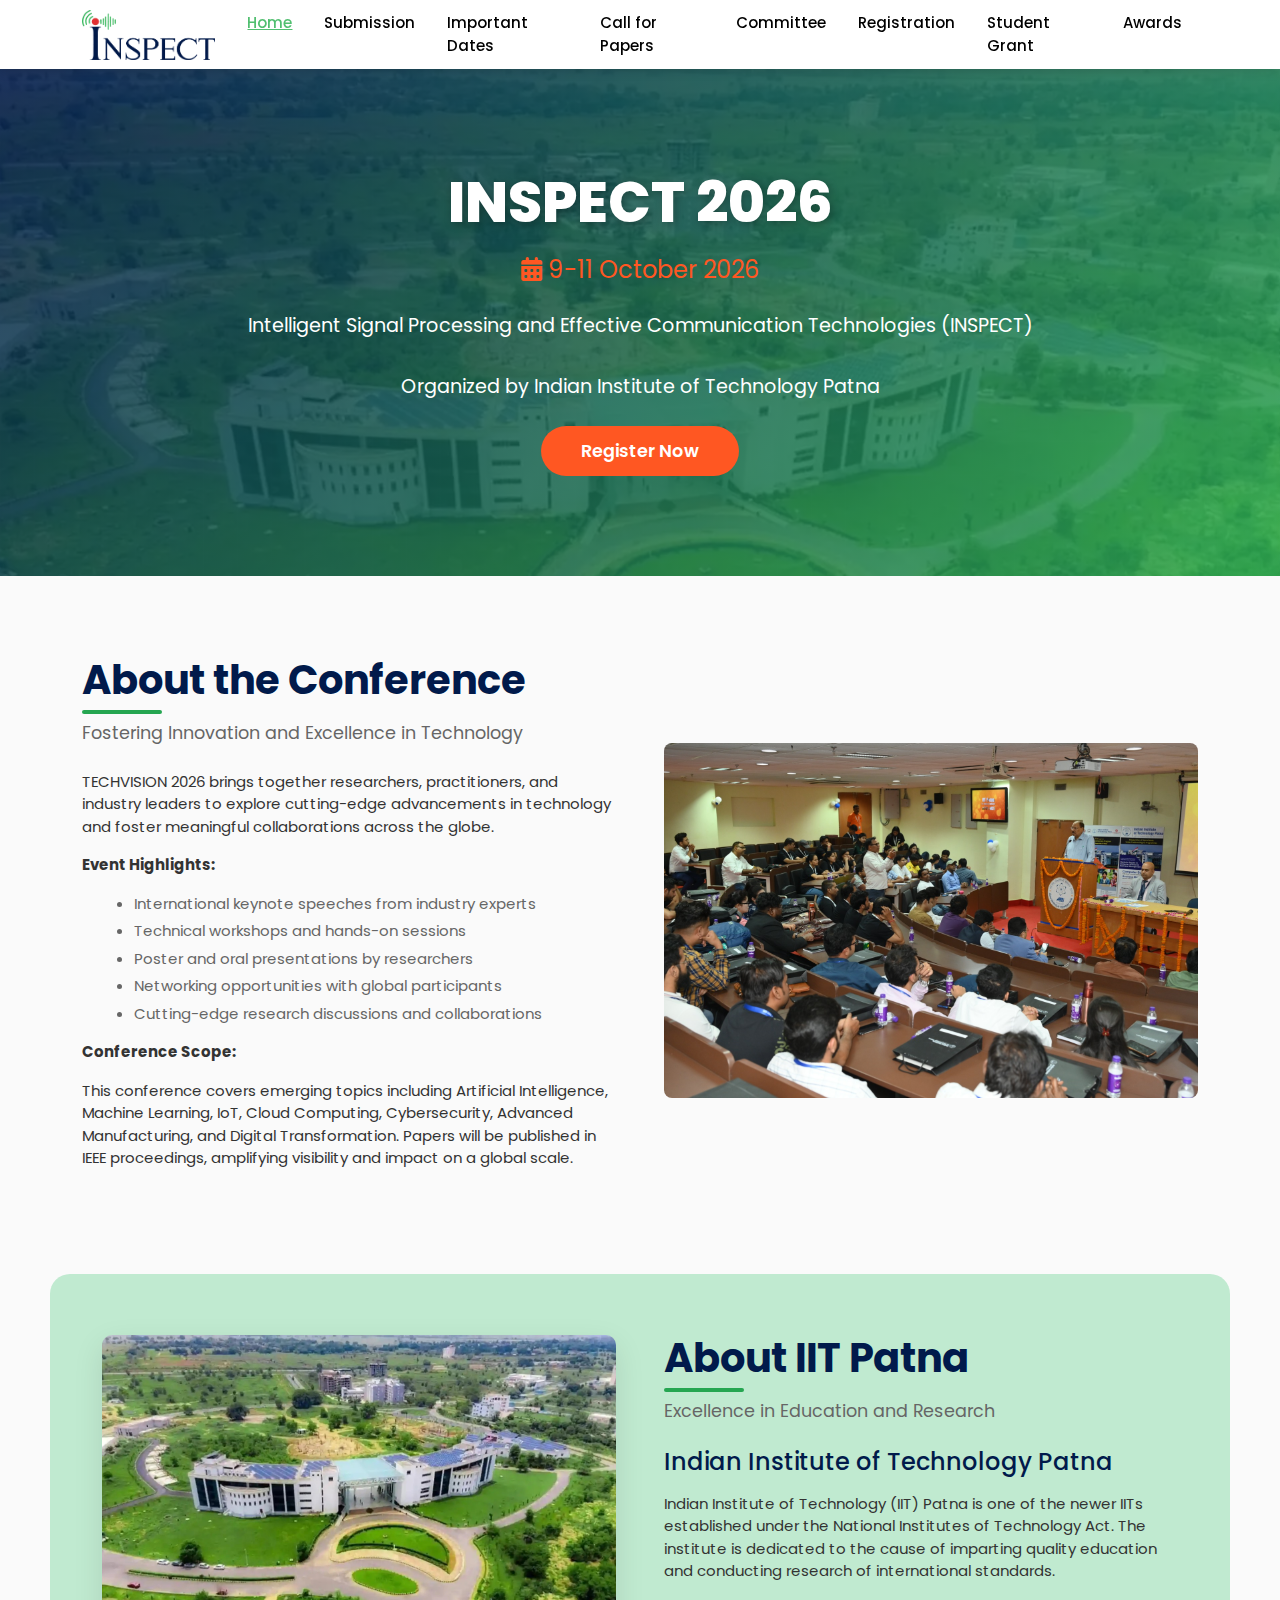
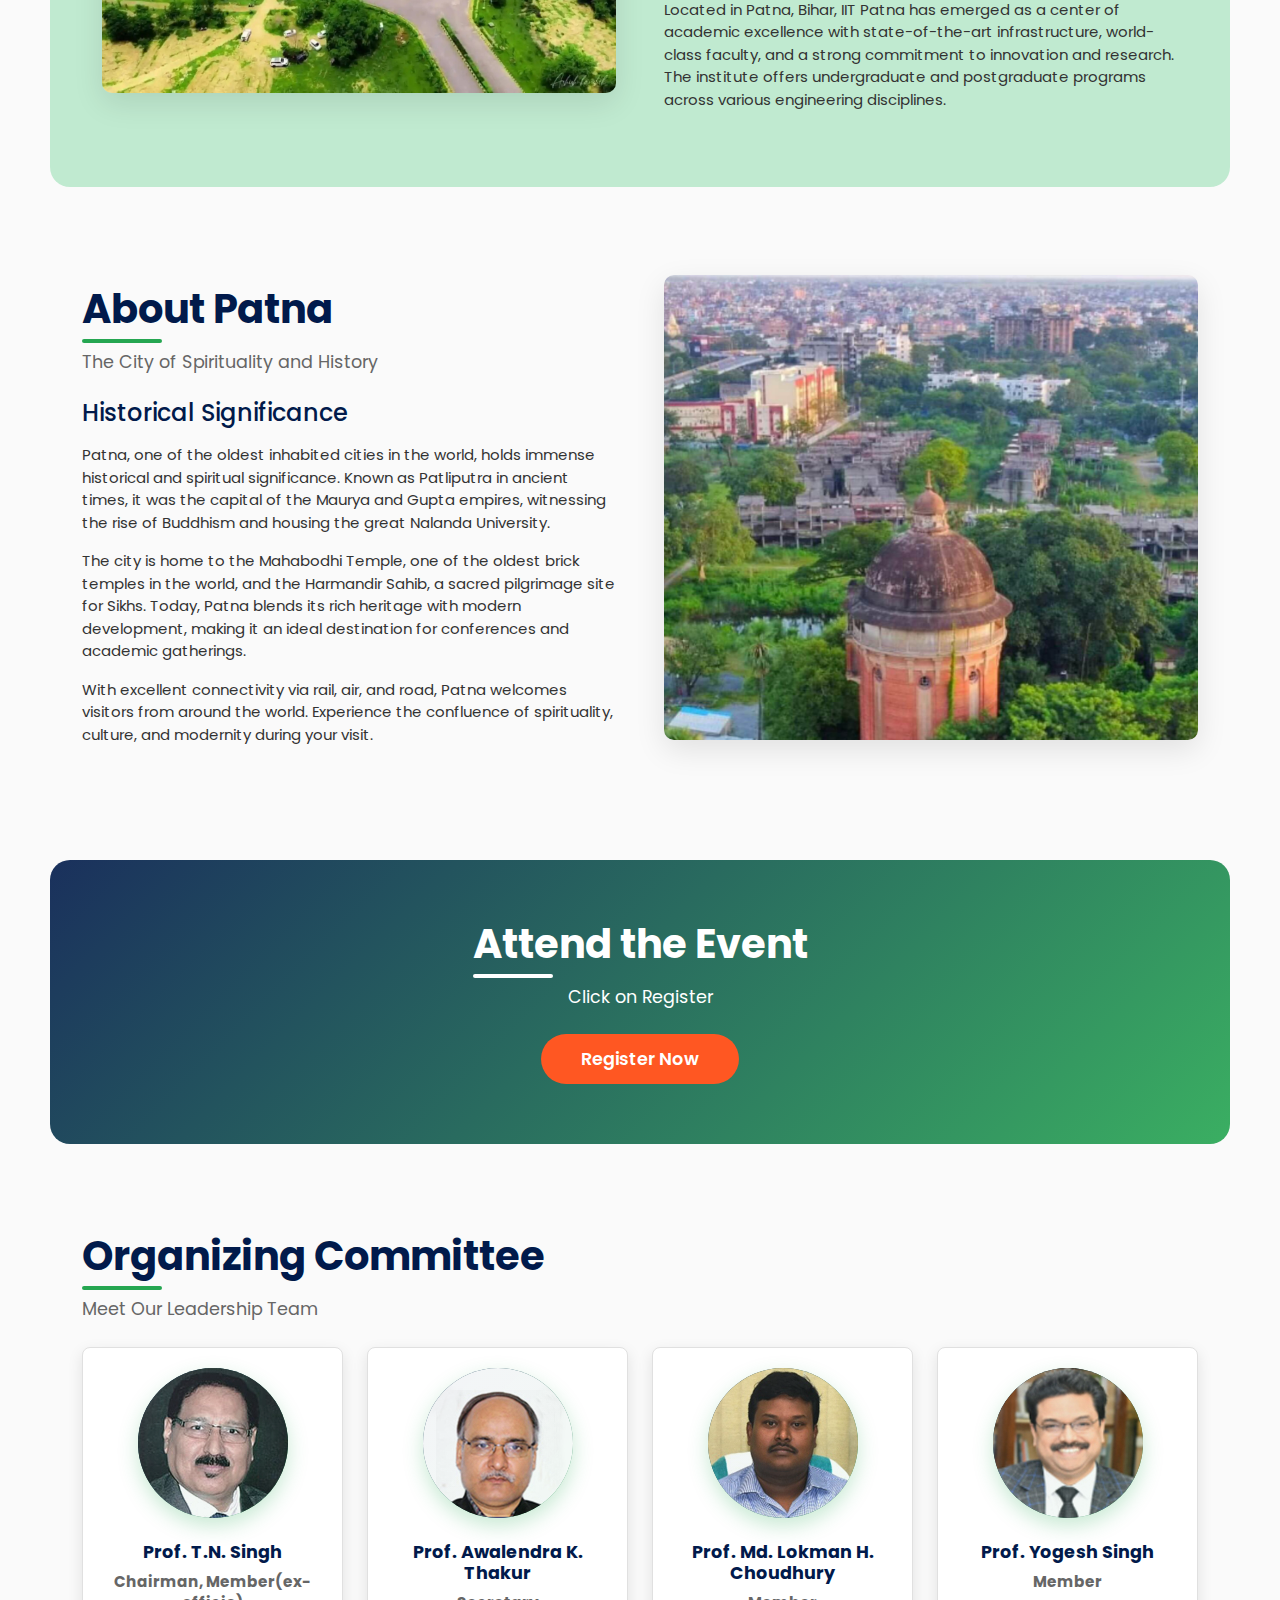
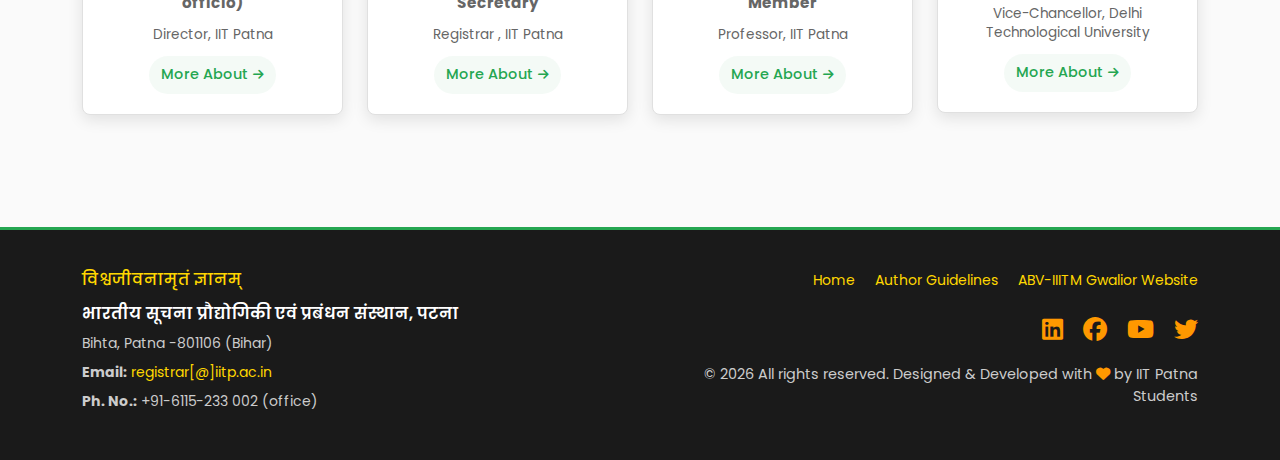
<file: index.html>
<!DOCTYPE html>
<html lang="en">

<head>
  <meta charset="UTF-8">
  <meta name="viewport" content="width=device-width, initial-scale=1.0">
  <title>INSPECT 2026 - IIT Patna Conference</title>

  <!-- Favicon -->
  <link rel="shortcut icon" type="img/x-icon" href="img/favicon.jpg" />

  <!-- Bootstrap CSS -->
  <link href="css/bootstrap.min.css" rel="stylesheet">

  <!-- Font Awesome for Icons -->
  <link rel="stylesheet" href="https://cdnjs.cloudflare.com/ajax/libs/font-awesome/6.4.0/css/all.min.css">

  <!-- Google Fonts -->
  <link href="https://fonts.googleapis.com/css2?family=Poppins:wght@400;600;700;800&display=swap" rel="stylesheet">



  <!-- External CSS File -->
  <link rel="stylesheet" href="css/styles.css">
</head>

<body>

  <!-- ============ NAVBAR ============ -->
  <nav class="navbar navbar-expand-lg navbar-dark py-1">
    <div class="container">
      <a class="navbar-brand" href="#home">
        <img src="img/logo.png" alt="TECHVISION 2026 Logo">
      </a>
      <button class="navbar-toggler" type="button" data-bs-toggle="collapse" data-bs-target="#navbarNav">
        <span class="navbar-toggler-icon"></span>
      </button>
      <div class="collapse navbar-collapse" id="navbarNav">
        <ul class="navbar-nav ms-auto">
          <li class="nav-item">
            <a class="nav-link active" href="index.html">Home</a>
          </li>
          <li class="nav-item">
            <a class="nav-link" href="submission.html">Submission</a>
          </li>
          <li class="nav-item">
            <a class="nav-link" href="important-dates.html">Important Dates</a>
          </li>
          <li class="nav-item">
            <a class="nav-link" href="call-for-papers.html">Call for Papers</a>
          </li>
          <li class="nav-item">
            <a class="nav-link" href="committee.html">Committee</a>
          </li>
          <li class="nav-item">
            <a class="nav-link" href="registration.html">Registration</a>
          </li>
          <li class="nav-item">
            <a class="nav-link" href="student-grant.html">Student Grant</a>
          </li>
          <li class="nav-item">
            <a class="nav-link" href="awards.html">Awards</a>
          </li>
        </ul>
      </div>
    </div>
  </nav>

  <!-- ============ HERO SECTION ============ -->
  <section class="hero" id="home">
    <div class="container hero-content">
      <h1>INSPECT 2026</h1>
      <p class="conference-dates">
        <i class="fas fa-calendar-alt"></i> 9-11 October 2026
      </p>
      <p style="color: white;">
        Intelligent Signal Processing and Effective Communication Technologies (INSPECT)
      </p>
      <p class="mb-4" style="color: white;">
        Organized by Indian Institute of Technology Patna
      </p>
      <!-- <button class="btn-primary-custom"
        onclick="document.getElementById('about-conference').scrollIntoView({behavior: 'smooth'})">
        Learn More
      </button> -->
      <button class="btn-primary-custom" onclick="alert('Registration opens soon!')">
        Register Now
      </button>
    </div>
  </section>

  <!-- ============ ABOUT CONFERENCE ============ -->
  <section class="pb-2" id="about-conference">

    <div class="container">


      <div class="row align-items-center g-md-5 flex-lg-row flex-md-column-reverse">
        <div class="col-lg-6 col-md-12">

          <div class="about-us">
            <h2 class="section-title">About the Conference</h2>
            <p class="section-subtitle">Fostering Innovation and Excellence in Technology</p>
            <p>TECHVISION 2026 brings together researchers, practitioners, and industry leaders to explore cutting-edge
              advancements in technology and foster meaningful collaborations across the globe.</p>

            <p><strong>Event Highlights:</strong></p>
            <ul style="color: #666; margin-left: 20px;">
              <li>International keynote speeches from industry experts</li>
              <li>Technical workshops and hands-on sessions</li>
              <li>Poster and oral presentations by researchers</li>
              <li>Networking opportunities with global participants</li>
              <li>Cutting-edge research discussions and collaborations</li>
            </ul>

            <p style="margin-top: 1rem;"><strong>Conference Scope:</strong></p>
            <p>This conference covers emerging topics including Artificial Intelligence, Machine Learning, IoT, Cloud
              Computing, Cybersecurity, Advanced Manufacturing, and Digital Transformation. Papers will be published in
              IEEE proceedings, amplifying visibility and impact on a global scale.</p>

            <!-- <p style="margin-top: 1rem;"><strong>Why Attend?</strong></p>
            <p>Whether you're an academic researcher, industry professional, or technology enthusiast, TECHVISION 2026
              offers unparalleled opportunities to engage with the latest trends, breakthroughs, and best practices in
              technological innovation.</p> -->
          </div>
        </div>
        <div class="col-lg-6 col-md-12">
          <img src="img/1.jpg" class="img-fluid rounded-3" alt="Conference Image">
        </div>

      </div>

    </div>
  </section>

  <!-- ============ ABOUT INSTITUTE ============ -->
  <section class="pb-2" id="about-institute">
    <div class="section-bg">
      <div class="container">


        <div class="row align-items-center g-md-5 ">
          <div class="col-lg-6">
            <div class="institute-image">
              <img src="img/aa.jpg" alt="IIT Patna">
            </div>
          </div>
          <div class="col-lg-6">
            <h2 class="section-title">About IIT Patna</h2>
            <p class="section-subtitle">Excellence in Education and Research</p>
            <h4 style="color: var(--primary-blue); margin-bottom: 1rem;">Indian Institute of Technology Patna</h4>
            <p>
              Indian Institute of Technology (IIT) Patna is one of the newer IITs established under the National
              Institutes of Technology Act. The institute is dedicated to the cause of imparting quality education and
              conducting research of international standards.
            </p>
            <p>
              Located in Patna, Bihar, IIT Patna has emerged as a center of academic excellence with state-of-the-art
              infrastructure, world-class faculty, and a strong commitment to innovation and research. The institute
              offers undergraduate and postgraduate programs across various engineering disciplines.
            </p>
            <!-- <p>
              With a vision to develop globally competent professionals and contribute to scientific research, IIT Patna
              hosts numerous national and international conferences and seminars, providing a platform for knowledge
              dissemination and collaboration.
            </p> -->
          </div>
        </div>
      </div>
    </div>
  </section>

  <!-- ============ ABOUT INSTITUTE ============ -->
  <section class="pb-2" id="about-institute">

    <div class="container">

      <div class="row align-items-center g-md-5 flex-lg-row flex-md-column-reverse">
        <div class="col-lg-6 col-md-12">
          <h2 class="section-title">About Patna</h2>
          <p class="section-subtitle">The City of Spirituality and History</p>

          <h4 style="color: var(--primary-blue); margin-bottom: 1rem;">Historical Significance</h4>
          <p>
            Patna, one of the oldest inhabited cities in the world, holds immense historical and spiritual
            significance. Known as Patliputra in ancient times, it was the capital of the Maurya and Gupta empires,
            witnessing the rise of Buddhism and housing the great Nalanda University.
          </p>
          <p>
            The city is home to the Mahabodhi Temple, one of the oldest brick temples in the world, and the Harmandir
            Sahib, a sacred pilgrimage site for Sikhs. Today, Patna blends its rich heritage with modern development,
            making it an ideal destination for conferences and academic gatherings.
          </p>
          <p>
            With excellent connectivity via rail, air, and road, Patna welcomes visitors from around the world.
            Experience the confluence of spirituality, culture, and modernity during your visit.
          </p>
        </div>
        <div class="col-lg-6 col-md-12">
          <div class="institute-image">
            <img src="img/2.jpg" class="img-fluid rounded-3" alt="Patna">
          </div>
        </div>


      </div>
    </div>

  </section>



  <!-- ============ CONTACT SECTION ============ -->
  <section class="pb-2" id="contact">
    <div class="section-bg">
      <div class="container">
        <div class="contact-content">
          <h2 class="section-title text-white">Attend the Event</h2>
          <p class="section-subtitle text-white">Click on Register</p>
          <button class="btn-primary-custom" onclick="alert('Registration opens soon!')">
            Register Now
          </button>


        </div>
      </div>
    </div>
    </div>
  </section>
  <!-- ============ COMMITTEE SECTION ============ -->
  <section id="committee">

    <div class="container">
      <h2 class="section-title">Organizing Committee</h2>
      <p class="section-subtitle">Meet Our Leadership Team</p>

      <div class="row">
        <div class="col-md-6 col-lg-3">
          <div class="member-card">
            <div class="member-image">
              <img src="img/tns.jpg">
            </div>
            <h5>Prof. T.N. Singh</h5>
            <p><strong>Chairman, Member(ex-officio)</strong></p>
            <p style="font-size: 0.85rem;">Director, IIT Patna</p>
            <a href="#" class="more-about-link">More About <i class="fas fa-arrow-right"
                style="font-size: 0.75rem;"></i></a>
          </div>
        </div>
        <div class="col-md-6 col-lg-3">
          <div class="member-card">
            <div class="member-image">
              <img src="img/akt.jpg">
            </div>
            <h5>Prof. Awalendra K. Thakur</h5>
            <p><strong>Secretary</strong></p>
            <p style="font-size: 0.85rem;">Registrar , IIT Patna</p>
            <a href="#" class="more-about-link">More About <i class="fas fa-arrow-right"
                style="font-size: 0.75rem;"></i></a>
          </div>
        </div>
        <div class="col-md-6 col-lg-3">
          <div class="member-card">
            <div class="member-image">
              <img src="img//Lchoudhary.jpg">
            </div>
            <h5>Prof. Md. Lokman H. Choudhury</h5>
            <p><strong>Member</strong></p>
            <p style="font-size: 0.85rem;">Professor, IIT Patna</p>
            <a href="#" class="more-about-link">More About <i class="fas fa-arrow-right"
                style="font-size: 0.75rem;"></i></a>
          </div>
        </div>
        <div class="col-md-6 col-lg-3">
          <div class="member-card">
            <div class="member-image">
              <img src="img/yogesh.jpg">
            </div>
            <h5>Prof. Yogesh Singh</h5>
            <p><strong>Member</strong></p>
            <p style="font-size: 0.85rem;">Vice-Chancellor, Delhi Technological University</p>
            <a href="#" class="more-about-link">More About <i class="fas fa-arrow-right"
                style="font-size: 0.75rem;"></i></a>
          </div>
        </div>
      </div>
    </div>

  </section>



  <!-- ============ FOOTER ============ -->
  <footer style="background-color: #1a1a1a; color: #ccc; padding: 40px 0; font-size: 14px;">
    <div class="container">
      <div class="row">
        <!-- LEFT SIDE -->
        <div class="col-md-6 text-start">
          <h6 style="color: #ffd700; margin-bottom: 15px;">विश्वजीवनामृतं ज्ञानम्</h6>
          <h6 style="color: white; margin-bottom: 10px; font-weight: 600;">भारतीय सूचना प्रौद्योगिकी एवं प्रबंधन संस्थान, पटना</h6>
          <p>Bihta, Patna -801106 (Bihar)</p>
          <p><strong>Email:</strong> <a href="mailto:registrar@iitp.ac.in"
              style="color: #ffd700;">registrar[@]iitp.ac.in</a></p>
          <p><strong>Ph. No.:</strong> +91-6115-233 002 (office)</p>
        </div>

        <!-- RIGHT SIDE -->
        <div class="col-md-6 text-end">
          <ul
            style="list-style: none; padding: 0; display: flex; gap: 20px; margin-bottom:5px; justify-content: flex-end;">
            <li><a href="/" style="color:  #ffd700;">Home</a></li>
            <li><a href="/submission.html" style="color:  #ffd700; ">Author Guidelines</a></li>
            <li><a href="https://iiitm.ac.in/index.php/en/" target="_blank" style="color: #ffd700;">ABV-IIITM Gwalior Website</a></li>
          </ul>
          <div style="margin: 1rem 0; display: flex; justify-content: end; gap: 20px;">
            <a href="https://linkedin.com" target="_blank" style="color: var(--accent-gold); font-size: 1.5rem;"><i
                class="fab fa-linkedin"></i></a>
            <a href="https://facebook.com" target="_blank" style="color: var(--accent-gold); font-size: 1.5rem;"><i
                class="fab fa-facebook"></i></a>
            <a href="https://youtube.com" target="_blank" style="color: var(--accent-gold); font-size: 1.5rem;"><i
                class="fab fa-youtube"></i></a>
            <a href="https://x.com" target="_blank" style="color: var(--accent-gold); font-size: 1.5rem;"><i
                class="fab fa-twitter"></i></a>
          </div>
          <p style="margin-top: .5rem; font-size: 0.9rem;">
            &copy; 2026 All rights reserved. Designed & Developed with <i class="fas fa-heart"
              style="color: var(--accent-gold);"></i> by IIT Patna Students
          </p>
        </div>
      </div>
    </div>
  </footer>

  <!-- Bootstrap JS -->
  <script src="js/bootstrap.bundle.min.js"></script>

  <!-- jQuery -->
  <script src="js/jquery-3.6.0.min.js"></script>



  <script>
    // ============ SMOOTH SCROLLING WITH OFFSET ============
    document.querySelectorAll('a[href^="#"]').forEach(anchor => {
      anchor.addEventListener('click', function (e) {
        e.preventDefault();
        const target = document.querySelector(this.getAttribute('href'));
        if (target) {
          const offset = 100; // Navbar height + extra space
          const targetPosition = target.offsetTop - offset;
          window.scrollTo({
            top: targetPosition,
            behavior: 'smooth'
          });
        }
      });
    });

    // ============ SCROLL ANIMATION ============
    const observerOptions = {
      threshold: 0.1,
      rootMargin: '0px 0px -100px 0px'
    };

    const observer = new IntersectionObserver(function (entries) {
      entries.forEach(entry => {
        if (entry.isIntersecting) {
          entry.target.style.animation = 'fadeInUp 0.6s ease forwards';
        }
      });
    }, observerOptions);

    document.querySelectorAll('.about-card, .member-card, .slider-item').forEach(el => {
      observer.observe(el);
    });

    // ============ ACTIVE NAV LINK ============
    window.addEventListener('scroll', function () {
      let current = '';
      document.querySelectorAll('section').forEach(section => {
        const sectionTop = section.offsetTop;
        if (pageYOffset >= sectionTop - 200) {
          current = section.getAttribute('id');
        }
      });

      document.querySelectorAll('.nav-link').forEach(link => {
        link.classList.remove('active');
        if (link.getAttribute('href').slice(1) === current) {
          link.classList.add('active');
        }
      });
    });
  </script>

</body>


</html>
</file>
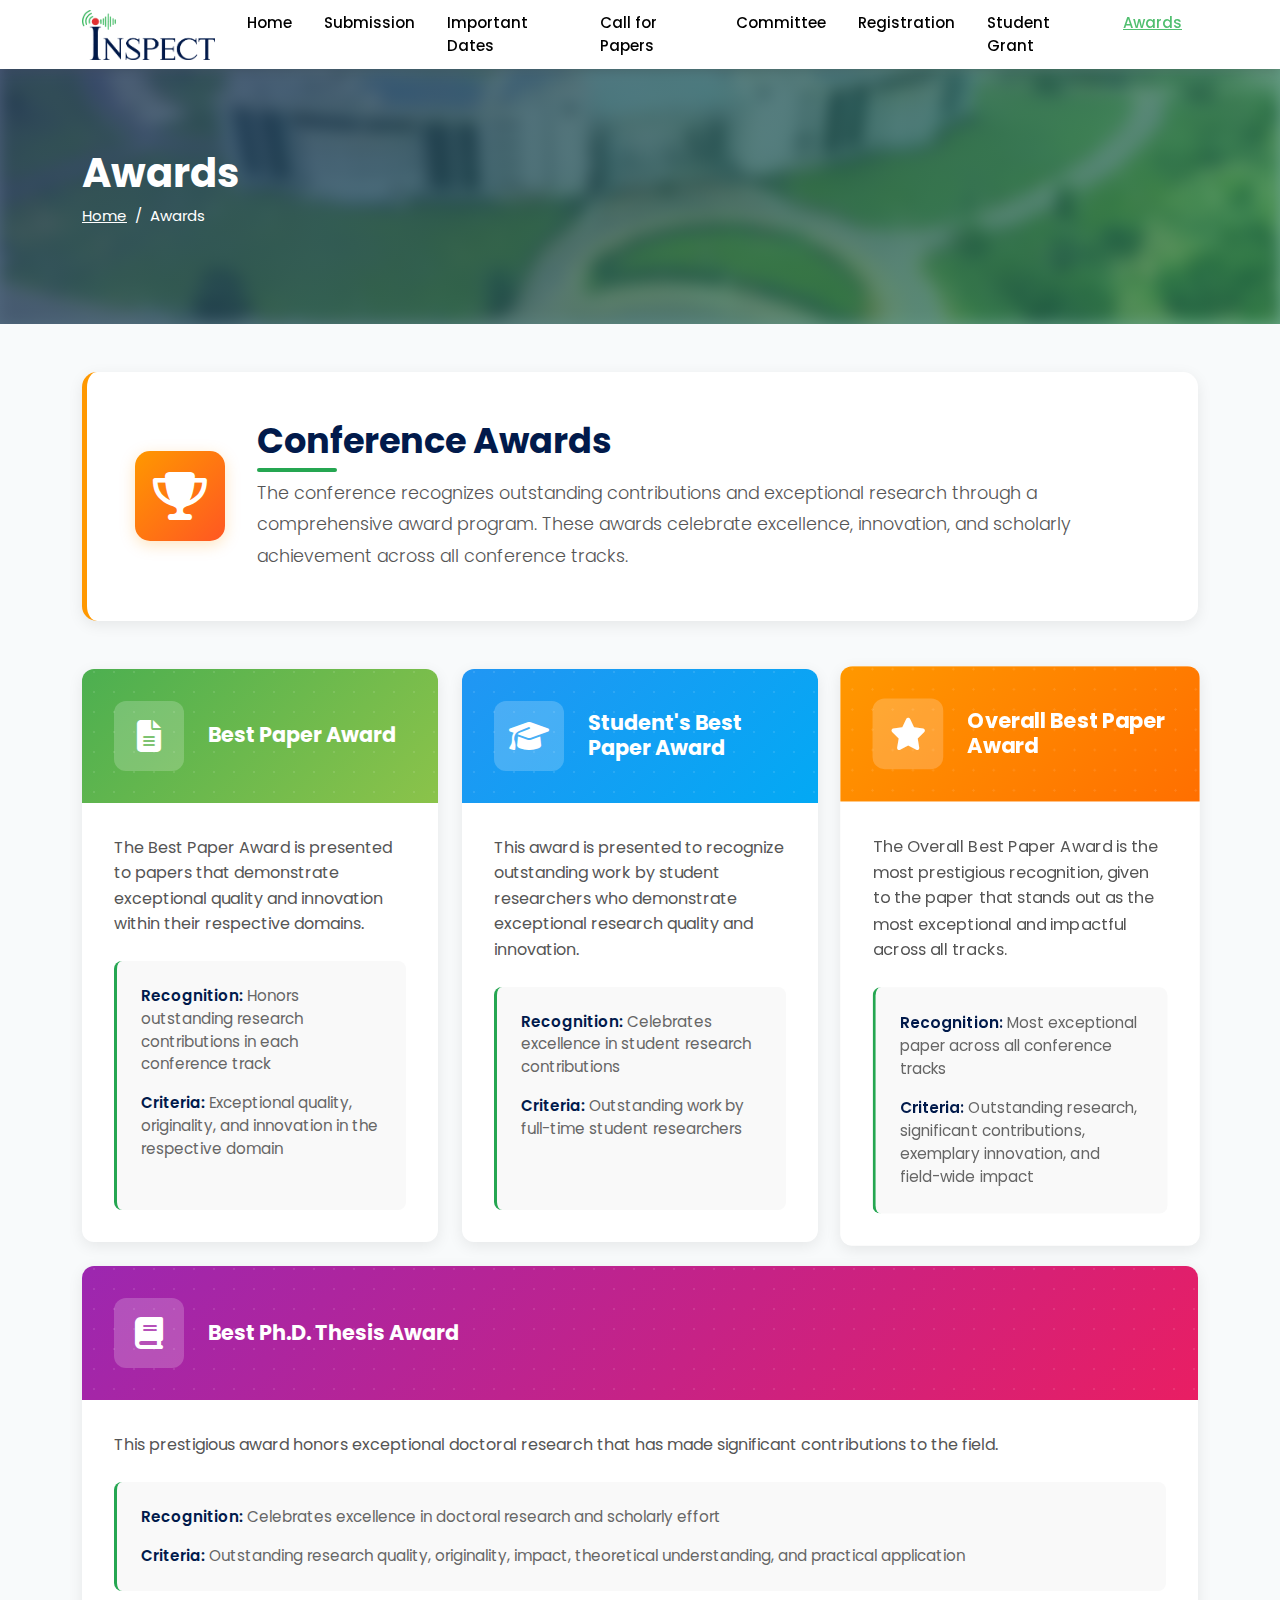
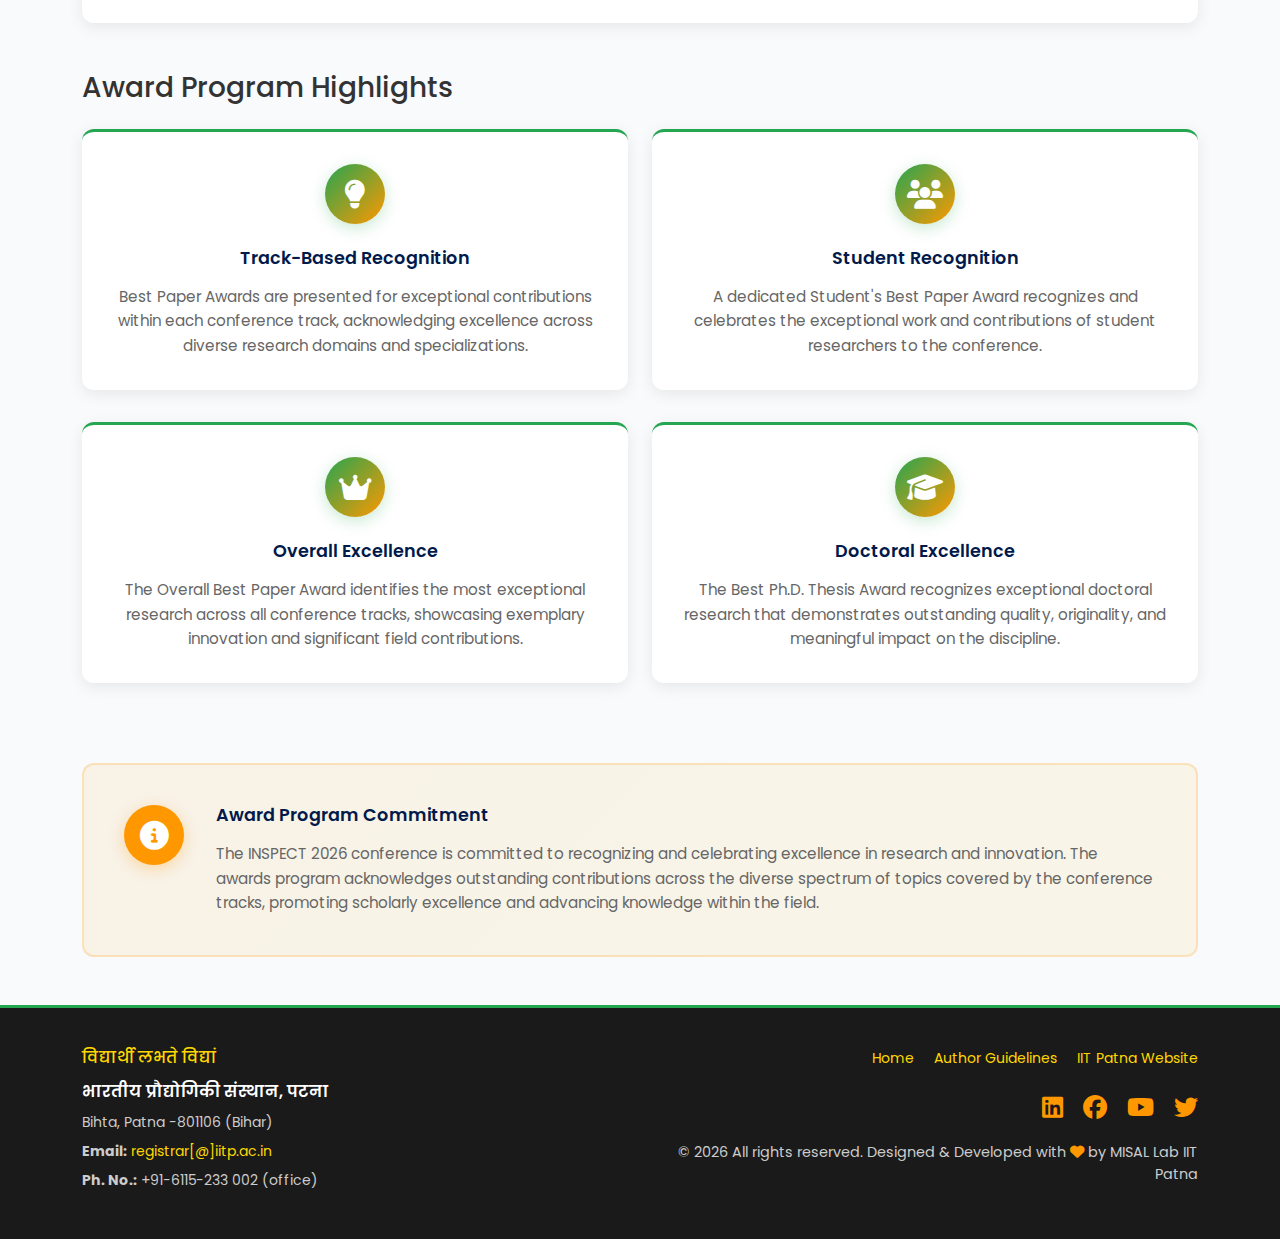
<file: awards.html>
<!DOCTYPE html>
<html lang="en">

<head>
  <meta charset="UTF-8">
  <meta name="viewport" content="width=device-width, initial-scale=1.0">
  <title>Awards - INSPECT 2026</title>

  <!-- Favicon -->
  <link rel="shortcut icon" type="img/x-icon" href="img/favicon.jpg" />

  <!-- Bootstrap CSS -->
  <link href="css/bootstrap.min.css" rel="stylesheet">

  <!-- Font Awesome for Icons -->
  <link rel="stylesheet" href="https://cdnjs.cloudflare.com/ajax/libs/font-awesome/6.4.0/css/all.min.css">

  <!-- Google Fonts -->
  <link href="https://fonts.googleapis.com/css2?family=Poppins:wght@400;600;700;800&display=swap" rel="stylesheet">

  <!-- External CSS File -->
  <link rel="stylesheet" href="css/styles.css">
</head>

<body>

    <!-- ============ NAVBAR ============ -->
    <nav class="navbar navbar-expand-lg navbar-dark py-1">
        <div class="container">
            <a class="navbar-brand" href="index.html">
                <img src="img/logo.png" alt="INSPECT 2026 Logo">
            </a>
            <button class="navbar-toggler" type="button" data-bs-toggle="collapse" data-bs-target="#navbarNav">
                <span class="navbar-toggler-icon"></span>
            </button>
            <div class="collapse navbar-collapse" id="navbarNav">
                <ul class="navbar-nav ms-auto">
                    <li class="nav-item">
                        <a class="nav-link" href="index.html">Home</a>
                    </li>
                    <li class="nav-item">
                        <a class="nav-link" href="submission.html">Submission</a>
                    </li>
                    <li class="nav-item">
                        <a class="nav-link" href="important-dates.html">Important Dates</a>
                    </li>
                    <li class="nav-item">
                        <a class="nav-link" href="call-for-papers.html">Call for Papers</a>
                    </li>
                    <li class="nav-item">
                        <a class="nav-link" href="committee.html">Committee</a>
                    </li>
                    <li class="nav-item">
                        <a class="nav-link" href="registration.html">Registration</a>
                    </li>
                    <li class="nav-item">
                        <a class="nav-link" href="student-grant.html">Student Grant</a>
                    </li>
                    <li class="nav-item">
                        <a class="nav-link active" href="awards.html">Awards</a>
                    </li>
                </ul>
            </div>
        </div>
    </nav>

    <!-- ============ PAGE HEADER ============ -->
    <section class="section-header-bg">
        <div class="container">
            <h1 class="page-title">Awards</h1>
            <nav aria-label="breadcrumb">
                <ol class="breadcrumb">
                    <li class="breadcrumb-item"><a href="index.html">Home</a></li>
                    <li class="breadcrumb-item active">Awards</li>
                </ol>
            </nav>
        </div>
    </section>

    <!-- ============ AWARDS CONTENT ============ -->
    <section class="awards-section py-5">
        <div class="container">
            <!-- Introduction Section -->
            <div class="mb-5">
                <div class="awards-intro-card">
                    <div class="intro-icon">
                        <i class="fas fa-trophy"></i>
                    </div>
                    <div class="intro-content">
                        <h2 class="section-title mb-3">Conference Awards</h2>
                        <p class="lead">The conference recognizes outstanding contributions and exceptional research through a comprehensive award program. These awards celebrate excellence, innovation, and scholarly achievement across all conference tracks.</p>
                    </div>
                </div>
            </div>

            <!-- Awards Grid -->
            <div class="row g-4 mb-5">
                <!-- Best Paper Award -->
                <div class="col-lg-4">
                    <div class="award-card">
                        <div class="award-header best-paper">
                            <div class="award-icon">
                                <i class="fas fa-file-alt"></i>
                            </div>
                            <h3>Best Paper Award</h3>
                        </div>
                        <div class="award-body">
                            <p class="award-description">
                                The Best Paper Award is presented to papers that demonstrate exceptional quality and innovation within their respective domains.
                            </p>
                            <div class="award-highlight">
                                <p><strong>Recognition:</strong> Honors outstanding research contributions in each conference track</p>
                                <p><strong>Criteria:</strong> Exceptional quality, originality, and innovation in the respective domain</p>
                            </div>
                        </div>
                    </div>
                </div>

                <!-- Student's Best Paper Award -->
                <div class="col-lg-4">
                    <div class="award-card">
                        <div class="award-header student-paper">
                            <div class="award-icon">
                                <i class="fas fa-graduation-cap"></i>
                            </div>
                            <h3>Student's Best Paper Award</h3>
                        </div>
                        <div class="award-body">
                            <p class="award-description">
                                This award is presented to recognize outstanding work by student researchers who demonstrate exceptional research quality and innovation.
                            </p>
                            <div class="award-highlight">
                                <p><strong>Recognition:</strong> Celebrates excellence in student research contributions</p>
                                <p><strong>Criteria:</strong> Outstanding work by full-time student researchers</p>
                            </div>
                        </div>
                    </div>
                </div>

                <!-- Overall Best Paper Award -->
                <div class="col-lg-4">
                    <div class="award-card featured">
                        <div class="award-header overall-paper">
                            <div class="award-icon">
                                <i class="fas fa-star"></i>
                            </div>
                            <h3>Overall Best Paper Award</h3>
                        </div>
                        <div class="award-body">
                            <p class="award-description">
                                The Overall Best Paper Award is the most prestigious recognition, given to the paper that stands out as the most exceptional and impactful across all tracks.
                            </p>
                            <div class="award-highlight">
                                <p><strong>Recognition:</strong> Most exceptional paper across all conference tracks</p>
                                <p><strong>Criteria:</strong> Outstanding research, significant contributions, exemplary innovation, and field-wide impact</p>
                            </div>
                        </div>
                    </div>
                </div>

                <!-- Best Ph.D. Thesis Award -->
                <div class="col-lg-12">
                    <div class="award-card">
                        <div class="award-header phd-thesis">
                            <div class="award-icon">
                                <i class="fas fa-book"></i>
                            </div>
                            <h3>Best Ph.D. Thesis Award</h3>
                        </div>
                        <div class="award-body">
                            <p class="award-description">
                                This prestigious award honors exceptional doctoral research that has made significant contributions to the field.
                            </p>
                            <div class="award-highlight">
                                <p><strong>Recognition:</strong> Celebrates excellence in doctoral research and scholarly effort</p>
                                <p><strong>Criteria:</strong> Outstanding research quality, originality, impact, theoretical understanding, and practical application</p>
                            </div>
                        </div>
                    </div>
                </div>
            </div>

            <!-- Award Details Section -->
            <div class="mt-5">
                <h3 class="subTitle mb-4">Award Program Highlights</h3>
                <div class="row">
                    <div class="col-lg-6">
                        <div class="highlight-card">
                            <div class="highlight-icon">
                                <i class="fas fa-lightbulb"></i>
                            </div>
                            <h5>Track-Based Recognition</h5>
                            <p>Best Paper Awards are presented for exceptional contributions within each conference track, acknowledging excellence across diverse research domains and specializations.</p>
                        </div>
                    </div>

                    <div class="col-lg-6">
                        <div class="highlight-card">
                            <div class="highlight-icon">
                                <i class="fas fa-users"></i>
                            </div>
                            <h5>Student Recognition</h5>
                            <p>A dedicated Student's Best Paper Award recognizes and celebrates the exceptional work and contributions of student researchers to the conference.</p>
                        </div>
                    </div>

                    <div class="col-lg-6">
                        <div class="highlight-card">
                            <div class="highlight-icon">
                                <i class="fas fa-crown"></i>
                            </div>
                            <h5>Overall Excellence</h5>
                            <p>The Overall Best Paper Award identifies the most exceptional research across all conference tracks, showcasing exemplary innovation and significant field contributions.</p>
                        </div>
                    </div>

                    <div class="col-lg-6">
                        <div class="highlight-card">
                            <div class="highlight-icon">
                                <i class="fas fa-graduation-cap"></i>
                            </div>
                            <h5>Doctoral Excellence</h5>
                            <p>The Best Ph.D. Thesis Award recognizes exceptional doctoral research that demonstrates outstanding quality, originality, and meaningful impact on the discipline.</p>
                        </div>
                    </div>
                </div>
            </div>

            <!-- Important Note -->
            <div class="mt-5">
                <div class="awards-note-section">
                    <div class="note-badge">
                        <i class="fas fa-info-circle"></i>
                    </div>
                    <div class="note-text">
                        <h5>Award Program Commitment</h5>
                        <p>The INSPECT 2026 conference is committed to recognizing and celebrating excellence in research and innovation. The awards program acknowledges outstanding contributions across the diverse spectrum of topics covered by the conference tracks, promoting scholarly excellence and advancing knowledge within the field.</p>
                    </div>
                </div>
            </div>
        </div>
    </section>

    <!-- ============ FOOTER ============ -->
    <footer style="background-color: #1a1a1a; color: #ccc; padding: 40px 0; font-size: 14px;">
        <div class="container">
            <div class="row">
                <!-- LEFT SIDE -->
                <div class="col-md-6 text-start">
                    <h6 style="color: #ffd700; margin-bottom: 15px;">विद्यार्थी लभते विद्यां</h6>
                    <h6 style="color: white; margin-bottom: 10px; font-weight: 600;">भारतीय प्रौद्योगिकी संस्थान, पटना</h6>
                    <p>Bihta, Patna -801106 (Bihar)</p>
                    <p>
                        <strong>Email:</strong> <a href="mailto:registrar@iitp.ac.in"
                                                   style="color: #ffd700;">registrar[@]iitp.ac.in</a>
                    </p>
                    <p><strong>Ph. No.:</strong> +91-6115-233 002 (office)</p>
                </div>

                <!-- RIGHT SIDE -->
                <div class="col-md-6 text-end">
                    <ul style="list-style: none; padding: 0; display: flex; gap: 20px; margin-bottom:5px; justify-content: flex-end;">
                        <li><a href="/" style="color:  #ffd700;">Home</a></li>
                        <li><a href="/submission.html" style="color:  #ffd700; ">Author Guidelines</a></li>
                        <li><a href="https://www.iitp.ac.in/" target="_blank" style="color: #ffd700;">IIT Patna Website</a></li>
                    </ul>
                    <div style="margin: 1rem 0; display: flex; justify-content: end; gap: 20px;">
                        <a href="https://www.iitp.ac.in/" target="_blank" style="color: var(--accent-gold); font-size: 1.5rem;">
                            <i class="fab fa-linkedin"></i>
                        </a>
                        <a href="https://www.iitp.ac.in/" target="_blank" style="color: var(--accent-gold); font-size: 1.5rem;">
                            <i class="fab fa-facebook"></i>
                        </a>
                        <a href="https://www.iitp.ac.in/" target="_blank" style="color: var(--accent-gold); font-size: 1.5rem;">
                            <i class="fab fa-youtube"></i>
                        </a>
                        <a href="https://www.iitp.ac.in/" target="_blank" style="color: var(--accent-gold); font-size: 1.5rem;">
                            <i class="fab fa-twitter"></i>
                        </a>
                    </div>
                    <p style="margin-top: .5rem; font-size: 0.9rem;">
                        &copy; 2026 All rights reserved. Designed & Developed with <i class="fas fa-heart"
                                                                                      style="color: var(--accent-gold);"></i> by MISAL Lab IIT Patna
                    </p>
                </div>
            </div>
        </div>
    </footer>


    <!-- Bootstrap JS -->
    <script src="js/bootstrap.bundle.min.js"></script>

    <!-- jQuery -->
    <script src="js/jquery-3.6.0.min.js"></script>

    <style>
        .bg-gold {
            background-color: #ffc107 !important;
        }

        .card-header {
            padding: 1rem;
            border-bottom: 1px solid rgba(0,0,0,.125);
        }

            .card-header h5 {
                font-weight: 600;
            }
    </style>

</body>

</html>
</file>
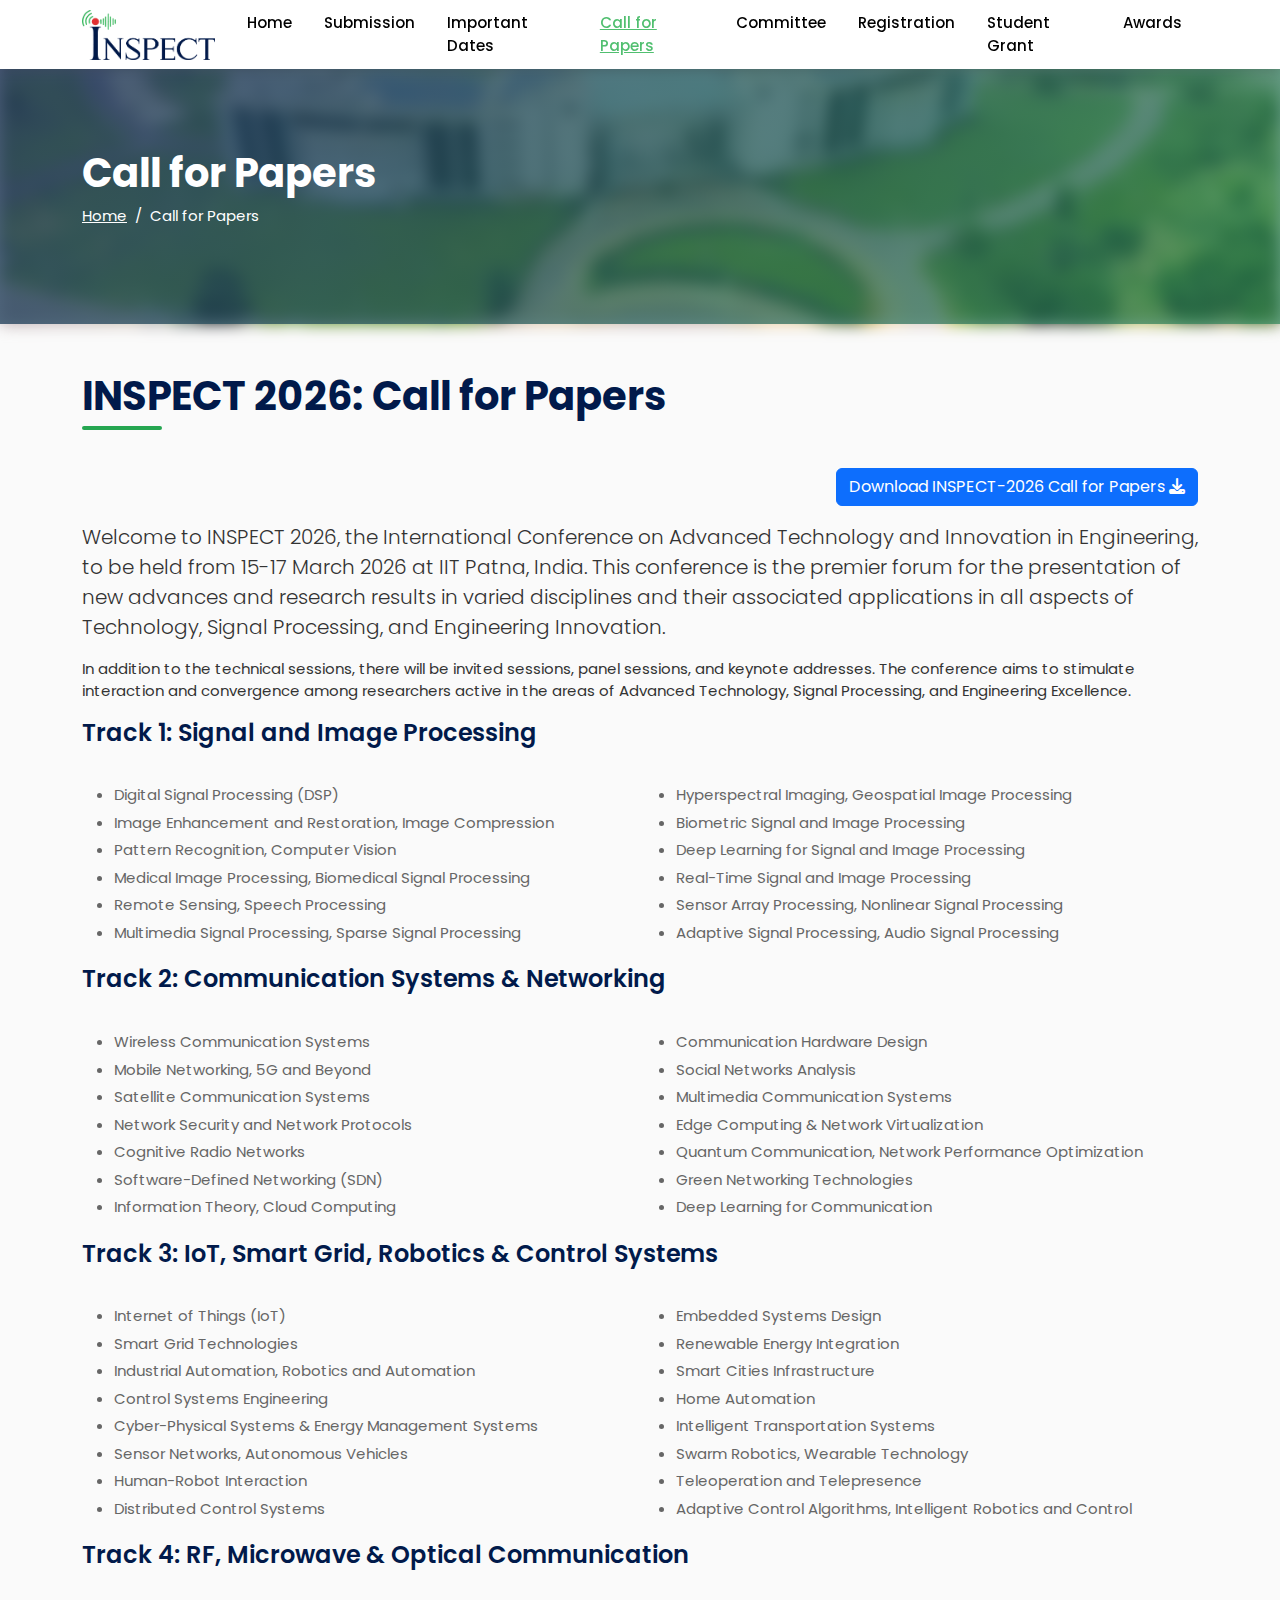
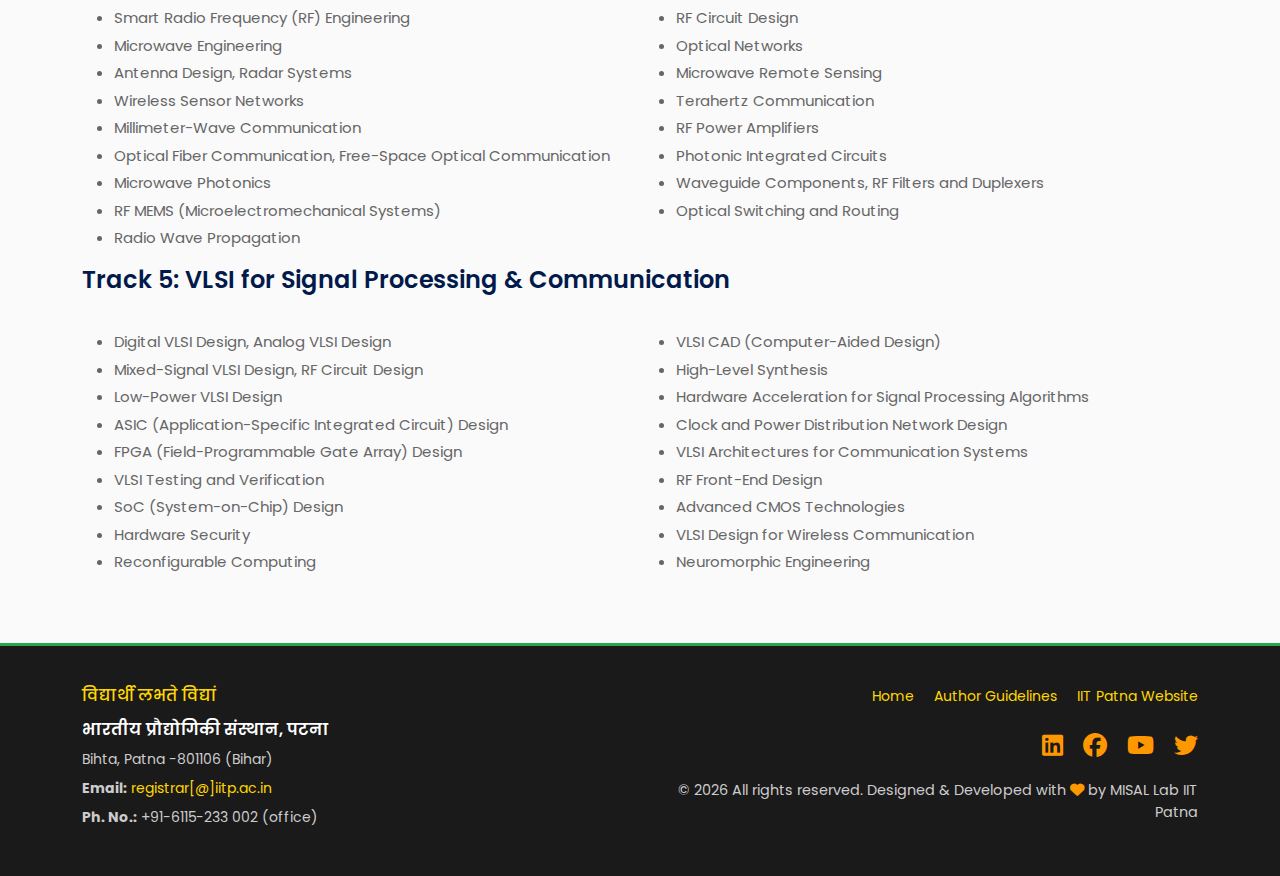
<file: call-for-papers.html>
<!DOCTYPE html>
<html lang="en">

<head>
  <meta charset="UTF-8">
  <meta name="viewport" content="width=device-width, initial-scale=1.0">
  <title>Call for Papers - INSPECT 2026</title>

  <!-- Favicon -->
  <link rel="shortcut icon" type="img/x-icon" href="img/favicon.jpg" />

  <!-- Bootstrap CSS -->
  <link href="css/bootstrap.min.css" rel="stylesheet">

  <!-- Font Awesome for Icons -->
  <link rel="stylesheet" href="https://cdnjs.cloudflare.com/ajax/libs/font-awesome/6.4.0/css/all.min.css">

  <!-- Google Fonts -->
  <link href="https://fonts.googleapis.com/css2?family=Poppins:wght@400;600;700;800&display=swap" rel="stylesheet">

  <!-- External CSS File -->
  <link rel="stylesheet" href="css/styles.css">
</head>

<body>

    <!-- ============ NAVBAR ============ -->
    <nav class="navbar navbar-expand-lg navbar-dark py-1">
        <div class="container">
            <a class="navbar-brand" href="index.html">
                <img src="img/logo.png" alt="INSPECT 2026 Logo">
            </a>
            <button class="navbar-toggler" type="button" data-bs-toggle="collapse" data-bs-target="#navbarNav">
                <span class="navbar-toggler-icon"></span>
            </button>
            <div class="collapse navbar-collapse" id="navbarNav">
                <ul class="navbar-nav ms-auto">
                    <li class="nav-item">
                        <a class="nav-link" href="index.html">Home</a>
                    </li>
                    <li class="nav-item">
                        <a class="nav-link" href="submission.html">Submission</a>
                    </li>
                    <li class="nav-item">
                        <a class="nav-link" href="important-dates.html">Important Dates</a>
                    </li>
                    <li class="nav-item">
                        <a class="nav-link active" href="call-for-papers.html">Call for Papers</a>
                    </li>
                    <li class="nav-item">
                        <a class="nav-link" href="committee.html">Committee</a>
                    </li>
                    <li class="nav-item">
                        <a class="nav-link" href="registration.html">Registration</a>
                    </li>
                    <li class="nav-item">
                        <a class="nav-link" href="student-grant.html">Student Grant</a>
                    </li>
                    <li class="nav-item">
                        <a class="nav-link" href="awards.html">Awards</a>
                    </li>
                </ul>
            </div>
        </div>
    </nav>

    <!-- ============ PAGE HEADER ============ -->
    <section class="section-header-bg">
        <div class="container">
            <h1 class="page-title">Call for Papers</h1>
            <nav aria-label="breadcrumb">
                <ol class="breadcrumb">
                    <li class="breadcrumb-item"><a href="index.html">Home</a></li>
                    <li class="breadcrumb-item active">Call for Papers</li>
                </ol>
            </nav>
        </div>
    </section>

    <!-- ============ CALL FOR PAPERS CONTENT ============ -->
    <section class="py-5">
        <div class="container">
            <div class="row">
                <div class="col-lg-12">
                    <h2 class="section-title mb-4">INSPECT 2026: Call for Papers</h2>
                    <p class="mt-4 text-end">
                        <a href="submission.html" class="btn btn-primary">Download INSPECT-2026 Call for Papers <i class="fas fa-download"></i> </a>
                    </p>

                    <p class="lead">Welcome to INSPECT 2026, the International Conference on Advanced Technology and Innovation in Engineering, to be held from 15-17 March 2026 at IIT Patna, India. This conference is the premier forum for the presentation of new advances and research results in varied disciplines and their associated applications in all aspects of Technology, Signal Processing, and Engineering Innovation.</p>

                    <p>In addition to the technical sessions, there will be invited sessions, panel sessions, and keynote addresses. The conference aims to stimulate interaction and convergence among researchers active in the areas of Advanced Technology, Signal Processing, and Engineering Excellence.</p>

                    <h4 class="subTitle">Track 1: Signal and Image Processing</h4>
                    <ul class="columnCount2" style="color: #666;">
                        <li>Digital Signal Processing (DSP)</li>
                        <li>Image Enhancement and Restoration, Image Compression</li>
                        <li>Pattern Recognition, Computer Vision</li>
                        <li>Medical Image Processing, Biomedical Signal Processing</li>
                        <li>Remote Sensing, Speech Processing</li>
                        <li>Multimedia Signal Processing, Sparse Signal Processing</li>
                        <li>Hyperspectral Imaging, Geospatial Image Processing</li>
                        <li>Biometric Signal and Image Processing</li>
                        <li>Deep Learning for Signal and Image Processing</li>
                        <li>Real-Time Signal and Image Processing</li>
                        <li>Sensor Array Processing, Nonlinear Signal Processing</li>
                        <li>Adaptive Signal Processing, Audio Signal Processing</li>
                    </ul>

                    <h4 class="subTitle">Track 2: Communication Systems & Networking</h4>
                    <ul class="columnCount2" style="color: #666;">
                        <li>Wireless Communication Systems</li>
                        <li>Mobile Networking, 5G and Beyond</li>
                        <li>Satellite Communication Systems</li>
                        <li>Network Security and Network Protocols</li>
                        <li>Cognitive Radio Networks</li>
                        <li>Software-Defined Networking (SDN)</li>
                        <li>Information Theory, Cloud Computing</li>
                        <li>Communication Hardware Design</li>
                        <li>Social Networks Analysis</li>
                        <li>Multimedia Communication Systems</li>
                        <li>Edge Computing & Network Virtualization</li>
                        <li>Quantum Communication, Network Performance Optimization</li>
                        <li>Green Networking Technologies</li>
                        <li>Deep Learning for Communication</li>
                    </ul>

                    <h4 class="subTitle">Track 3: IoT, Smart Grid, Robotics & Control Systems</h4>
                    <ul class="columnCount2" style="color: #666;">
                        <li>Internet of Things (IoT)</li>
                        <li>Smart Grid Technologies</li>
                        <li>Industrial Automation, Robotics and Automation</li>
                        <li>Control Systems Engineering</li>
                        <li>Cyber-Physical Systems & Energy Management Systems</li>
                        <li>Sensor Networks, Autonomous Vehicles</li>
                        <li>Human-Robot Interaction</li>
                        <li>Distributed Control Systems</li>
                        <li>Embedded Systems Design</li>
                        <li>Renewable Energy Integration</li>
                        <li>Smart Cities Infrastructure</li>
                        <li>Home Automation</li>
                        <li>Intelligent Transportation Systems</li>
                        <li>Swarm Robotics, Wearable Technology</li>
                        <li>Teleoperation and Telepresence</li>
                        <li>Adaptive Control Algorithms, Intelligent Robotics and Control</li>
                    </ul>

                    <h4 class="subTitle">Track 4: RF, Microwave & Optical Communication</h4>
                    <ul class="columnCount2" style="color: #666;">
                        <li>Smart Radio Frequency (RF) Engineering</li>
                        <li>Microwave Engineering</li>
                        <li>Antenna Design, Radar Systems</li>
                        <li>Wireless Sensor Networks</li>
                        <li>Millimeter-Wave Communication</li>
                        <li>Optical Fiber Communication, Free-Space Optical Communication</li>
                        <li>Microwave Photonics</li>
                        <li>RF MEMS (Microelectromechanical Systems)</li>
                        <li>Radio Wave Propagation</li>
                        <li>RF Circuit Design</li>
                        <li>Optical Networks</li>
                        <li>Microwave Remote Sensing</li>
                        <li>Terahertz Communication</li>
                        <li>RF Power Amplifiers</li>
                        <li>Photonic Integrated Circuits</li>
                        <li>Waveguide Components, RF Filters and Duplexers</li>
                        <li>Optical Switching and Routing</li>
                    </ul>

                    <h4 class="subTitle">Track 5: VLSI for Signal Processing & Communication</h4>
                    <ul class="columnCount2" style="color: #666;">
                        <li>Digital VLSI Design, Analog VLSI Design</li>
                        <li>Mixed-Signal VLSI Design, RF Circuit Design</li>
                        <li>Low-Power VLSI Design</li>
                        <li>ASIC (Application-Specific Integrated Circuit) Design</li>
                        <li>FPGA (Field-Programmable Gate Array) Design</li>
                        <li>VLSI Testing and Verification</li>
                        <li>SoC (System-on-Chip) Design</li>
                        <li>Hardware Security</li>
                        <li>Reconfigurable Computing</li>
                        <li>VLSI CAD (Computer-Aided Design)</li>
                        <li>High-Level Synthesis</li>
                        <li>Hardware Acceleration for Signal Processing Algorithms</li>
                        <li>Clock and Power Distribution Network Design</li>
                        <li>VLSI Architectures for Communication Systems</li>
                        <li>RF Front-End Design</li>
                        <li>Advanced CMOS Technologies</li>
                        <li>VLSI Design for Wireless Communication</li>
                        <li>Neuromorphic Engineering</li>
                    </ul>




                </div>


            </div>
        </div>
    </section>

    <!-- ============ FOOTER ============ -->
    <footer style="background-color: #1a1a1a; color: #ccc; padding: 40px 0; font-size: 14px;">
        <div class="container">
            <div class="row">
                <!-- LEFT SIDE -->
                <div class="col-md-6 text-start">
                    <h6 style="color: #ffd700; margin-bottom: 15px;">विद्यार्थी लभते विद्यां</h6>
                    <h6 style="color: white; margin-bottom: 10px; font-weight: 600;">भारतीय प्रौद्योगिकी संस्थान, पटना</h6>
                    <p>Bihta, Patna -801106 (Bihar)</p>
                    <p>
                        <strong>Email:</strong> <a href="mailto:registrar@iitp.ac.in"
                                                   style="color: #ffd700;">registrar[@]iitp.ac.in</a>
                    </p>
                    <p><strong>Ph. No.:</strong> +91-6115-233 002 (office)</p>
                </div>

                <!-- RIGHT SIDE -->
                <div class="col-md-6 text-end">
                    <ul style="list-style: none; padding: 0; display: flex; gap: 20px; margin-bottom:5px; justify-content: flex-end;">
                        <li><a href="/" style="color:  #ffd700;">Home</a></li>
                        <li><a href="/submission.html" style="color:  #ffd700; ">Author Guidelines</a></li>
                        <li><a href="https://www.iitp.ac.in/" target="_blank" style="color: #ffd700;">IIT Patna Website</a></li>
                    </ul>
                    <div style="margin: 1rem 0; display: flex; justify-content: end; gap: 20px;">
                        <a href="https://www.iitp.ac.in/" target="_blank" style="color: var(--accent-gold); font-size: 1.5rem;">
                            <i class="fab fa-linkedin"></i>
                        </a>
                        <a href="https://www.iitp.ac.in/" target="_blank" style="color: var(--accent-gold); font-size: 1.5rem;">
                            <i class="fab fa-facebook"></i>
                        </a>
                        <a href="https://www.iitp.ac.in/" target="_blank" style="color: var(--accent-gold); font-size: 1.5rem;">
                            <i class="fab fa-youtube"></i>
                        </a>
                        <a href="https://www.iitp.ac.in/" target="_blank" style="color: var(--accent-gold); font-size: 1.5rem;">
                            <i class="fab fa-twitter"></i>
                        </a>
                    </div>
                    <p style="margin-top: .5rem; font-size: 0.9rem;">
                        &copy; 2026 All rights reserved. Designed & Developed with <i class="fas fa-heart"
                                                                                      style="color: var(--accent-gold);"></i> by MISAL Lab IIT Patna
                    </p>
                </div>
            </div>
        </div>
    </footer>

    <!-- Bootstrap JS -->
    <script src="js/bootstrap.bundle.min.js"></script>

    <!-- jQuery -->
    <script src="js/jquery-3.6.0.min.js"></script>

</body>

</html>
</file>
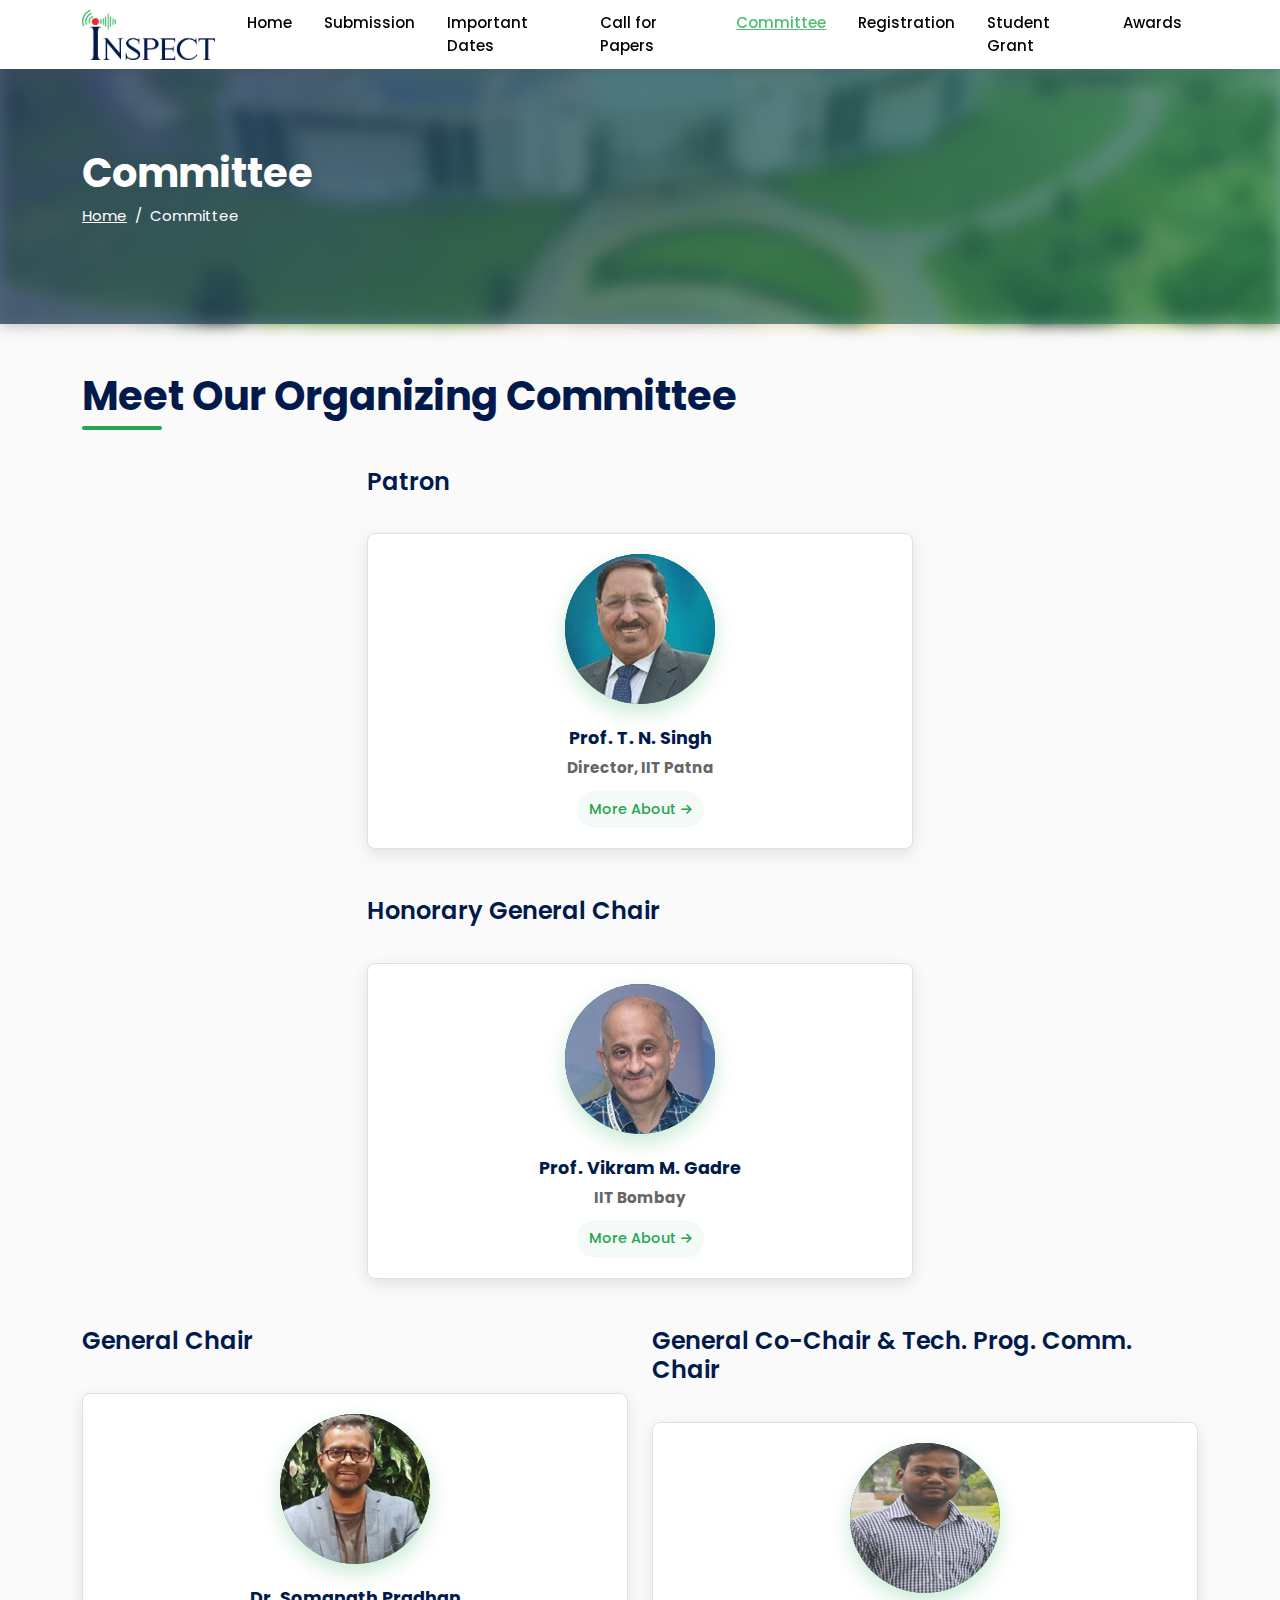
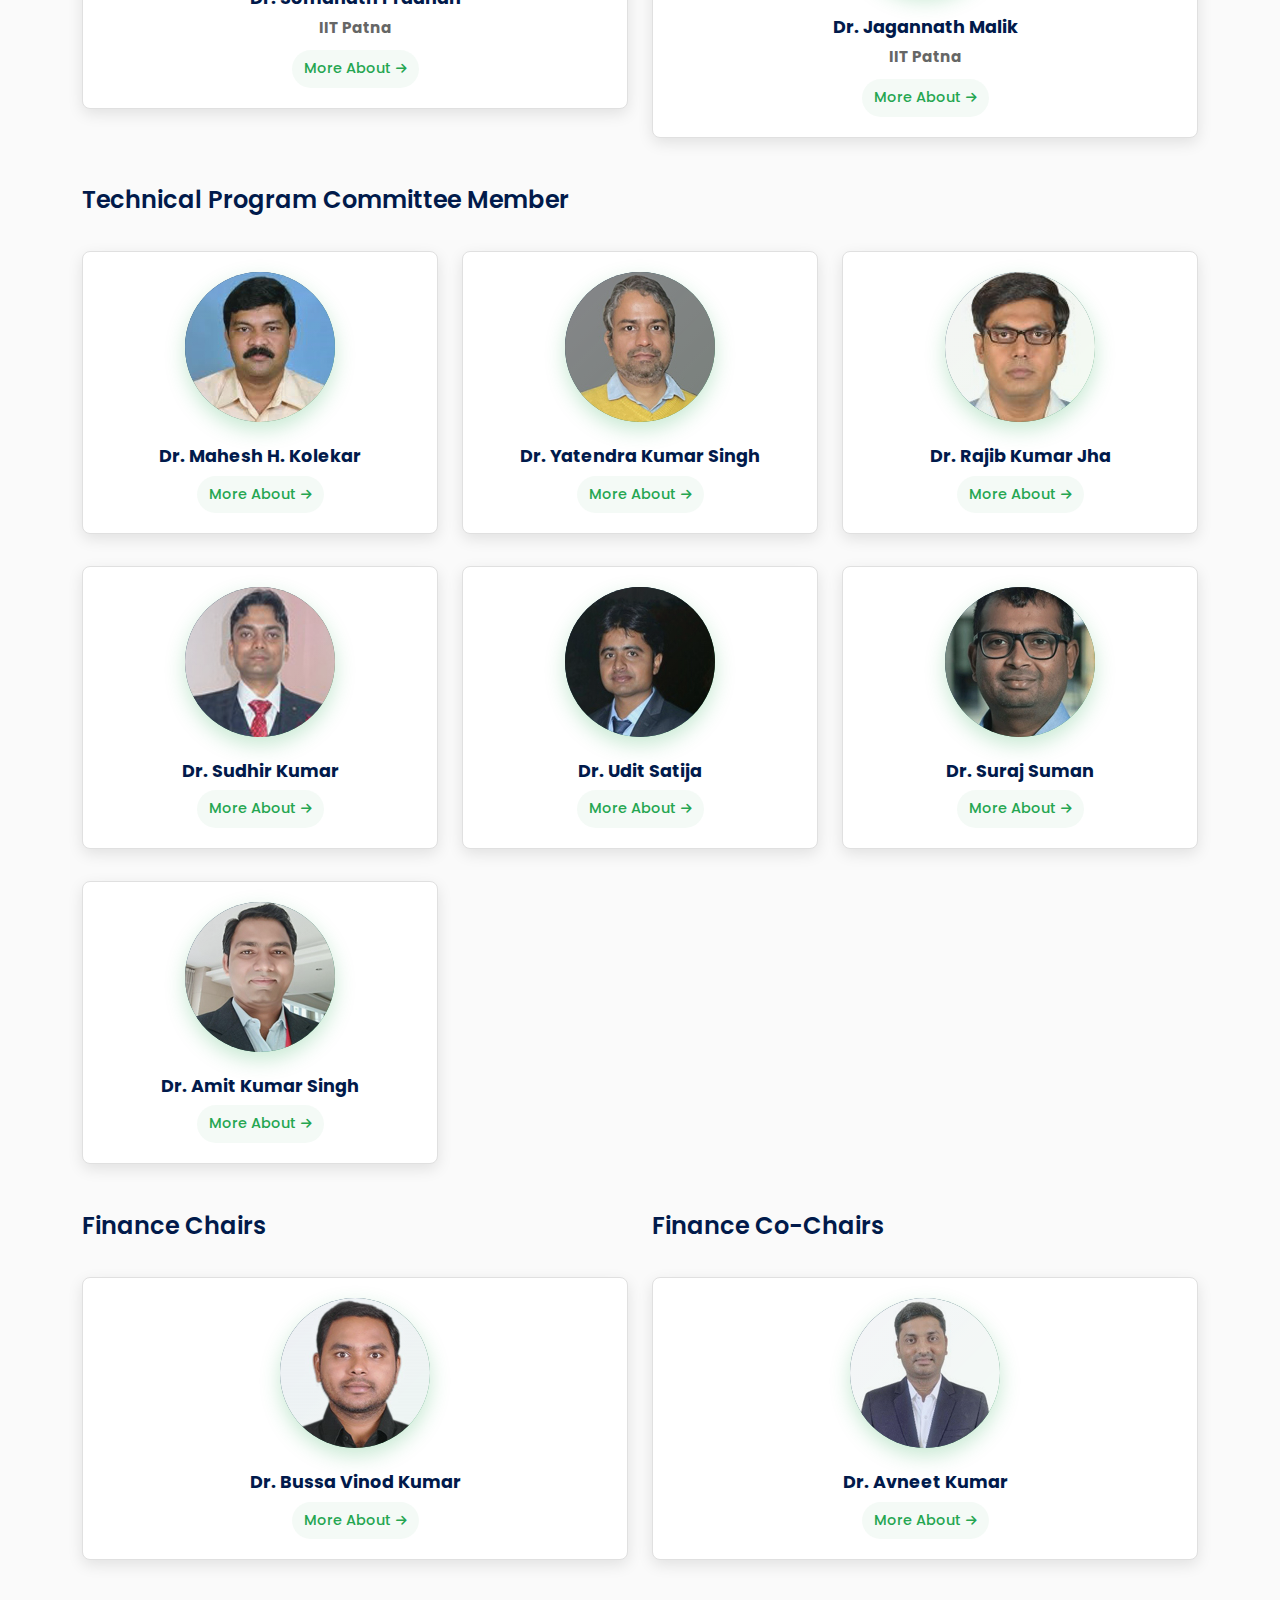
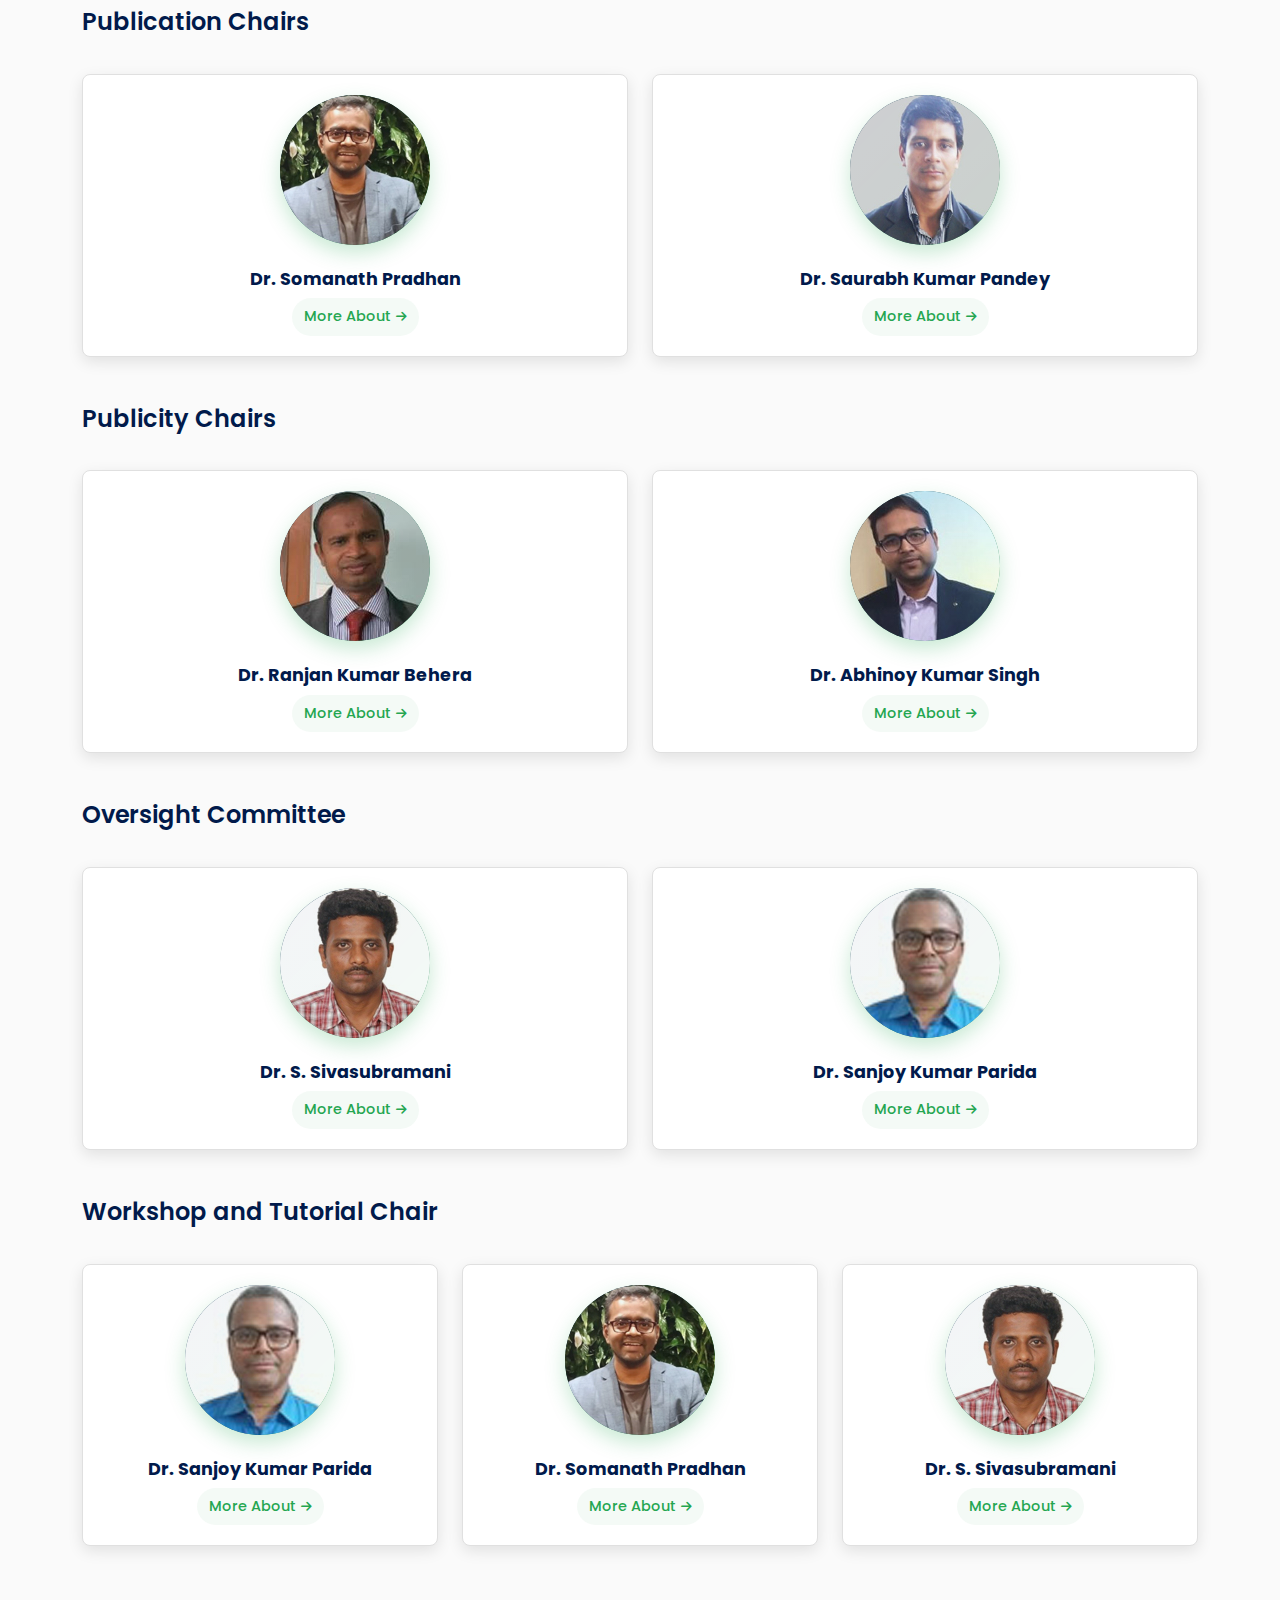
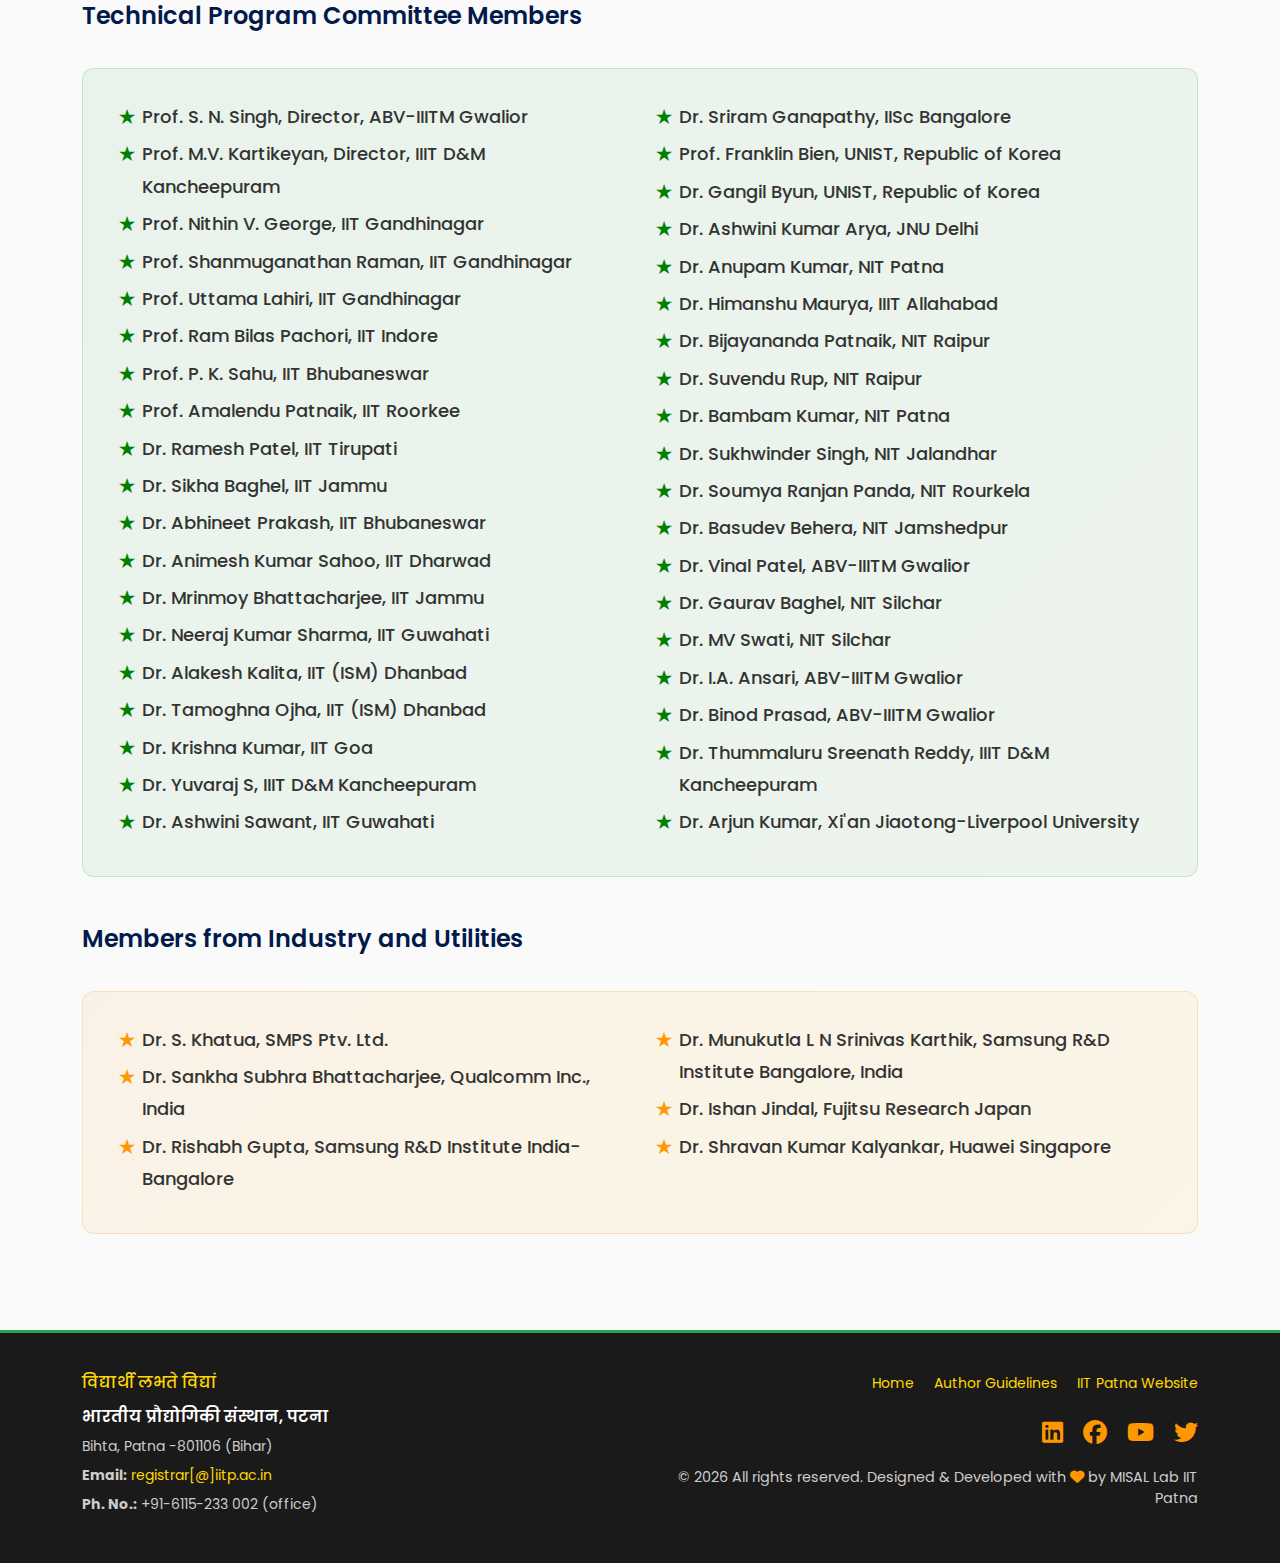
<file: committee.html>
<!DOCTYPE html>
<html lang="en">

<head>
  <meta charset="UTF-8">
  <meta name="viewport" content="width=device-width, initial-scale=1.0">
  <title>Committee - INSPECT 2026</title>

  <!-- Favicon -->
  <link rel="shortcut icon" type="img/x-icon" href="img/favicon.jpg" />

  <!-- Bootstrap CSS -->
  <link href="css/bootstrap.min.css" rel="stylesheet">

  <!-- Font Awesome for Icons -->
  <link rel="stylesheet" href="https://cdnjs.cloudflare.com/ajax/libs/font-awesome/6.4.0/css/all.min.css">

  <!-- Google Fonts -->
  <link href="https://fonts.googleapis.com/css2?family=Poppins:wght@400;600;700;800&display=swap" rel="stylesheet">

  <!-- External CSS File -->
  <link rel="stylesheet" href="css/styles.css">
</head>

<body>

  <!-- ============ NAVBAR ============ -->
  <nav class="navbar navbar-expand-lg navbar-dark py-1">
    <div class="container">
      <a class="navbar-brand" href="index.html">
        <img src="img/logo.png" alt="INSPECT 2026 Logo">
      </a>
      <button class="navbar-toggler" type="button" data-bs-toggle="collapse" data-bs-target="#navbarNav">
        <span class="navbar-toggler-icon"></span>
      </button>
      <div class="collapse navbar-collapse" id="navbarNav">
        <ul class="navbar-nav ms-auto">
          <li class="nav-item">
            <a class="nav-link" href="index.html">Home</a>
          </li>
          <li class="nav-item">
            <a class="nav-link" href="submission.html">Submission</a>
          </li>
          <li class="nav-item">
            <a class="nav-link" href="important-dates.html">Important Dates</a>
          </li>
          <li class="nav-item">
            <a class="nav-link" href="call-for-papers.html">Call for Papers</a>
          </li>
          <li class="nav-item">
            <a class="nav-link active" href="committee.html">Committee</a>
          </li>
          <li class="nav-item">
            <a class="nav-link" href="registration.html">Registration</a>
          </li>
          <li class="nav-item">
            <a class="nav-link" href="student-grant.html">Student Grant</a>
          </li>
          <li class="nav-item">
            <a class="nav-link" href="awards.html">Awards</a>
          </li>
        </ul>
      </div>
    </div>
  </nav>

  <!-- ============ PAGE HEADER ============ -->
  <section class="section-header-bg CommitteeHeadBg">
    <div class="container">
      <h1 class="page-title">Committee</h1>
      <nav aria-label="breadcrumb">
        <ol class="breadcrumb">
          <li class="breadcrumb-item"><a href="index.html">Home</a></li>
          <li class="breadcrumb-item active">Committee</li>
        </ol>
      </nav>
    </div>
  </section>

  <!-- ============ COMMITTEE CONTENT ============ -->
  <section class="py-5 committee-section">
    <div class="container">
      <h2 class="section-title mb-5">Meet Our Organizing Committee</h2>

      <!-- Organizing Committee -->
      <div class="mb-4">

        <div class="row justify-content-center ">

          <div class="col-md-6 ">
            <h4 class="subTitle text-center">Patron</h4>
            <div class="member-card">
              <div class="member-image">
                <img src="img/profile/T-N-Singh.jpg">
              </div>
              <h5>Prof. T. N. Singh</h5>
              <p><strong>Director, IIT Patna</strong></p>
              <!-- <p style="font-size: 0.85rem;">Director, Indian Institute of Technology Patna</p> -->
              <a href="#" class="more-about-link">More About <i class="fas fa-arrow-right"
                  style="font-size: 0.75rem;"></i></a>
            </div>
          </div>
        
        </div>
        <div class="row justify-content-center ">

          <div class="col-md-6 ">
            <h4 class="subTitle text-center">Honorary General Chair</h4>
            <div class="member-card">
              <div class="member-image">
                <img src="img/profile/Vikram-M.jpg">
              </div>
              <h5>Prof. Vikram M. Gadre</h5>
              <p><strong>IIT Bombay</strong></p>
              <!-- <p style="font-size: 0.85rem;">Director, Indian Institute of Technology Patna</p> -->
              <a href="#" class="more-about-link">More About <i class="fas fa-arrow-right"
                  style="font-size: 0.75rem;"></i></a>
            </div>
          </div>
        
        </div>
        <div class="row">
          <div class="col-md-12">
            <div class="">

            </div>

          </div>
          <div class="col-md-6 ">
            <h4 class="subTitle">General Chair</h4>
            <div class="member-card">
              <div class="member-image">
                <img src="img/profile/Somanath-Pradhan.jpg">
              </div>
              <h5>Dr. Somanath Pradhan</h5>
              <p><strong>IIT Patna</strong></p>
              <a href="#" class="more-about-link">More About <i class="fas fa-arrow-right"
                  style="font-size: 0.75rem;"></i></a>
            </div>
          </div>
          <div class="col-md-6">
            <h4 class="subTitle">General Co-Chair & Tech. Prog. Comm. Chair</h4>
            <div class="member-card">
              <div class="member-image">
                <img src="img/profile/Jagannath.jpg">
              </div>
              <h5>Dr. Jagannath Malik</h5>
              <p><strong>IIT Patna</strong></p>
              <a href="#" class="more-about-link">More About <i class="fas fa-arrow-right"
                  style="font-size: 0.75rem;"></i></a>
            </div>
          </div>
        </div>
        <div class="row">
          <div class="col-md-12">
            <h4 class="subTitle">Technical Program Committee Member</h4>
          </div>
          <div class="col-md-4 ">
            <div class="member-card">
              <div class="member-image">
                <img src="img/profile/Mahesh.jpg">
              </div>
              <h5>Dr. Mahesh H. Kolekar</h5>

              <a href="#" class="more-about-link">More About <i class="fas fa-arrow-right"
                  style="font-size: 0.75rem;"></i></a>
            </div>
          </div>
          <div class="col-md-4">

            <div class="member-card">
              <div class="member-image">
                <img src="img/profile/Yatendra.jpg">
              </div>
              <h5>Dr. Yatendra Kumar Singh</h5>

              <a href="#" class="more-about-link">More About <i class="fas fa-arrow-right"
                  style="font-size: 0.75rem;"></i></a>
            </div>
          </div>
          
          <div class="col-md-4">

            <div class="member-card">
              <div class="member-image">
                <img src="img/profile/Rajib.jpg">
              </div>
              <h5>Dr. Rajib Kumar Jha</h5>
              <a href="#" class="more-about-link">More About <i class="fas fa-arrow-right"
                  style="font-size: 0.75rem;"></i></a>
            </div>
          </div>

          <div class="col-md-4">

            <div class="member-card">
              <div class="member-image">
                <img src="img/profile/Sudhir.jpg">
              </div>
              <h5>Dr. Sudhir Kumar</h5>
              <a href="#" class="more-about-link">More About <i class="fas fa-arrow-right"
                  style="font-size: 0.75rem;"></i></a>
            </div>
          </div>
          <div class="col-md-4">

            <div class="member-card">
              <div class="member-image">
                <img src="img/profile/Udit.jpg">
              </div>
              <h5>Dr. Udit Satija</h5>
              <a href="#" class="more-about-link">More About <i class="fas fa-arrow-right"
                  style="font-size: 0.75rem;"></i></a>
            </div>
          </div>
          <div class="col-md-4">

            <div class="member-card">
              <div class="member-image">
                <img src="img/profile/Suraj.jpg">
              </div>
              <h5>Dr. Suraj Suman</h5>
              <a href="#" class="more-about-link">More About <i class="fas fa-arrow-right"
                  style="font-size: 0.75rem;"></i></a>
            </div>
          </div>
          <div class="col-md-4">

            <div class="member-card">
              <div class="member-image">
                <img src="img/profile/Amit.jpg">
              </div>
              <h5>Dr. Amit Kumar Singh</h5>
              <a href="#" class="more-about-link">More About <i class="fas fa-arrow-right"
                  style="font-size: 0.75rem;"></i></a>
            </div>
          </div>
        </div>
        <div class="row">

          <div class="col-md-6">
            <h4 class="subTitle">Finance Chairs</h4>
            <div class="member-card">
              <div class="member-image">
                <img src="img/profile/Bussa.jpg">
              </div>
              <h5>Dr. Bussa Vinod Kumar</h5>

              <a href="#" class="more-about-link">More About <i class="fas fa-arrow-right"
                  style="font-size: 0.75rem;"></i></a>
            </div>
          </div>
          <div class="col-md-6">
            <h4 class="subTitle">Finance Co-Chairs</h4>
            <div class="member-card">
              <div class="member-image">
                <img src="img/profile/Avneet.jpg">
              </div>
              <h5>Dr. Avneet Kumar</h5>

              <a href="#" class="more-about-link">More About <i class="fas fa-arrow-right"
                  style="font-size: 0.75rem;"></i></a>
            </div>
          </div>

        </div>
        <div class="row">
          <div class="col-md-12">
            <h4 class="subTitle">Publication Chairs</h4>
          </div>
          <div class="col-md-6">

            <div class="member-card">
              <div class="member-image">
                <img src="img/profile/Somanath-Pradhan.jpg">
              </div>
              <h5>Dr. Somanath Pradhan</h5>

              <a href="#" class="more-about-link">More About <i class="fas fa-arrow-right"
                  style="font-size: 0.75rem;"></i></a>
            </div>
          </div>
          <div class="col-md-6">

            <div class="member-card">
              <div class="member-image">
                <img src="img/profile/Saurabh.jpg">
              </div>
              <h5>Dr. Saurabh Kumar Pandey</h5>

              <a href="#" class="more-about-link">More About <i class="fas fa-arrow-right"
                  style="font-size: 0.75rem;"></i></a>
            </div>
          </div>

        </div>
        <div class="row">
          <div class="col-md-12">
            <h4 class="subTitle">Publicity Chairs</h4>
          </div>
          <div class="col-md-6">

            <div class="member-card">
              <div class="member-image">
                <img src="img/profile/Ranjan.jpg">
              </div>
              <h5>Dr. Ranjan Kumar Behera</h5>

              <a href="#" class="more-about-link">More About <i class="fas fa-arrow-right"
                  style="font-size: 0.75rem;"></i></a>
            </div>
          </div>
          <div class="col-md-6">

            <div class="member-card">
              <div class="member-image">
                <img src="img/profile/Abhinoy.jpg">
              </div>
              <h5>Dr. Abhinoy Kumar Singh</h5>

              <a href="#" class="more-about-link">More About <i class="fas fa-arrow-right"
                  style="font-size: 0.75rem;"></i></a>
            </div>
          </div>

        </div>
        <div class="row">
            <div class="col-md-12">
                <h4 class="subTitle">Oversight Committee</h4>
            </div>
            <div class="col-md-6">

                <div class="member-card">
                    <div class="member-image">
                        <img src="img/profile/Sivasubramani.jpg">
                    </div>
                    <h5>Dr. S. Sivasubramani</h5>

                    <a href="#" class="more-about-link">
                        More About <i class="fas fa-arrow-right"
                                      style="font-size: 0.75rem;"></i>
                    </a>
                </div>
            </div>
            <div class="col-md-6">

                <div class="member-card">
                    <div class="member-image">
                        <img src="img/profile/Sanjoy.jpg">
                    </div>
                    <h5>Dr. Sanjoy Kumar Parida</h5>

                    <a href="#" class="more-about-link">
                        More About <i class="fas fa-arrow-right"
                                      style="font-size: 0.75rem;"></i>
                    </a>
                </div>
            </div>
            


        </div>

        <div class="row">
            <div class="col-md-12">
                <h4 class="subTitle">Workshop and Tutorial Chair</h4>
            </div>
            <div class="col-md-4">

                <div class="member-card">
                    <div class="member-image">
                        <img src="img/profile/Sanjoy.jpg">
                    </div>
                    <h5>Dr. Sanjoy Kumar Parida</h5>

                    <a href="#" class="more-about-link">
                        More About <i class="fas fa-arrow-right"
                                      style="font-size: 0.75rem;"></i>
                    </a>
                </div>
            </div>
            <div class="col-md-4">

                <div class="member-card">
                    <div class="member-image">
                        <img src="img/profile/Somanath-Pradhan.jpg">
                    </div>
                    <h5>Dr. Somanath Pradhan</h5>

                    <a href="#" class="more-about-link">
                        More About <i class="fas fa-arrow-right"
                                      style="font-size: 0.75rem;"></i>
                    </a>
                </div>
            </div>
            <div class="col-md-4">

                <div class="member-card">
                    <div class="member-image">
                        <img src="img/profile/Sivasubramani.jpg">
                    </div>
                    <h5>Dr. S. Sivasubramani</h5>

                    <a href="#" class="more-about-link">
                        More About <i class="fas fa-arrow-right"
                                      style="font-size: 0.75rem;"></i>
                    </a>
                </div>
            </div>

        </div>

      </div>



      <div class="mb-5">
        <h4 class="subTitle">Technical Program Committee Members</h4>
        <div class="alert alert-success" role="alert">
          <div class="row">
            <div class="col-md-6">
                <ul class="mb-0" style="font-size: 18px;">
                    <li>Prof. S. N. Singh, Director, ABV-IIITM Gwalior</li>
                    <li>Prof. M.V. Kartikeyan, Director, IIIT D&M Kancheepuram</li>
                    <li>Prof. Nithin V. George, IIT Gandhinagar</li>
                    <li>Prof. Shanmuganathan Raman, IIT Gandhinagar</li>
                    <li>Prof. Uttama Lahiri, IIT Gandhinagar</li>
                    <li>Prof. Ram Bilas Pachori, IIT Indore</li>
                    <li>Prof. P. K. Sahu, IIT Bhubaneswar</li>
                    <li>Prof. Amalendu Patnaik, IIT Roorkee</li>
                    <li>Dr. Ramesh Patel, IIT Tirupati</li>
                    <li>Dr. Sikha Baghel, IIT Jammu</li>
                    <li>Dr. Abhineet Prakash, IIT Bhubaneswar</li>
                    <li>Dr. Animesh Kumar Sahoo, IIT Dharwad </li>
                    <li>Dr. Mrinmoy Bhattacharjee, IIT Jammu</li>
                    <li>Dr. Neeraj Kumar Sharma, IIT Guwahati</li>
                    <li>Dr. Alakesh Kalita, IIT (ISM) Dhanbad</li>
                    <li>Dr. Tamoghna Ojha, IIT (ISM) Dhanbad</li>
                    <li>Dr. Krishna Kumar, IIT Goa</li>
                    <li>Dr. Yuvaraj S, IIIT D&M Kancheepuram</li>
                    <li>Dr. Ashwini Sawant, IIT Guwahati</li>
                </ul>
            </div>
            <div class="col-md-6">
                <ul class="mb-0" style="font-size: 18px;">
                    <li>Dr. Sriram Ganapathy, IISc Bangalore</li>
                    <li>Prof. Franklin Bien, UNIST, Republic of Korea</li>
                    <li>Dr. Gangil Byun, UNIST, Republic of Korea</li>
                    <li>Dr. Ashwini Kumar Arya, JNU Delhi</li>
                    <li>Dr. Anupam Kumar, NIT Patna</li>
                    <li>Dr. Himanshu Maurya, IIIT Allahabad </li>
                    <li>Dr. Bijayananda Patnaik, NIT Raipur</li>
                    <li>Dr. Suvendu Rup, NIT Raipur</li>
                    <li>Dr. Bambam Kumar, NIT Patna</li>
                    <li>Dr. Sukhwinder Singh, NIT Jalandhar</li>
                    <li>Dr. Soumya Ranjan Panda, NIT Rourkela</li>
                    <li>Dr. Basudev Behera, NIT Jamshedpur</li>
                    <li>Dr. Vinal Patel, ABV-IIITM Gwalior</li>
                    <li>Dr. Gaurav Baghel, NIT Silchar</li>
                    <li>Dr. MV Swati, NIT Silchar</li>
                    <li>Dr. I.A. Ansari, ABV-IIITM Gwalior</li>
                    <li>Dr. Binod Prasad, ABV-IIITM Gwalior</li>
                    <li>Dr. Thummaluru Sreenath Reddy, IIIT D&M Kancheepuram</li>
                    <li>Dr. Arjun Kumar, Xi'an Jiaotong-Liverpool University</li>
                </ul>
            </div>
          </div>
        </div>
      </div>

      <div class="mb-5">
        <h4 class="subTitle">Members from Industry and Utilities</h4>
        <div class="alert alert-warning" role="alert">
          <div class="row">
            <div class="col-md-6">
                <ul class="mb-0" style="font-size: 18px;">
                    <li>Dr. S. Khatua, SMPS Ptv. Ltd.</li>
                    <li>Dr. Sankha Subhra Bhattacharjee, Qualcomm Inc., India</li>
                    <li>Dr. Rishabh Gupta, Samsung R&D Institute India-Bangalore</li>

                </ul>
            </div>
            <div class="col-md-6">
                <ul class="mb-0" style="font-size: 18px;">
                    <li>Dr. Munukutla L N Srinivas Karthik, Samsung R&D Institute Bangalore, India</li>
                    <li>Dr. Ishan Jindal, Fujitsu Research Japan</li>
                    <li>Dr. Shravan Kumar Kalyankar, Huawei Singapore</li>
                </ul>
            </div>
          </div>
        </div>
      </div>

    </div>
  </section>

  <!-- ============ FOOTER ============ -->
  <footer style="background-color: #1a1a1a; color: #ccc; padding: 40px 0; font-size: 14px;">
    <div class="container">
      <div class="row">
        <!-- LEFT SIDE -->
        <div class="col-md-6 text-start">
          <h6 style="color: #ffd700; margin-bottom: 15px;">विद्यार्थी लभते विद्यां</h6>
          <h6 style="color: white; margin-bottom: 10px; font-weight: 600;">भारतीय प्रौद्योगिकी संस्थान, पटना</h6>
          <p>Bihta, Patna -801106 (Bihar)</p>
          <p><strong>Email:</strong> <a href="mailto:registrar@iitp.ac.in"
              style="color: #ffd700;">registrar[@]iitp.ac.in</a></p>
          <p><strong>Ph. No.:</strong> +91-6115-233 002 (office)</p>
        </div>

        <!-- RIGHT SIDE -->
        <div class="col-md-6 text-end">
          <ul
            style="list-style: none; padding: 0; display: flex; gap: 20px; margin-bottom:5px; justify-content: flex-end;">
            <li><a href="/" style="color:  #ffd700;">Home</a></li>
            <li><a href="/submission.html" style="color:  #ffd700; ">Author Guidelines</a></li>
            <li><a href="https://www.iitp.ac.in/" target="_blank" style="color: #ffd700;">IIT Patna Website</a></li>
          </ul>
          <div style="margin: 1rem 0; display: flex; justify-content: end; gap: 20px;">
            <a href="https://www.iitp.ac.in/" target="_blank" style="color: var(--accent-gold); font-size: 1.5rem;"><i
                class="fab fa-linkedin"></i></a>
            <a href="https://www.iitp.ac.in/" target="_blank" style="color: var(--accent-gold); font-size: 1.5rem;"><i
                class="fab fa-facebook"></i></a>
            <a href="https://www.iitp.ac.in/" target="_blank" style="color: var(--accent-gold); font-size: 1.5rem;"><i
                class="fab fa-youtube"></i></a>
            <a href="https://www.iitp.ac.in/" target="_blank" style="color: var(--accent-gold); font-size: 1.5rem;"><i
                class="fab fa-twitter"></i></a>
          </div>
          <p style="margin-top: .5rem; font-size: 0.9rem;">
            &copy; 2026 All rights reserved. Designed & Developed with <i class="fas fa-heart"
              style="color: var(--accent-gold);"></i> by MISAL Lab IIT Patna
          </p>
        </div>
      </div>
    </div>
  </footer>

  <!-- Bootstrap JS -->
  <script src="js/bootstrap.bundle.min.js"></script>

  <!-- jQuery -->
  <script src="js/jquery-3.6.0.min.js"></script>



</body>

</html>
</file>
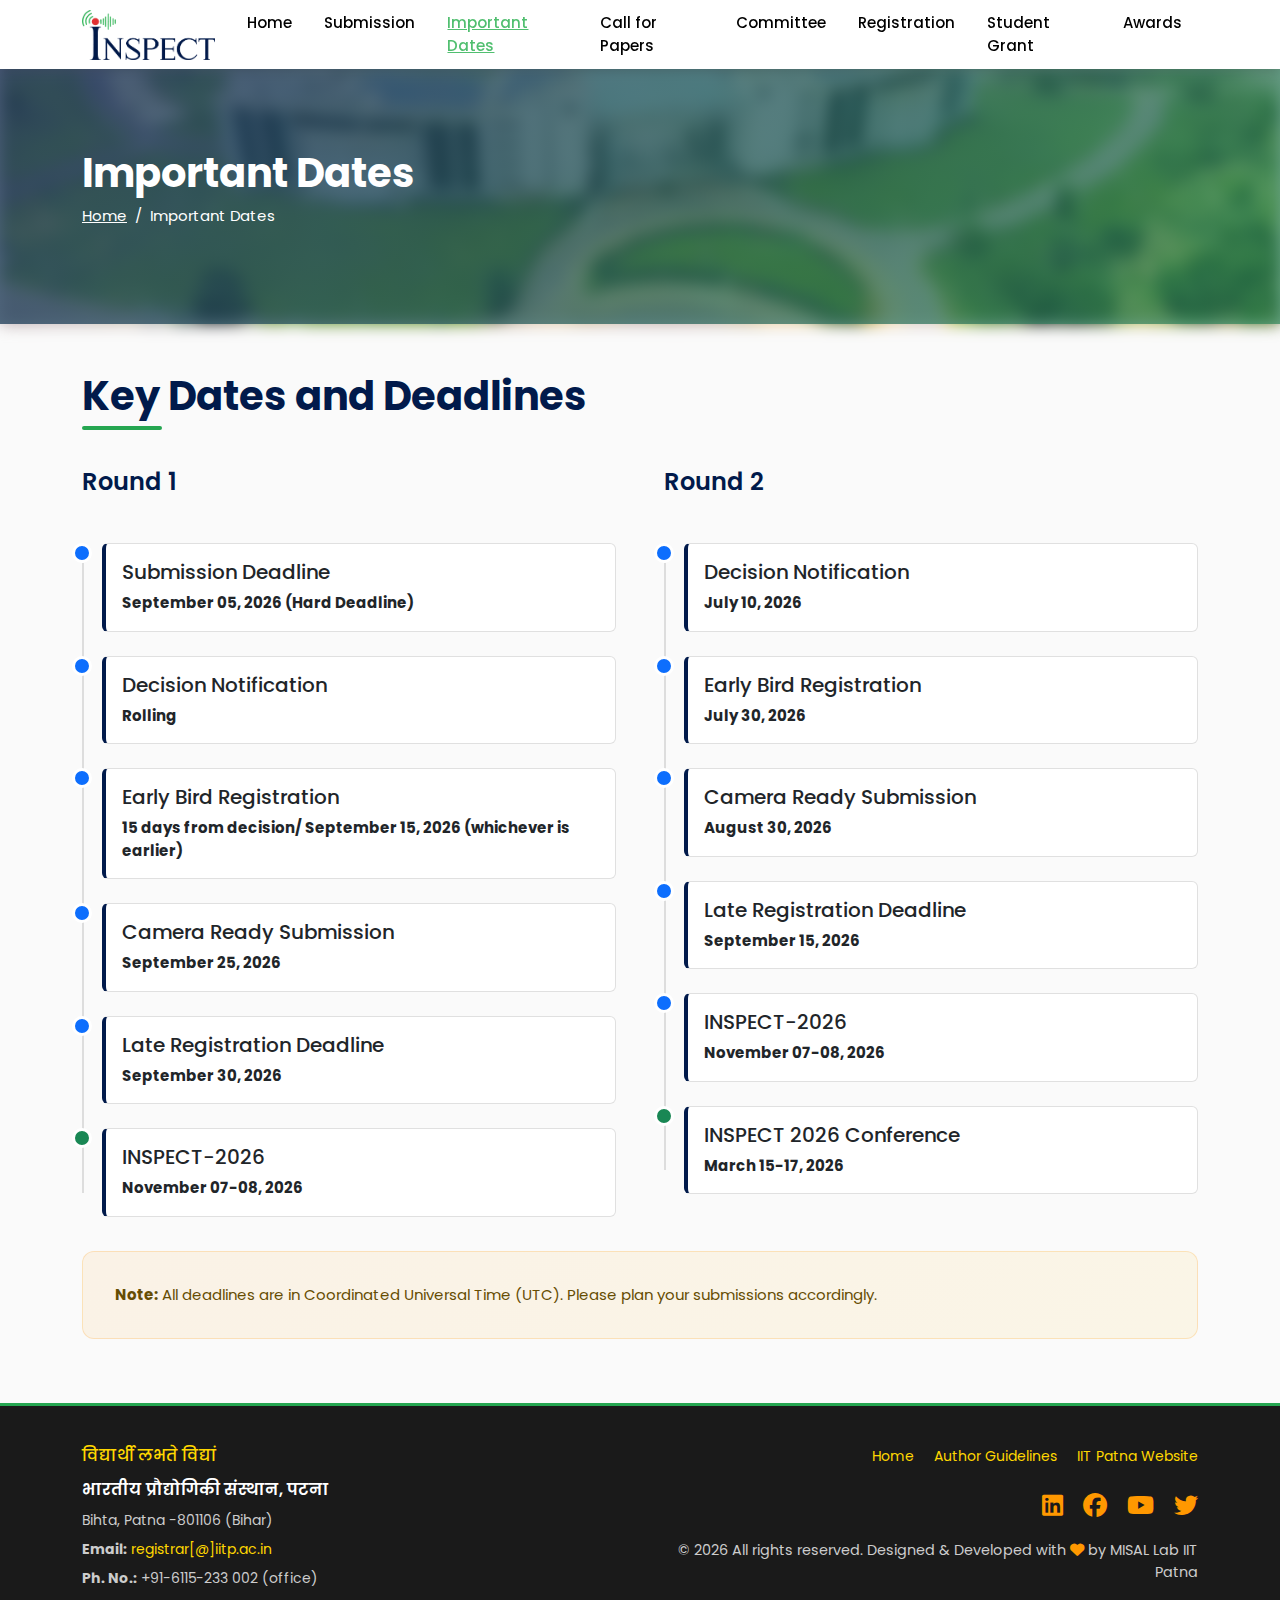
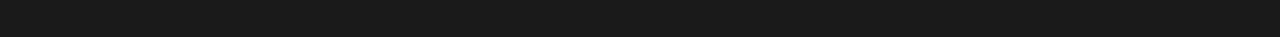
<file: important-dates.html>
<!DOCTYPE html>
<html lang="en">

<head>
  <meta charset="UTF-8">
  <meta name="viewport" content="width=device-width, initial-scale=1.0">
  <title>Important Dates - INSPECT 2026</title>

  <!-- Favicon -->
  <link rel="shortcut icon" type="img/x-icon" href="img/favicon.jpg" />

  <!-- Bootstrap CSS -->
  <link href="css/bootstrap.min.css" rel="stylesheet">

  <!-- Font Awesome for Icons -->
  <link rel="stylesheet" href="https://cdnjs.cloudflare.com/ajax/libs/font-awesome/6.4.0/css/all.min.css">

  <!-- Google Fonts -->
  <link href="https://fonts.googleapis.com/css2?family=Poppins:wght@400;600;700;800&display=swap" rel="stylesheet">

  <!-- External CSS File -->
  <link rel="stylesheet" href="css/styles.css">
</head>

<body>

    <!-- ============ NAVBAR ============ -->
    <nav class="navbar navbar-expand-lg navbar-dark py-1">
        <div class="container">
            <a class="navbar-brand" href="index.html">
                <img src="img/logo.png" alt="INSPECT 2026 Logo">
            </a>
            <button class="navbar-toggler" type="button" data-bs-toggle="collapse" data-bs-target="#navbarNav">
                <span class="navbar-toggler-icon"></span>
            </button>
            <div class="collapse navbar-collapse" id="navbarNav">
                <ul class="navbar-nav ms-auto">
                    <li class="nav-item">
                        <a class="nav-link" href="index.html">Home</a>
                    </li>
                    <li class="nav-item">
                        <a class="nav-link" href="submission.html">Submission</a>
                    </li>
                    <li class="nav-item">
                        <a class="nav-link active" href="important-dates.html">Important Dates</a>
                    </li>
                    <li class="nav-item">
                        <a class="nav-link" href="call-for-papers.html">Call for Papers</a>
                    </li>
                    <li class="nav-item">
                        <a class="nav-link" href="committee.html">Committee</a>
                    </li>
                    <li class="nav-item">
                        <a class="nav-link" href="registration.html">Registration</a>
                    </li>
                    <li class="nav-item">
                        <a class="nav-link" href="student-grant.html">Student Grant</a>
                    </li>
                    <li class="nav-item">
                        <a class="nav-link" href="awards.html">Awards</a>
                    </li>
                </ul>
            </div>
        </div>
    </nav>

    <!-- ============ PAGE HEADER ============ -->
    <section class="section-header-bg">
        <div class="container">
            <h1 class="page-title">Important Dates</h1>
            <nav aria-label="breadcrumb">
                <ol class="breadcrumb">
                    <li class="breadcrumb-item"><a href="index.html">Home</a></li>
                    <li class="breadcrumb-item active">Important Dates</li>
                </ol>
            </nav>
        </div>
    </section>

    <!-- ============ IMPORTANT DATES CONTENT ============ -->
    <section class="py-5">
        <div class="container">
            <div class="row">
                <div class="col-md-12">
                    <h2 class="section-title mb-5">Key Dates and Deadlines</h2>
                </div>
            </div>
            <div class="row gx-5">
                <div class="col-lg-6">

                    <h4 class="subTitle">Round 1</h4>

                    <div class="timeline">
                        <div class="timeline-item mb-4">
                            <div class="timeline-marker bg-primary"></div>
                            <div class="card">
                                <div class="card-body">
                                    <h5 class="card-title">Submission Deadline</h5>
                                    <p class="card-text"><strong>September 05, 2026 (Hard Deadline)</strong></p>

                                </div>
                            </div>
                        </div>

                        <div class="timeline-item mb-4">
                            <div class="timeline-marker bg-primary"></div>
                            <div class="card">
                                <div class="card-body">
                                    <h5 class="card-title">Decision Notification</h5>
                                    <p class="card-text"><strong>Rolling</strong></p>

                                </div>
                            </div>
                        </div>

                        <div class="timeline-item mb-4">
                            <div class="timeline-marker bg-primary"></div>
                            <div class="card">
                                <div class="card-body">
                                    <h5 class="card-title">Early Bird Registration</h5>
                                    <p class="card-text">
                                        <strong>15 days from decision/ September 15, 2026 (whichever is earlier)</strong>
                                    </p>

                                </div>
                            </div>
                        </div>

                        <div class="timeline-item mb-4">
                            <div class="timeline-marker bg-primary"></div>
                            <div class="card">
                                <div class="card-body">
                                    <h5 class="card-title">Camera Ready Submission</h5>
                                    <p class="card-text"><strong>September 25, 2026</strong></p>

                                </div>
                            </div>
                        </div>

                        <div class="timeline-item mb-4">
                            <div class="timeline-marker bg-primary"></div>
                            <div class="card">
                                <div class="card-body">
                                    <h5 class="card-title">Late Registration Deadline</h5>
                                    <p class="card-text"><strong>September 30, 2026</strong></p>

                                </div>
                            </div>
                        </div>

                        <div class="timeline-item mb-4">
                            <div class="timeline-marker bg-success"></div>
                            <div class="card">
                                <div class="card-body">
                                    <h5 class="card-title">INSPECT-2026</h5>
                                    <p class="card-text"><strong>November 07-08, 2026</strong></p>

                                </div>
                            </div>
                        </div>
                    </div>


                </div>
                <div class="col-lg-6">

                    <h4 class="subTitle">Round 2</h4>
                    <div class="timeline">
                        <div class="timeline-item mb-4">
                            <div class="timeline-marker bg-primary"></div>
                            <div class="card">
                                <div class="card-body">
                                    <h5 class="card-title">Decision Notification</h5>
                                    <p class="card-text"><strong>July 10, 2026</strong></p>

                                </div>
                            </div>
                        </div>

                        <div class="timeline-item mb-4">
                            <div class="timeline-marker bg-primary"></div>
                            <div class="card">
                                <div class="card-body">
                                    <h5 class="card-title">Early Bird Registration</h5>
                                    <p class="card-text"><strong>July 30, 2026</strong></p>

                                </div>
                            </div>
                        </div>

                        <div class="timeline-item mb-4">
                            <div class="timeline-marker bg-primary"></div>
                            <div class="card">
                                <div class="card-body">
                                    <h5 class="card-title">Camera Ready Submission</h5>
                                    <p class="card-text"><strong>August 30, 2026</strong></p>

                                </div>
                            </div>
                        </div>

                        <div class="timeline-item mb-4">
                            <div class="timeline-marker bg-primary"></div>
                            <div class="card">
                                <div class="card-body">
                                    <h5 class="card-title">Late Registration Deadline</h5>
                                    <p class="card-text"><strong>September 15, 2026</strong></p>

                                </div>
                            </div>
                        </div>

                        <div class="timeline-item mb-4">
                            <div class="timeline-marker bg-primary"></div>
                            <div class="card">
                                <div class="card-body">
                                    <h5 class="card-title">INSPECT-2026</h5>
                                    <p class="card-text"><strong>November 07-08, 2026</strong></p>

                                </div>
                            </div>
                        </div>

                        <div class="timeline-item mb-4">
                            <div class="timeline-marker bg-success"></div>
                            <div class="card">
                                <div class="card-body">
                                    <h5 class="card-title">INSPECT 2026 Conference</h5>
                                    <p class="card-text"><strong>March 15-17, 2026</strong></p>

                                </div>
                            </div>
                        </div>
                    </div>


                </div>

            </div>
            <div class="row">
                <div class="col-md-12">
                    <div class="alert alert-warning " role="alert">
                        <strong>Note:</strong> All deadlines are in Coordinated Universal Time (UTC). Please plan your submissions
                        accordingly.
                    </div>
                </div>
            </div>
    </section>

    <!-- ============ FOOTER ============ -->
    <footer style="background-color: #1a1a1a; color: #ccc; padding: 40px 0; font-size: 14px;">
        <div class="container">
            <div class="row">
                <!-- LEFT SIDE -->
                <div class="col-md-6 text-start">
                    <h6 style="color: #ffd700; margin-bottom: 15px;">विद्यार्थी लभते विद्यां</h6>
                    <h6 style="color: white; margin-bottom: 10px; font-weight: 600;">भारतीय प्रौद्योगिकी संस्थान, पटना</h6>
                    <p>Bihta, Patna -801106 (Bihar)</p>
                    <p>
                        <strong>Email:</strong> <a href="mailto:registrar@iitp.ac.in"
                                                   style="color: #ffd700;">registrar[@]iitp.ac.in</a>
                    </p>
                    <p><strong>Ph. No.:</strong> +91-6115-233 002 (office)</p>
                </div>

                <!-- RIGHT SIDE -->
                <div class="col-md-6 text-end">
                    <ul style="list-style: none; padding: 0; display: flex; gap: 20px; margin-bottom:5px; justify-content: flex-end;">
                        <li><a href="/" style="color:  #ffd700;">Home</a></li>
                        <li><a href="/submission.html" style="color:  #ffd700; ">Author Guidelines</a></li>
                        <li><a href="https://www.iitp.ac.in/" target="_blank" style="color: #ffd700;">IIT Patna Website</a></li>
                    </ul>
                    <div style="margin: 1rem 0; display: flex; justify-content: end; gap: 20px;">
                        <a href="https://www.iitp.ac.in/" target="_blank" style="color: var(--accent-gold); font-size: 1.5rem;">
                            <i class="fab fa-linkedin"></i>
                        </a>
                        <a href="https://www.iitp.ac.in/" target="_blank" style="color: var(--accent-gold); font-size: 1.5rem;">
                            <i class="fab fa-facebook"></i>
                        </a>
                        <a href="https://www.iitp.ac.in/" target="_blank" style="color: var(--accent-gold); font-size: 1.5rem;">
                            <i class="fab fa-youtube"></i>
                        </a>
                        <a href="https://www.iitp.ac.in/" target="_blank" style="color: var(--accent-gold); font-size: 1.5rem;">
                            <i class="fab fa-twitter"></i>
                        </a>
                    </div>
                    <p style="margin-top: .5rem; font-size: 0.9rem;">
                        &copy; 2026 All rights reserved. Designed & Developed with <i class="fas fa-heart"
                                                                                      style="color: var(--accent-gold);"></i> by MISAL Lab IIT Patna
                    </p>
                </div>
            </div>
        </div>
    </footer>

    <!-- Bootstrap JS -->
    <script src="js/bootstrap.bundle.min.js"></script>

    <!-- jQuery -->
    <script src="js/jquery-3.6.0.min.js"></script>



</body>

</html>
</file>
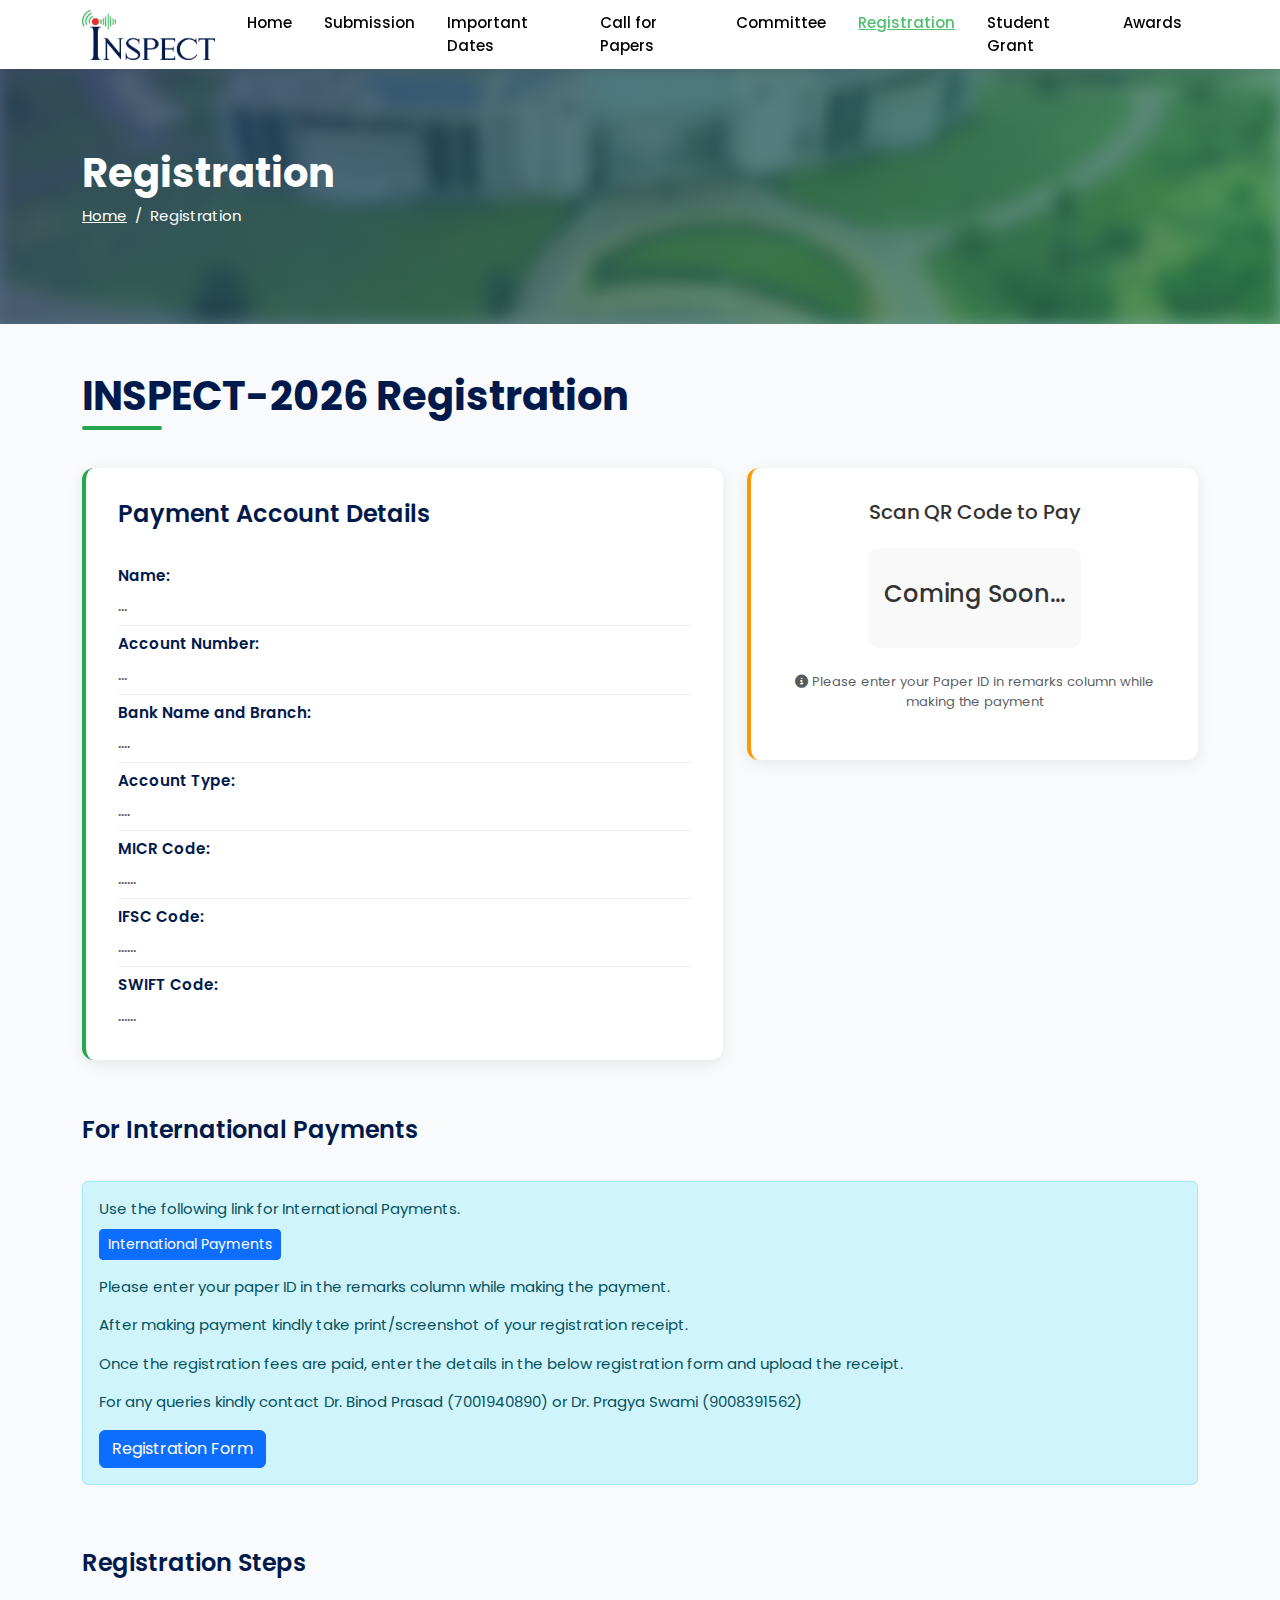
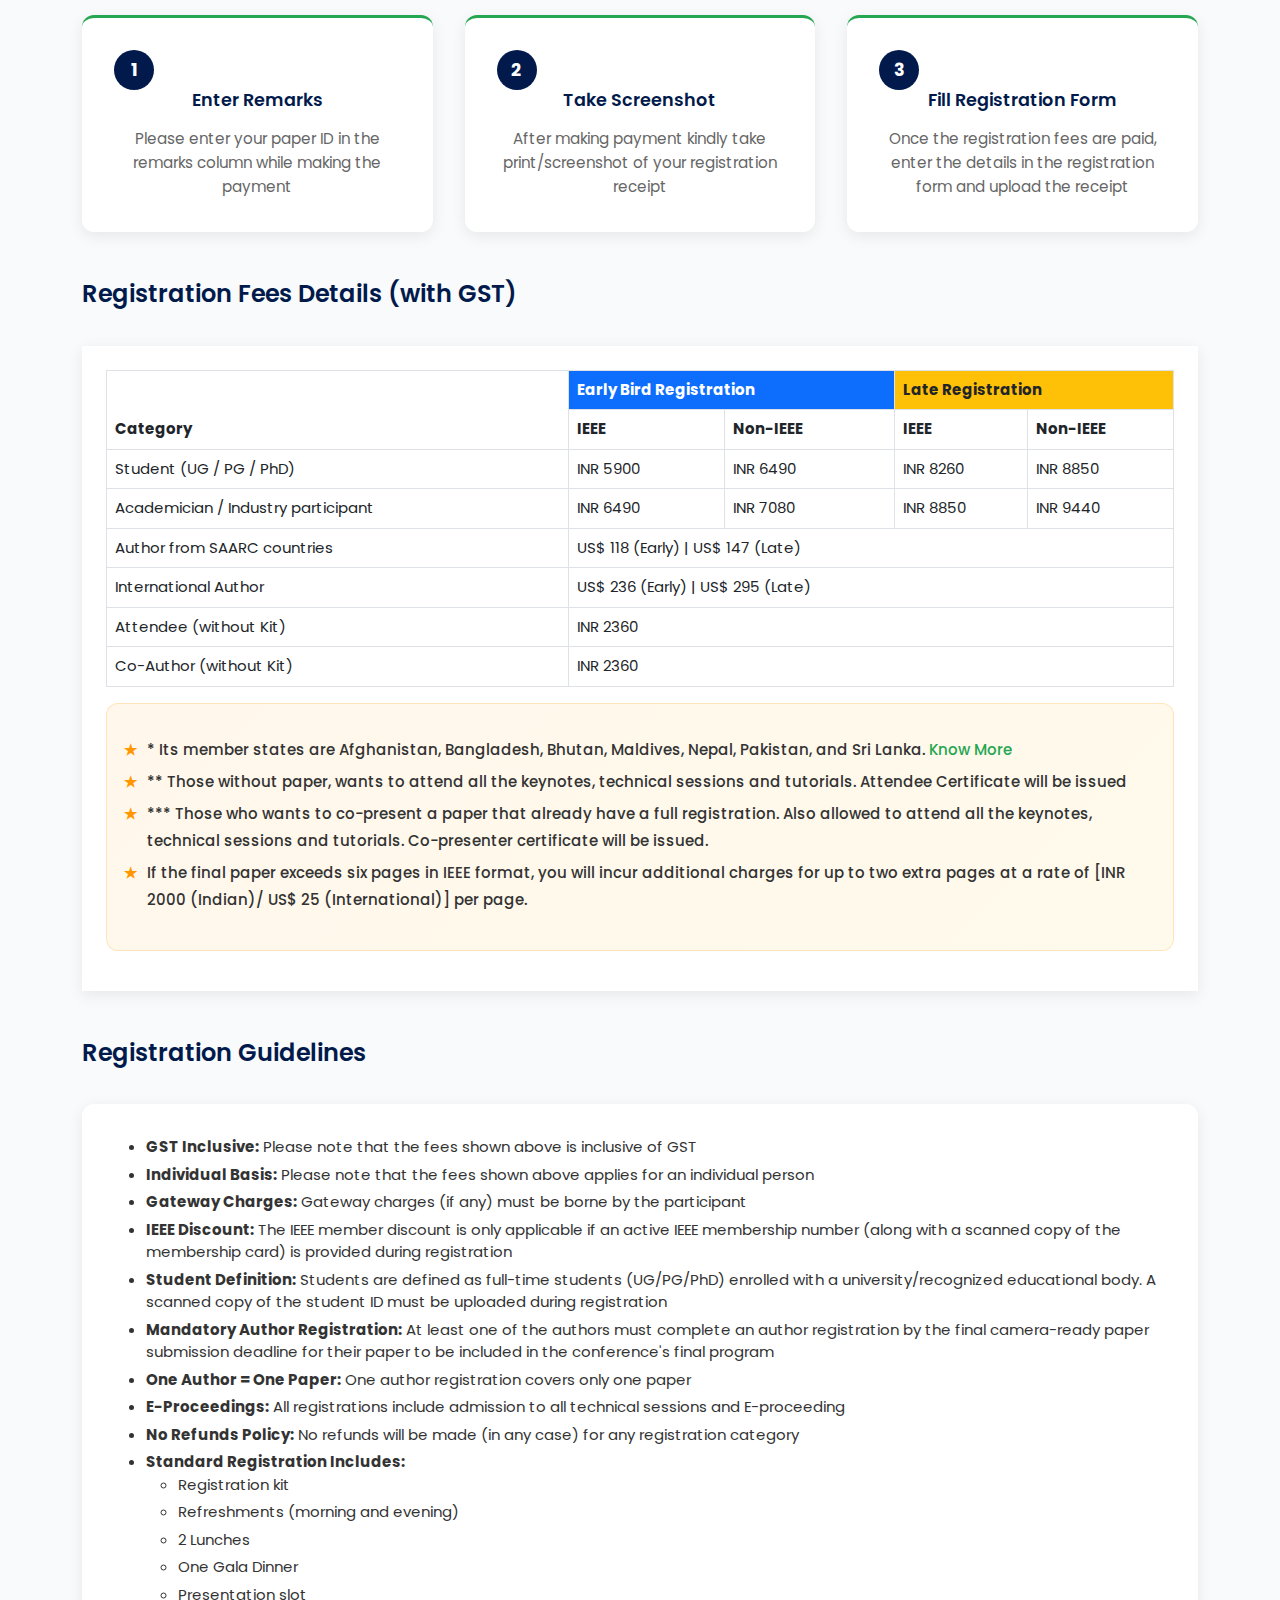
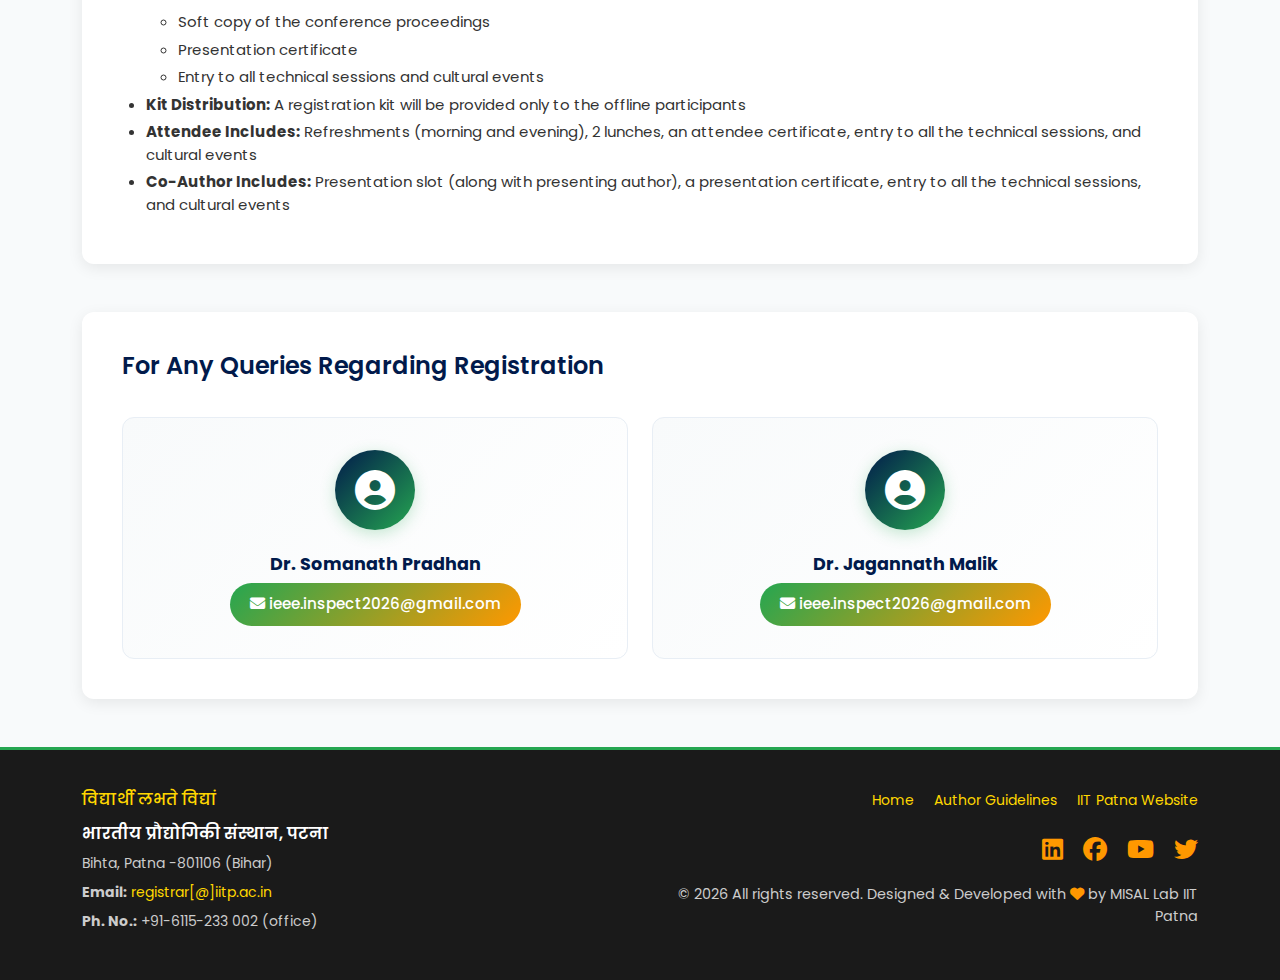
<file: registration.html>
<!DOCTYPE html>
<html lang="en">

<head>
  <meta charset="UTF-8">
  <meta name="viewport" content="width=device-width, initial-scale=1.0">
  <title>Registration - INSPECT 2026</title>

  <!-- Favicon -->
  <link rel="shortcut icon" type="img/x-icon" href="img/favicon.jpg" />

  <!-- Bootstrap CSS -->
  <link href="css/bootstrap.min.css" rel="stylesheet">

  <!-- Font Awesome for Icons -->
  <link rel="stylesheet" href="https://cdnjs.cloudflare.com/ajax/libs/font-awesome/6.4.0/css/all.min.css">

  <!-- Google Fonts -->
  <link href="https://fonts.googleapis.com/css2?family=Poppins:wght@400;600;700;800&display=swap" rel="stylesheet">

  <!-- External CSS File -->
  <link rel="stylesheet" href="css/styles.css">
</head>

<body>

    <!-- ============ NAVBAR ============ -->
    <nav class="navbar navbar-expand-lg navbar-dark py-1">
        <div class="container">
            <a class="navbar-brand" href="index.html">
                <img src="img/logo.png" alt="INSPECT 2026 Logo">
            </a>
            <button class="navbar-toggler" type="button" data-bs-toggle="collapse" data-bs-target="#navbarNav">
                <span class="navbar-toggler-icon"></span>
            </button>
            <div class="collapse navbar-collapse" id="navbarNav">
                <ul class="navbar-nav ms-auto">
                    <li class="nav-item">
                        <a class="nav-link" href="index.html">Home</a>
                    </li>
                    <li class="nav-item">
                        <a class="nav-link" href="submission.html">Submission</a>
                    </li>
                    <li class="nav-item">
                        <a class="nav-link" href="important-dates.html">Important Dates</a>
                    </li>
                    <li class="nav-item">
                        <a class="nav-link" href="call-for-papers.html">Call for Papers</a>
                    </li>
                    <li class="nav-item">
                        <a class="nav-link" href="committee.html">Committee</a>
                    </li>
                    <li class="nav-item">
                        <a class="nav-link active" href="registration.html">Registration</a>
                    </li>
                    <li class="nav-item">
                        <a class="nav-link" href="student-grant.html">Student Grant</a>
                    </li>
                    <li class="nav-item">
                        <a class="nav-link" href="awards.html">Awards</a>
                    </li>
                </ul>
            </div>
        </div>
    </nav>

    <!-- ============ PAGE HEADER ============ -->
    <section class="section-header-bg">
        <div class="container">
            <h1 class="page-title">Registration</h1>
            <nav aria-label="breadcrumb">
                <ol class="breadcrumb">
                    <li class="breadcrumb-item"><a href="index.html">Home</a></li>
                    <li class="breadcrumb-item active">Registration</li>
                </ol>
            </nav>
        </div>
    </section>

    <!-- ============ REGISTRATION CONTENT ============ -->
    <section class="registration-section py-5">
        <div class="container">
            <!-- Submission Instructions -->
            <div class="mb-5">
                <h2 class="section-title mb-5">INSPECT-2026 Registration</h2>

                <div class="row">
                    <div class="col-lg-7">
                        <div class="instruction-card">
                            <h4 class="subTitle">Payment Account Details</h4>
                            <div class="payment-details">
                                <div class="detail-item">
                                    <label>Name:</label>
                                    <p>...</p>
                                </div>
                                <div class="detail-item">
                                    <label>Account Number:</label>
                                    <p>...</p>
                                </div>
                                <div class="detail-item">
                                    <label>Bank Name and Branch:</label>
                                    <p>....</p>
                                </div>
                                <div class="detail-item">
                                    <label>Account Type:</label>
                                    <p>....</p>
                                </div>
                                <div class="detail-item">
                                    <label>MICR Code:</label>
                                    <p>......</p>
                                </div>
                                <div class="detail-item">
                                    <label>IFSC Code:</label>
                                    <p>......</p>
                                </div>
                                <div class="detail-item">
                                    <label>SWIFT Code:</label>
                                    <p>......</p>
                                </div>
                            </div>

                        </div>
                    </div>

                    <div class="col-lg-5">
                        <div class="instruction-card qr-card">
                            <h5 class="text-center mb-4">Scan QR Code to Pay</h5>
                            <div class="qr-code-container">
                                <!-- <img src="img/QR.svg" alt="QR Code" class="qr-image"> -->
                                <h4>Coming Soon...</h4>
                            </div>
                            <p class="text-center mt-4 text-muted small">
                                <i class="fas fa-info-circle"></i> Please enter your Paper ID in remarks column while making the payment
                            </p>
                        </div>
                    </div>
                    <div class="col-md-12">
                        <div class="mt-4">
                            <h4 class="subTitle">For International Payments</h4>
                            <div class="alert alert-info" role="alert">
                                <p>
                                    Use the following link for International Payments.
                                    <br>
                                    <a href="#" class="btn btn-primary btn-sm mt-2">International Payments</a>
                                </p>

                                <p>Please enter your paper ID in the remarks column while making the payment.</p>
                                <p>After making payment kindly take print/screenshot of your registration receipt.</p>
                                <p>
                                    Once the registration fees are paid, enter the details in the below registration form and upload the
                                    receipt.
                                </p>

                                <p>
                                    For any queries kindly contact
                                    Dr. Binod Prasad (7001940890) or
                                    Dr. Pragya Swami (9008391562)
                                </p>

                                <a href="#" class="btn btn-primary">Registration Form</a>
                            </div>
                        </div>
                    </div>
                </div>
            </div>

            <!-- Instructions Steps -->
            <div class="mb-5">
                <h4 class="subTitle">Registration Steps</h4>
                <div class="instructions-grid">
                    <div class="instruction-box">
                        <div class="step-number">1</div>
                        <h5>Enter Remarks</h5>
                        <p>Please enter your paper ID in the remarks column while making the payment</p>
                    </div>
                    <div class="instruction-box">
                        <div class="step-number">2</div>
                        <h5>Take Screenshot</h5>
                        <p>After making payment kindly take print/screenshot of your registration receipt</p>
                    </div>
                    <div class="instruction-box">
                        <div class="step-number">3</div>
                        <h5>Fill Registration Form</h5>
                        <p>
                            Once the registration fees are paid, enter the details in the registration form and upload the receipt
                        </p>
                    </div>
                </div>
            </div>

            <!-- Registration Fees Table -->
            <div class="mb-5">
                <h4 class="subTitle">Registration Fees Details (with GST)</h4>
                <div class="table-responsive info-box bg-white p-4" style="box-shadow: 0 4px 15px rgba(0, 0, 0, 0.08);">
                    <table class="table table-bordered">
                        <thead>
                            <tr>
                                <th rowspan="2">Category</th>
                                <th colspan="2" class="bg-primary text-white">Early Bird Registration</th>
                                <th colspan="2" class="bg-warning">Late Registration</th>
                            </tr>
                            <tr>
                                <th>IEEE</th>
                                <th>Non-IEEE</th>
                                <th>IEEE</th>
                                <th>Non-IEEE</th>
                            </tr>
                        </thead>
                        <tbody>
                            <tr>
                                <td class="category-col">Student (UG / PG / PhD)</td>
                                <td>INR 5900</td>
                                <td>INR 6490</td>
                                <td>INR 8260</td>
                                <td>INR 8850</td>
                            </tr>
                            <tr>
                                <td class="category-col">Academician / Industry participant</td>
                                <td>INR 6490</td>
                                <td>INR 7080</td>
                                <td>INR 8850</td>
                                <td>INR 9440</td>
                            </tr>
                            <tr>
                                <td class="category-col">Author from SAARC countries</td>
                                <td colspan="4">US$ 118 (Early) | US$ 147 (Late)</td>
                            </tr>
                            <tr>
                                <td class="category-col">International Author</td>
                                <td colspan="4">US$ 236 (Early) | US$ 295 (Late)</td>
                            </tr>
                            <tr>
                                <td class="category-col">Attendee (without Kit)</td>
                                <td colspan="4">INR 2360</td>
                            </tr>
                            <tr>
                                <td class="category-col">Co-Author (without Kit)</td>
                                <td colspan="4">INR 2360</td>
                            </tr>
                        </tbody>
                    </table>
                    <div class="alert alert-warning" role="alert">
                        <ul style="margin: 0; list-style: none; padding: 0px">
                            <li>
                                * Its member states are Afghanistan, Bangladesh, Bhutan, Maldives, Nepal, Pakistan, and Sri Lanka. <a href="https://en.wikipedia.org/wiki/South_Asian_Association_for_Regional_Cooperation" target="_blank"
                                                                                                                                      class="link-green">Know More</a>

                            </li>
                            <li>
                                ** Those without paper, wants to attend all the keynotes, technical sessions and tutorials. Attendee
                                Certificate will be issued
                            </li>
                            <li>
                                *** Those who wants to co-present a paper that already have a full registration. Also allowed to attend
                                all
                                the keynotes, technical sessions and tutorials. Co-presenter certificate will be issued.
                            </li>
                            <li>
                                If the final paper exceeds six pages in IEEE format, you will incur additional charges for up to two
                                extra
                                pages at a rate of [INR 2000 (Indian)/ US$ 25 (International)] per page.
                            </li>

                        </ul>
                    </div>
                </div>

            </div>

            <!-- Registration Guidelines -->
            <div class="mb-5">
                <h4 class="subTitle">Registration Guidelines</h4>
                <div class="guidelines-card">
                    <ul class="guidelines-list">
                        <li><strong>GST Inclusive:</strong> Please note that the fees shown above is inclusive of GST</li>
                        <li>
                            <strong>Individual Basis:</strong> Please note that the fees shown above applies for an individual
                            person
                        </li>
                        <li><strong>Gateway Charges:</strong> Gateway charges (if any) must be borne by the participant</li>
                        <li>
                            <strong>IEEE Discount:</strong> The IEEE member discount is only applicable if an active IEEE membership
                            number (along with a scanned copy of the membership card) is provided during registration
                        </li>
                        <li>
                            <strong>Student Definition:</strong> Students are defined as full-time students (UG/PG/PhD) enrolled
                            with a university/recognized educational body. A scanned copy of the student ID must be uploaded during
                            registration
                        </li>
                        <li>
                            <strong>Mandatory Author Registration:</strong> At least one of the authors must complete an author
                            registration by the final camera-ready paper submission deadline for their paper to be included in the
                            conference's final program
                        </li>
                        <li><strong>One Author = One Paper:</strong> One author registration covers only one paper</li>
                        <li>
                            <strong>E-Proceedings:</strong> All registrations include admission to all technical sessions and
                            E-proceeding
                        </li>
                        <li>
                            <strong>No Refunds Policy:</strong> No refunds will be made (in any case) for any registration category
                        </li>
                        <li>
                            <strong>Standard Registration Includes:</strong>
                            <ul class="sub-guidelines">
                                <li>Registration kit</li>
                                <li>Refreshments (morning and evening)</li>
                                <li>2 Lunches</li>
                                <li>One Gala Dinner</li>
                                <li>Presentation slot</li>
                                <li>Soft copy of the conference proceedings</li>
                                <li>Presentation certificate</li>
                                <li>Entry to all technical sessions and cultural events</li>
                            </ul>
                        </li>
                        <li>
                            <strong>Kit Distribution:</strong> A registration kit will be provided only to the offline participants
                        </li>
                        <li>
                            <strong>Attendee Includes:</strong> Refreshments (morning and evening), 2 lunches, an attendee
                            certificate, entry to all the technical sessions, and cultural events
                        </li>
                        <li>
                            <strong>Co-Author Includes:</strong> Presentation slot (along with presenting author), a presentation
                            certificate, entry to all the technical sessions, and cultural events
                        </li>
                    </ul>
                </div>
            </div>

            <!-- Contact Section -->
            <div class="contact-support-section">
                <h4 class="subTitle mb-4">For Any Queries Regarding Registration</h4>
                <div class="row">
                    <div class="col-md-6">
                        <div class="support-card">
                            <div class="support-avatar">
                                <i class="fas fa-user-circle"></i>
                            </div>
                            <h5>Dr. Somanath Pradhan</h5>
                            <a href="mailto:ieee.inspect2026@gmail.com" class="btn-contact">
                                <i class="fas fa-envelope"></i> ieee.inspect2026@gmail.com
                            </a>
                        </div>
                    </div>
                    <div class="col-md-6">
                        <div class="support-card">
                            <div class="support-avatar">
                                <i class="fas fa-user-circle"></i>
                            </div>
                            <h5>Dr. Jagannath Malik</h5>
                            <a href="mailto:ieee.inspect2026@gmail.com" class="btn-contact">
                                <i class="fas fa-envelope"></i> ieee.inspect2026@gmail.com
                            </a>
                        </div>
                    </div>
                </div>
            </div>
        </div>
    </section>

    <!-- ============ FOOTER ============ -->
    <footer style="background-color: #1a1a1a; color: #ccc; padding: 40px 0; font-size: 14px;">
        <div class="container">
            <div class="row">
                <!-- LEFT SIDE -->
                <div class="col-md-6 text-start">
                    <h6 style="color: #ffd700; margin-bottom: 15px;">विद्यार्थी लभते विद्यां</h6>
                    <h6 style="color: white; margin-bottom: 10px; font-weight: 600;">भारतीय प्रौद्योगिकी संस्थान, पटना</h6>
                    <p>Bihta, Patna -801106 (Bihar)</p>
                    <p>
                        <strong>Email:</strong> <a href="mailto:registrar@iitp.ac.in"
                                                   style="color: #ffd700;">registrar[@]iitp.ac.in</a>
                    </p>
                    <p><strong>Ph. No.:</strong> +91-6115-233 002 (office)</p>
                </div>

                <!-- RIGHT SIDE -->
                <div class="col-md-6 text-end">
                    <ul style="list-style: none; padding: 0; display: flex; gap: 20px; margin-bottom:5px; justify-content: flex-end;">
                        <li><a href="/" style="color:  #ffd700;">Home</a></li>
                        <li><a href="/submission.html" style="color:  #ffd700; ">Author Guidelines</a></li>
                        <li><a href="https://www.iitp.ac.in/" target="_blank" style="color: #ffd700;">IIT Patna Website</a></li>
                    </ul>
                    <div style="margin: 1rem 0; display: flex; justify-content: end; gap: 20px;">
                        <a href="https://www.iitp.ac.in/" target="_blank" style="color: var(--accent-gold); font-size: 1.5rem;">
                            <i class="fab fa-linkedin"></i>
                        </a>
                        <a href="https://www.iitp.ac.in/" target="_blank" style="color: var(--accent-gold); font-size: 1.5rem;">
                            <i class="fab fa-facebook"></i>
                        </a>
                        <a href="https://www.iitp.ac.in/" target="_blank" style="color: var(--accent-gold); font-size: 1.5rem;">
                            <i class="fab fa-youtube"></i>
                        </a>
                        <a href="https://www.iitp.ac.in/" target="_blank" style="color: var(--accent-gold); font-size: 1.5rem;">
                            <i class="fab fa-twitter"></i>
                        </a>
                    </div>
                    <p style="margin-top: .5rem; font-size: 0.9rem;">
                        &copy; 2026 All rights reserved. Designed & Developed with <i class="fas fa-heart"
                                                                                      style="color: var(--accent-gold);"></i> by MISAL Lab IIT Patna
                    </p>
                </div>
            </div>
        </div>
    </footer>

    <!-- Bootstrap JS -->
    <script src="js/bootstrap.bundle.min.js"></script>

    <!-- jQuery -->
    <script src="js/jquery-3.6.0.min.js"></script>


</body>

</html>
</file>
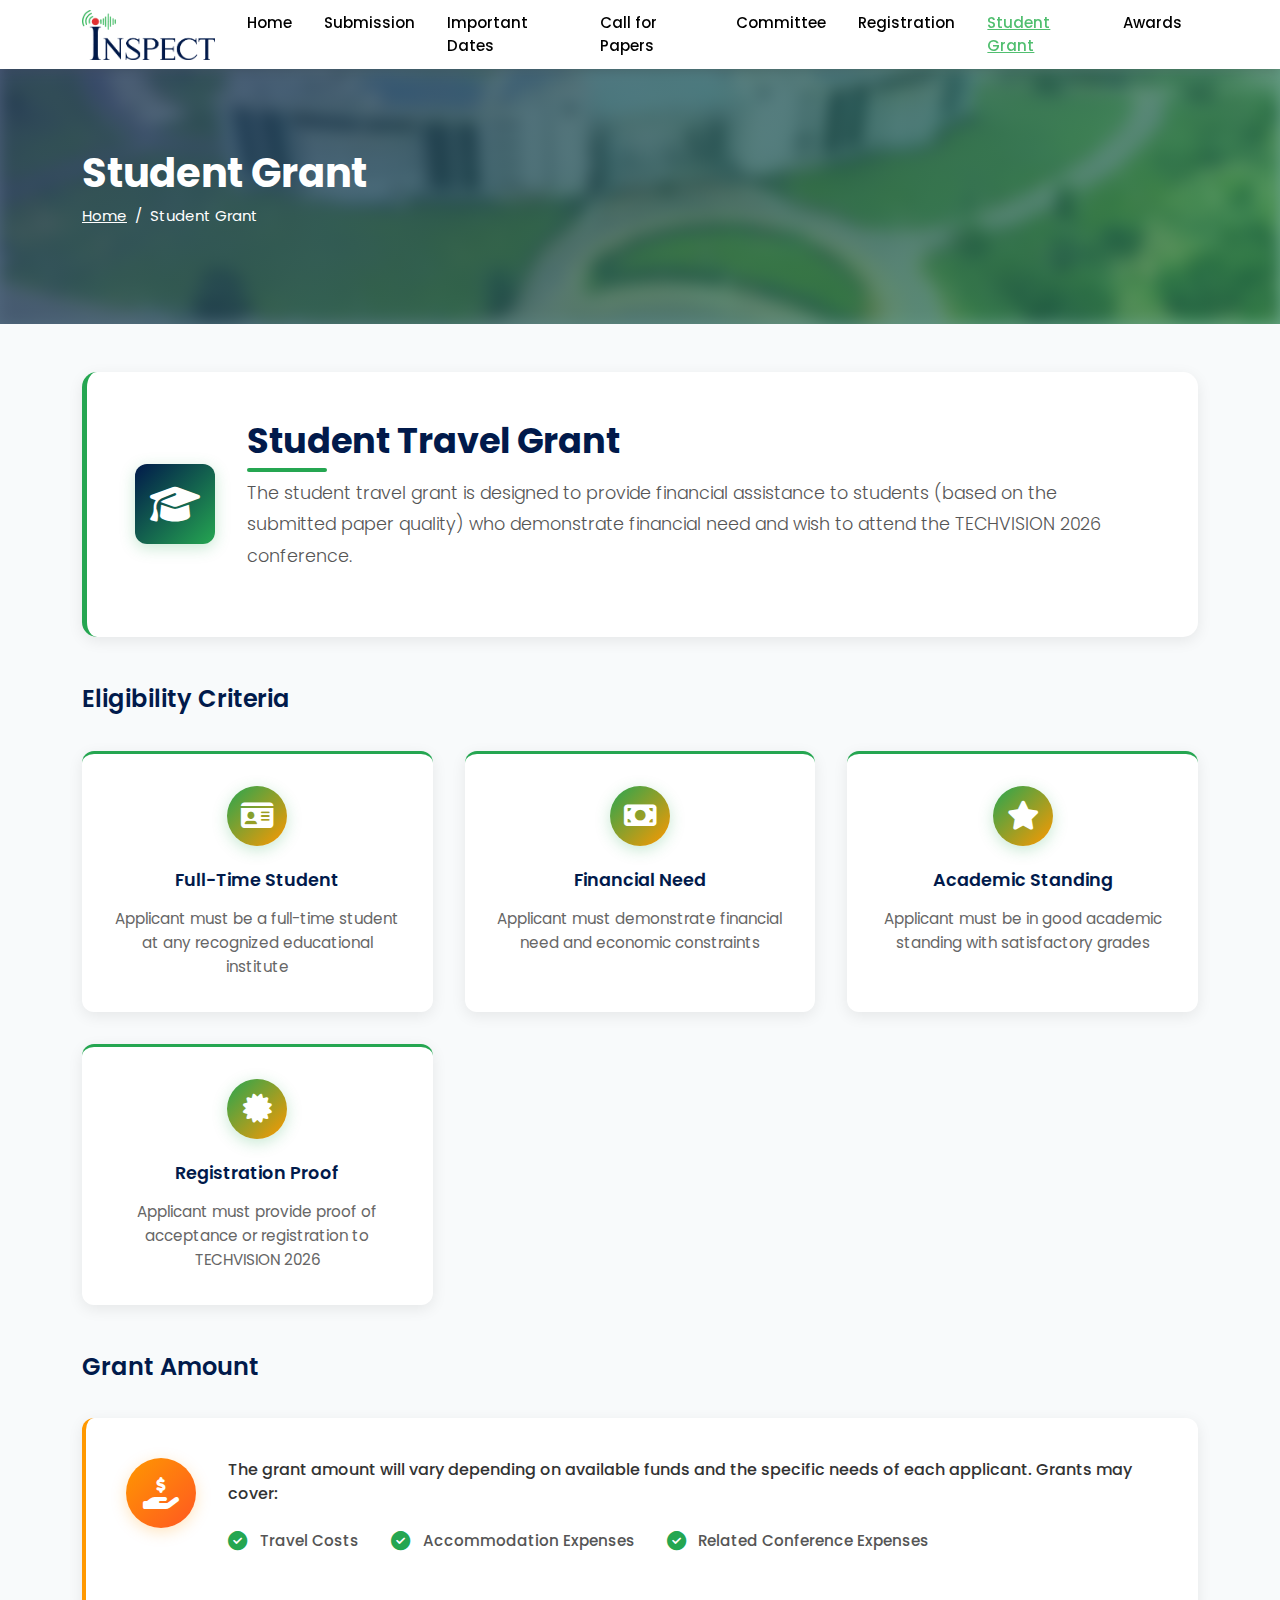
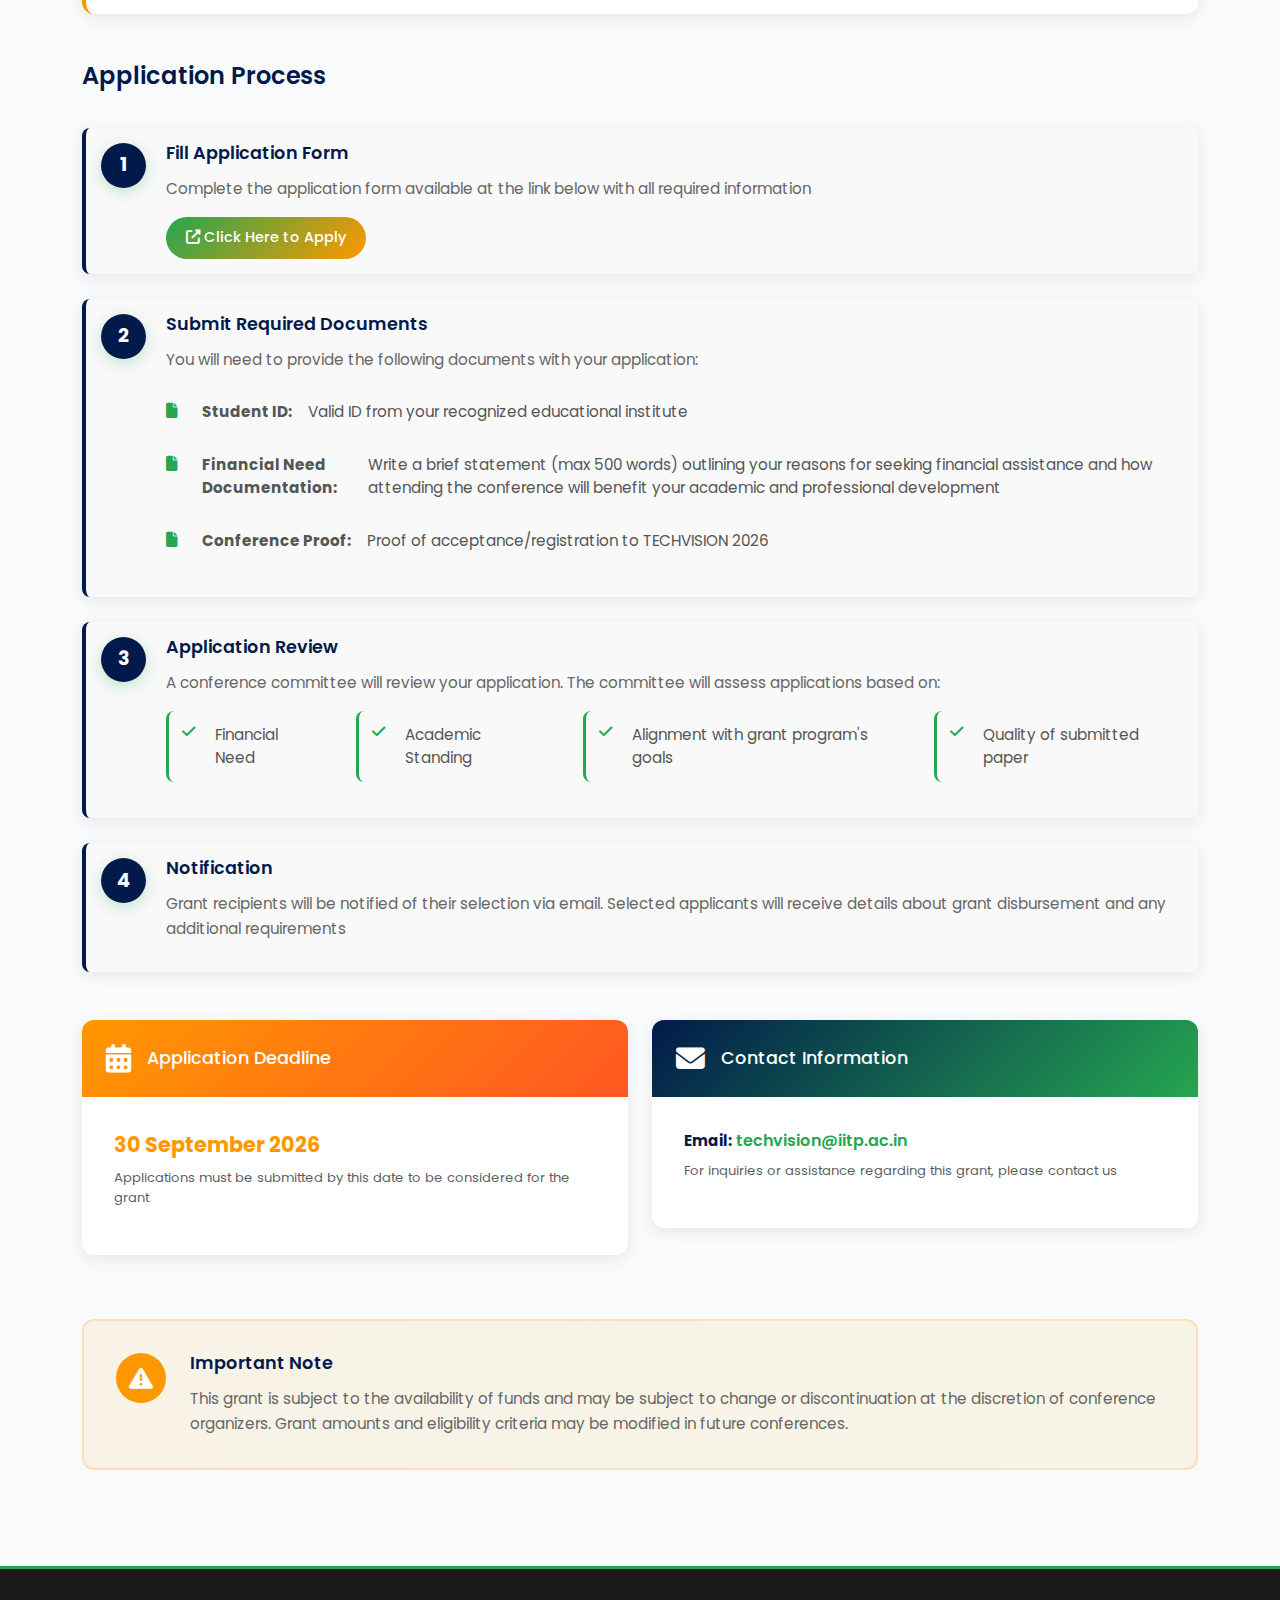
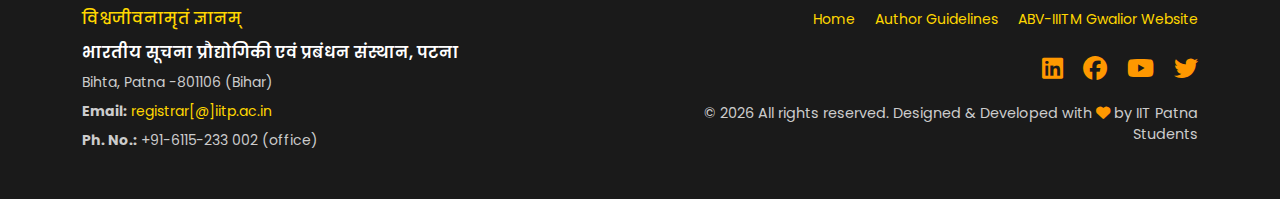
<file: student-grant.html>
<!DOCTYPE html>
<html lang="en">

<head>
  <meta charset="UTF-8">
  <meta name="viewport" content="width=device-width, initial-scale=1.0">
  <title>Student Grant - TECHVISION 2026</title>

  <!-- Favicon -->
  <link rel="shortcut icon" type="img/x-icon" href="img/favicon.jpg" />

  <!-- Bootstrap CSS -->
  <link href="css/bootstrap.min.css" rel="stylesheet">

  <!-- Font Awesome for Icons -->
  <link rel="stylesheet" href="https://cdnjs.cloudflare.com/ajax/libs/font-awesome/6.4.0/css/all.min.css">

  <!-- Google Fonts -->
  <link href="https://fonts.googleapis.com/css2?family=Poppins:wght@400;600;700;800&display=swap" rel="stylesheet">

  <!-- External CSS File -->
  <link rel="stylesheet" href="css/styles.css">
</head>

<body>

  <!-- ============ NAVBAR ============ -->
  <nav class="navbar navbar-expand-lg navbar-dark py-1">
    <div class="container">
      <a class="navbar-brand" href="index.html">
        <img src="img/logo.png" alt="TECHVISION 2026 Logo">
      </a>
      <button class="navbar-toggler" type="button" data-bs-toggle="collapse" data-bs-target="#navbarNav">
        <span class="navbar-toggler-icon"></span>
      </button>
      <div class="collapse navbar-collapse" id="navbarNav">
        <ul class="navbar-nav ms-auto">
          <li class="nav-item">
            <a class="nav-link" href="index.html">Home</a>
          </li>
          <li class="nav-item">
            <a class="nav-link" href="submission.html">Submission</a>
          </li>
          <li class="nav-item">
            <a class="nav-link" href="important-dates.html">Important Dates</a>
          </li>
          <li class="nav-item">
            <a class="nav-link" href="call-for-papers.html">Call for Papers</a>
          </li>
          <li class="nav-item">
            <a class="nav-link" href="committee.html">Committee</a>
          </li>
          <li class="nav-item">
            <a class="nav-link" href="registration.html">Registration</a>
          </li>
          <li class="nav-item">
            <a class="nav-link active" href="student-grant.html">Student Grant</a>
          </li>
          <li class="nav-item">
            <a class="nav-link" href="awards.html">Awards</a>
          </li>
        </ul>
      </div>
    </div>
  </nav>

  <!-- ============ PAGE HEADER ============ -->
  <section class="section-header-bg">
    <div class="container">
      <h1 class="page-title">Student Grant</h1>
      <nav aria-label="breadcrumb">
        <ol class="breadcrumb">
          <li class="breadcrumb-item"><a href="index.html">Home</a></li>
          <li class="breadcrumb-item active">Student Grant</li>
        </ol>
      </nav>
    </div>
  </section>

  <!-- ============ STUDENT GRANT CONTENT ============ -->
  <section class="student-grant-section py-5 mb-5">
    <div class="container">
      <!-- Overview Section -->
      <div class="mb-5">
        <div class="overview-card">
          <div class="overview-icon">
            <i class="fas fa-graduation-cap"></i>
          </div>
          <div class="overview-content">
            <h2 class="section-title mb-3">Student Travel Grant</h2>
            <p class="lead">The student travel grant is designed to provide financial assistance to students (based on
              the submitted paper quality) who demonstrate financial need and wish to attend the TECHVISION 2026
              conference.</p>
          </div>
        </div>
      </div>

      <!-- Eligibility Criteria -->
      <div class="mb-5">
        <h4 class="subTitle">Eligibility Criteria</h4>
        <div class="criteria-grid">
          <div class="criteria-card">
            <div class="criteria-icon">
              <i class="fas fa-id-card"></i>
            </div>
            <h5>Full-Time Student</h5>
            <p>Applicant must be a full-time student at any recognized educational institute</p>
          </div>

          <div class="criteria-card">
            <div class="criteria-icon">
              <i class="fas fa-money-bill"></i>
            </div>
            <h5>Financial Need</h5>
            <p>Applicant must demonstrate financial need and economic constraints</p>
          </div>

          <div class="criteria-card">
            <div class="criteria-icon">
              <i class="fas fa-star"></i>
            </div>
            <h5>Academic Standing</h5>
            <p>Applicant must be in good academic standing with satisfactory grades</p>
          </div>

          <div class="criteria-card">
            <div class="criteria-icon">
              <i class="fas fa-certificate"></i>
            </div>
            <h5>Registration Proof</h5>
            <p>Applicant must provide proof of acceptance or registration to TECHVISION 2026</p>
          </div>
        </div>
      </div>

      <!-- Grant Amount Section -->
      <div class="mb-5">
        <h4 class="subTitle">Grant Amount</h4>
        <div class="grant-details-card">
          <div class="grant-icon">
            <i class="fas fa-hand-holding-usd"></i>
          </div>
          <div class="grant-info">
            <p class="grant-description">The grant amount will vary depending on available funds and the specific needs
              of each applicant. Grants may cover:</p>
            <ul class="grant-covers">
              <li><i class="fas fa-check-circle"></i> Travel Costs</li>
              <li><i class="fas fa-check-circle"></i> Accommodation Expenses</li>
              <li><i class="fas fa-check-circle"></i> Related Conference Expenses</li>
            </ul>
          </div>
        </div>
      </div>

      <!-- Application Process -->
      <div class="mb-5">
        <h4 class="subTitle">Application Process</h4>
        <div class="application-process">
          <div class="process-step">
            <div class="process-number">1</div>
            <div class="process-content">
              <h5>Fill Application Form</h5>
              <p>Complete the application form available at the link below with all required information</p>
              <a href="https://forms.gle/HHyeDiharSkpLrQW9" target="_blank" class="btn-apply">
                <i class="fas fa-external-link-alt"></i> Click Here to Apply
              </a>
            </div>
          </div>

          <div class="process-step">
            <div class="process-number">2</div>
            <div class="process-content">
              <h5>Submit Required Documents</h5>
              <p>You will need to provide the following documents with your application:</p>
              <ul class="documents-list">
                <li><i class="fas fa-file"></i> <strong>Student ID:</strong> Valid ID from your recognized educational
                  institute</li>
                <li><i class="fas fa-file"></i> <strong>Financial Need Documentation:</strong> Write a brief statement
                  (max 500 words) outlining your reasons for seeking financial assistance and how attending the
                  conference will benefit your academic and professional development</li>
                <li><i class="fas fa-file"></i> <strong>Conference Proof:</strong> Proof of acceptance/registration to
                  TECHVISION 2026</li>
              </ul>
            </div>
          </div>

          <div class="process-step">
            <div class="process-number">3</div>
            <div class="process-content">
              <h5>Application Review</h5>
              <p>A conference committee will review your application. The committee will assess applications based on:
              </p>
              <ul class="review-criteria">
                <li><i class="fas fa-check"></i> Financial Need</li>
                <li><i class="fas fa-check"></i> Academic Standing</li>
                <li><i class="fas fa-check"></i> Alignment with grant program's goals</li>
                <li><i class="fas fa-check"></i> Quality of submitted paper</li>
              </ul>
            </div>
          </div>

          <div class="process-step">
            <div class="process-number">4</div>
            <div class="process-content">
              <h5>Notification</h5>
              <p>Grant recipients will be notified of their selection via email. Selected applicants will receive
                details about grant disbursement and any additional requirements</p>
            </div>
          </div>
        </div>
      </div>

      <!-- Important Information -->
      <div class="row mb-5">
        <div class="col-lg-6">
          <div class="info-card info-deadline">
            <div class="info-header deadline">
              <i class="fas fa-calendar-alt"></i>
              <h4>Application Deadline</h4>
            </div>
            <div class="info-body">
              <p class="deadline-date">30 September 2026</p>
              <p class="text-muted small">Applications must be submitted by this date to be considered for the grant</p>
            </div>
          </div>
        </div>

        <div class="col-lg-6">
          <div class="info-card info-contact">
            <div class="info-header contact">
              <i class="fas fa-envelope"></i>
              <h4>Contact Information</h4>
            </div>
            <div class="info-body">
              <p class="contact-email"><strong>Email:</strong> <a
                  href="mailto:techvision@iitp.ac.in">techvision@iitp.ac.in</a></p>

              <p class="text-muted small mt-2">For inquiries or assistance regarding this grant, please contact us</p>
            </div>
          </div>
        </div>
      </div>

      <!-- Important Note -->
      <div class="important-note-section">
        <div class="note-icon">
          <i class="fas fa-exclamation-triangle"></i>
        </div>
        <div class="note-content">
          <h5>Important Note</h5>
          <p>This grant is subject to the availability of funds and may be subject to change or discontinuation at the
            discretion of conference organizers. Grant amounts and eligibility criteria may be modified in future
            conferences.</p>
        </div>
      </div>
    </div>
  </section>

  <!-- ============ FOOTER ============ -->
  <footer style="background-color: #1a1a1a; color: #ccc; padding: 40px 0; font-size: 14px;">
    <div class="container">
      <div class="row">
        <!-- LEFT SIDE -->
        <div class="col-md-6 text-start">
          <h6 style="color: #ffd700; margin-bottom: 15px;">विश्वजीवनामृतं ज्ञानम्</h6>
          <h6 style="color: white; margin-bottom: 10px; font-weight: 600;">भारतीय सूचना प्रौद्योगिकी एवं प्रबंधन
            संस्थान, पटना</h6>
          <p>Bihta, Patna -801106 (Bihar)</p>
          <p><strong>Email:</strong> <a href="mailto:registrar@iitp.ac.in"
              style="color: #ffd700;">registrar[@]iitp.ac.in</a></p>
          <p><strong>Ph. No.:</strong> +91-6115-233 002 (office)</p>
        </div>

        <!-- RIGHT SIDE -->
        <div class="col-md-6 text-end">
          <ul
            style="list-style: none; padding: 0; display: flex; gap: 20px; margin-bottom:5px; justify-content: flex-end;">
            <li><a href="/" style="color:  #ffd700;">Home</a></li>
            <li><a href="/submission.html" style="color:  #ffd700; ">Author Guidelines</a></li>
            <li><a href="https://iiitm.ac.in/index.php/en/" target="_blank" style="color: #ffd700;">ABV-IIITM Gwalior
                Website</a></li>
          </ul>
          <div style="margin: 1rem 0; display: flex; justify-content: end; gap: 20px;">
            <a href="https://linkedin.com" target="_blank" style="color: var(--accent-gold); font-size: 1.5rem;"><i
                class="fab fa-linkedin"></i></a>
            <a href="https://facebook.com" target="_blank" style="color: var(--accent-gold); font-size: 1.5rem;"><i
                class="fab fa-facebook"></i></a>
            <a href="https://youtube.com" target="_blank" style="color: var(--accent-gold); font-size: 1.5rem;"><i
                class="fab fa-youtube"></i></a>
            <a href="https://x.com" target="_blank" style="color: var(--accent-gold); font-size: 1.5rem;"><i
                class="fab fa-twitter"></i></a>
          </div>
          <p style="margin-top: .5rem; font-size: 0.9rem;">
            &copy; 2026 All rights reserved. Designed & Developed with <i class="fas fa-heart"
              style="color: var(--accent-gold);"></i> by IIT Patna Students
          </p>
        </div>
      </div>
    </div>
  </footer>

  <!-- Bootstrap JS -->
  <script src="js/bootstrap.bundle.min.js"></script>

  <!-- jQuery -->
  <script src="js/jquery-3.6.0.min.js"></script>

  <style>
    .timeline-process {
      margin: 30px 0;
    }

    .process-step {
      display: flex;
      gap: 20px;
      margin-bottom: 25px;
      padding: 15px;
      background: #f9f9f9;
      border-radius: 8px;
      border-left: 4px solid var(--primary-blue);
    }

    .process-number {
      min-width: 45px;
      width: 45px;
      height: 45px;
      background: var(--primary-blue);
      color: white;
      border-radius: 50%;
      display: flex;
      align-items: center;
      justify-content: center;
      font-weight: bold;
      font-size: 1.2rem;
      flex-shrink: 0;
    }

    .process-text h5 {
      margin-bottom: 0.5rem;
      color: var(--primary-blue);
    }
  </style>

</body>

</html>
</file>
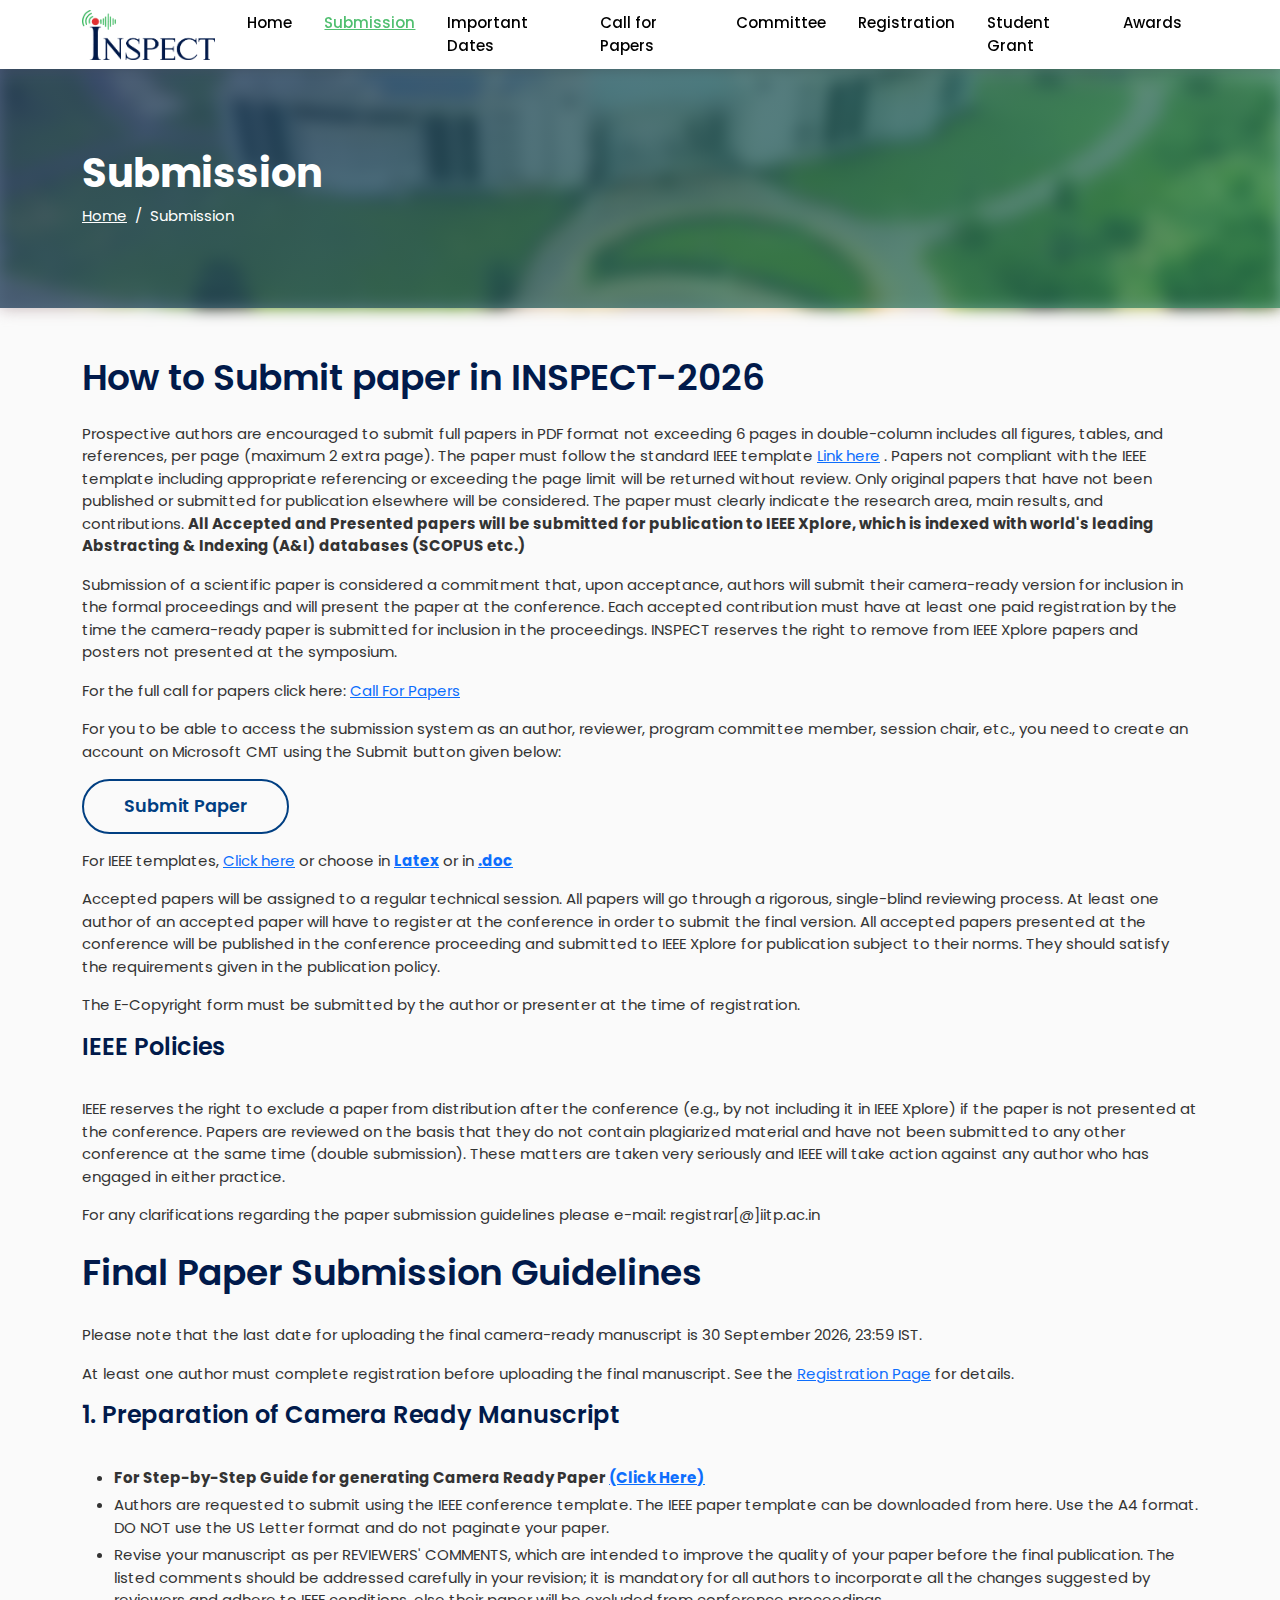
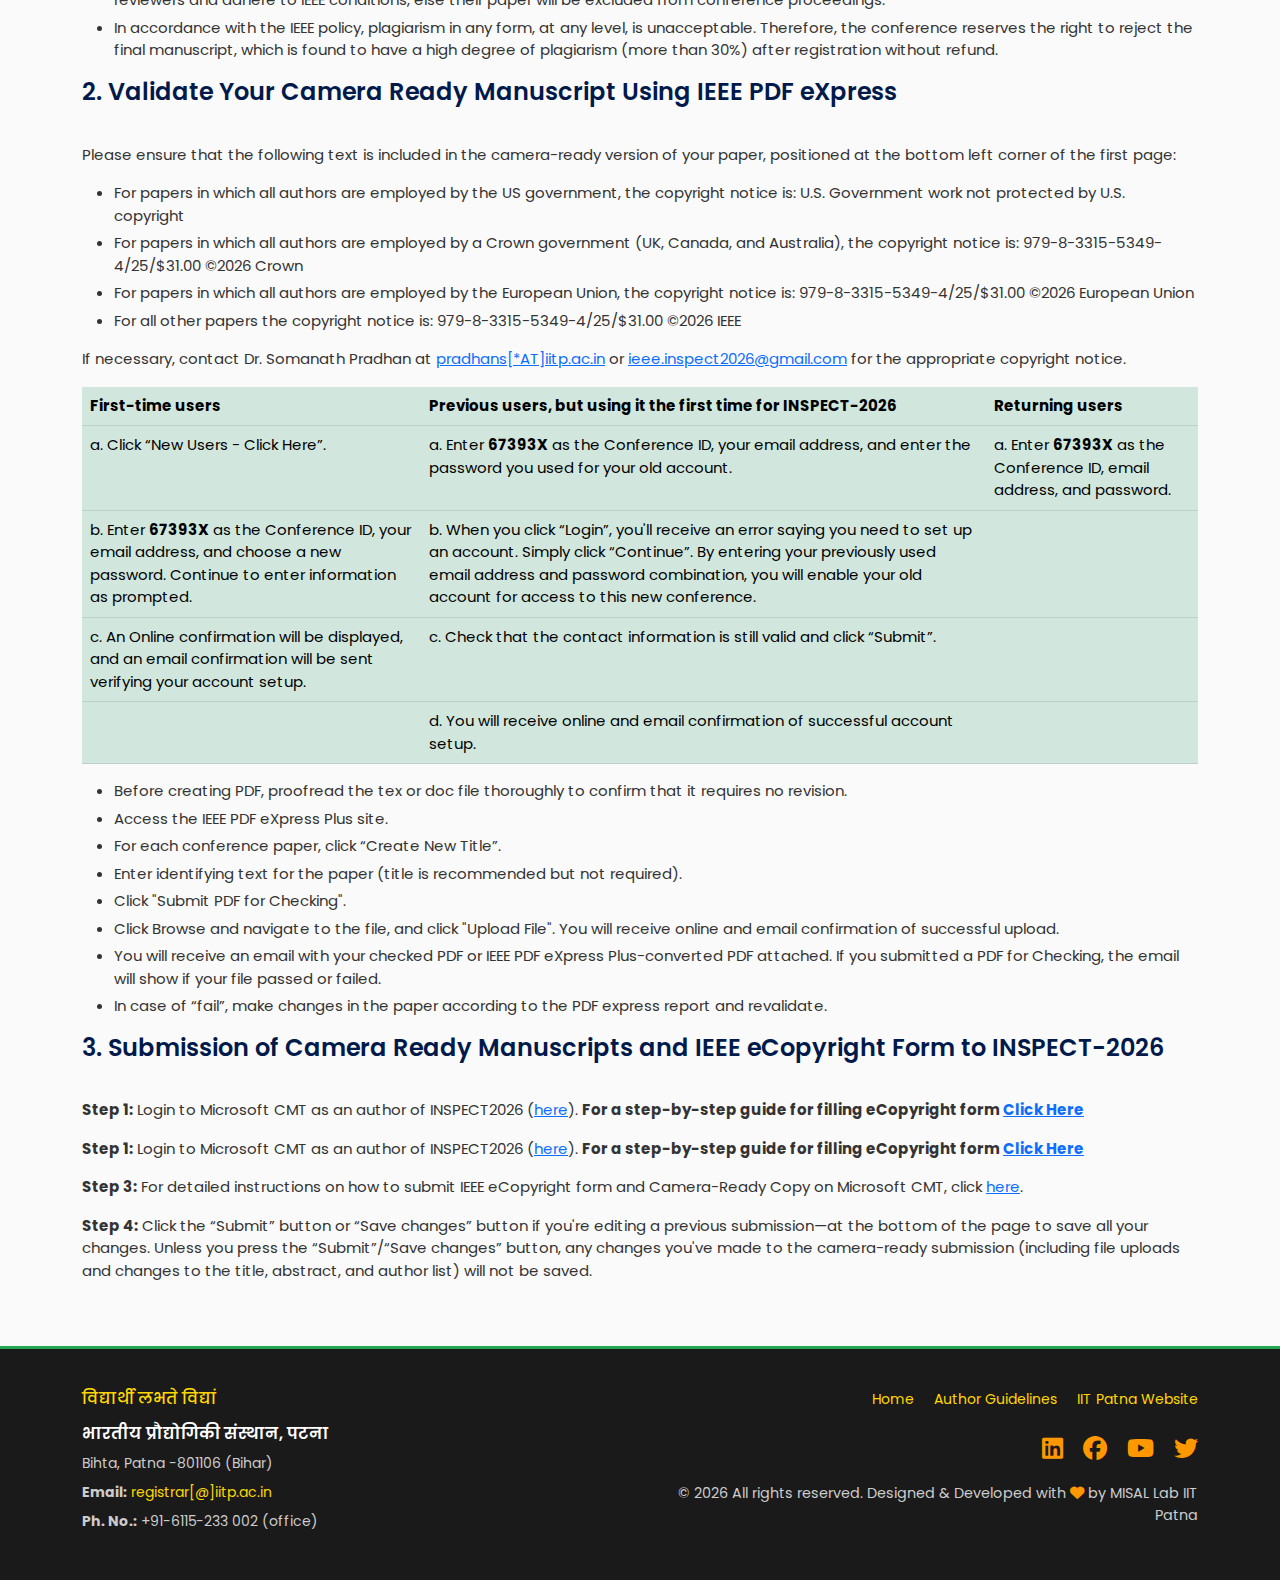
<file: submission.html>
<!DOCTYPE html>
<html lang="en">

<head>
  <meta charset="UTF-8">
  <meta name="viewport" content="width=device-width, initial-scale=1.0">
  <title>Submission - INSPECT 2026</title>

  <!-- Favicon -->
  <link rel="shortcut icon" type="img/x-icon" href="img/favicon.jpg" />

  <!-- Bootstrap CSS -->
  <link href="css/bootstrap.min.css" rel="stylesheet">

  <!-- Font Awesome for Icons -->
  <link rel="stylesheet" href="https://cdnjs.cloudflare.com/ajax/libs/font-awesome/6.4.0/css/all.min.css">

  <!-- Google Fonts -->
  <link href="https://fonts.googleapis.com/css2?family=Poppins:wght@400;600;700;800&display=swap" rel="stylesheet">

  <!-- External CSS File -->
  <link rel="stylesheet" href="css/styles.css">
</head>

<body>

    <!-- ============ NAVBAR ============ -->
    <nav class="navbar navbar-expand-lg navbar-dark py-1">
        <div class="container">
            <a class="navbar-brand" href="index.html">
                <img src="img/logo.png" alt="INSPECT 2026 Logo">
            </a>
            <button class="navbar-toggler" type="button" data-bs-toggle="collapse" data-bs-target="#navbarNav">
                <span class="navbar-toggler-icon"></span>
            </button>
            <div class="collapse navbar-collapse" id="navbarNav">
                <ul class="navbar-nav ms-auto">
                    <li class="nav-item">
                        <a class="nav-link" href="index.html">Home</a>
                    </li>
                    <li class="nav-item">
                        <a class="nav-link active" href="submission.html">Submission</a>
                    </li>
                    <li class="nav-item">
                        <a class="nav-link" href="important-dates.html">Important Dates</a>
                    </li>
                    <li class="nav-item">
                        <a class="nav-link" href="call-for-papers.html">Call for Papers</a>
                    </li>
                    <li class="nav-item">
                        <a class="nav-link" href="committee.html">Committee</a>
                    </li>
                    <li class="nav-item">
                        <a class="nav-link" href="registration.html">Registration</a>
                    </li>
                    <li class="nav-item">
                        <a class="nav-link" href="student-grant.html">Student Grant</a>
                    </li>
                    <li class="nav-item">
                        <a class="nav-link" href="awards.html">Awards</a>
                    </li>
                </ul>
            </div>
        </div>
    </nav>

    <!-- ============ PAGE HEADER ============ -->
    <section class="section-header-bg SubmissionHeadBg">
        <div class="container">
            <h1 class="page-title fw-bold">Submission</h1>
            <nav aria-label="breadcrumb">
                <ol class="breadcrumb m-0 ">
                    <li class="breadcrumb-item"><a href="index.html" class="text-white">Home</a></li>
                    <li class="breadcrumb-item active text-white">Submission</li>
                </ol>
            </nav>
        </div>
    </section>

    <!-- ============ SUBMISSION CONTENT ============ -->
    <section class="py-5">
        <div class="container">
            <div class="row">
                <div class="col-lg-12">
                    <h2 class="ContentTitle mb-4">How to Submit paper in INSPECT-2026</h2>


                    <p>
                        Prospective authors are encouraged to submit full papers in PDF format not exceeding 6 pages in
                        double-column includes all figures, tables, and references, per page (maximum 2 extra page). The
                        paper must follow the standard IEEE template <a href="https://www.ieee.org/conferences/publishing/templates.html" translate="_blank">Link here</a> .
                        Papers not compliant with the IEEE template
                        including appropriate referencing or exceeding the page limit will be returned without review. Only original
                        papers that have not been published or submitted for publication elsewhere will be considered. The paper
                        must clearly indicate the research area, main results, and contributions. <b>
                            All Accepted and Presented
                            papers
                            will be submitted for publication to IEEE Xplore, which is indexed with world's leading Abstracting &
                            Indexing (A&I) databases (SCOPUS etc.)
                        </b>
                    </p>
                    <p>
                        Submission of a scientific paper is considered a commitment that, upon acceptance, authors will submit their
                        camera-ready version for inclusion in the formal proceedings and will present the paper at the conference.
                        Each accepted contribution must have at least one paid registration by the time the camera-ready paper is
                        submitted for inclusion in the proceedings. INSPECT reserves the right to remove from IEEE Xplore papers and
                        posters not presented at the symposium.
                    </p>
                    <p>For the full call for papers click here: <a href="/call-for-paper" target="_blank">Call For Papers</a></p>
                    <p>
                        For you to be able to access the submission system as an author, reviewer, program committee member, session
                        chair, etc., you need to create an account on Microsoft CMT using the Submit button given below:
                    </p>
                    <button class="btn-secondary-custom mb-3"
                            onclick="document.getElementById('about-conference').scrollIntoView({behavior: 'smooth'})">
                        Submit Paper
                    </button>
                    <p>
                        For IEEE templates, <a href="https://www.ieee.org/conferences/publishing/templates.html"
                                               target="_blank">Click here</a> or choose in <a href="https://www.ieee.org/conferences/publishing/templates.html" target="_blank"><b>Latex</b></a> or in
                        <a href="https://www.ieee.org/conferences/publishing/templates.html" target="_blank"><b>.doc</b></a>
                    </p>

                    <p>
                        Accepted papers will be assigned to a regular technical session. All papers will go through a rigorous,
                        single-blind reviewing process. At least one author of an accepted paper will have to register at the
                        conference in order to submit the final version. All accepted papers presented at the conference will be
                        published in the conference proceeding and submitted to IEEE Xplore for publication subject to their norms.
                        They should satisfy the requirements given in the publication policy.
                    </p>
                    <p>The E-Copyright form must be submitted by the author or presenter at the time of registration.</p>

                    <h4 class="subTitle">IEEE Policies</h4>
                    <p>
                        IEEE reserves the right to exclude a paper from distribution after the conference (e.g., by not including
                        it in IEEE Xplore) if the paper is not presented at the conference. Papers are reviewed on the basis that
                        they do not contain plagiarized material and have not been submitted to any other conference at the same
                        time (double submission). These matters are taken very seriously and IEEE will take action against any
                        author who has engaged in either practice.
                    </p>
                    <p>For any clarifications regarding the paper submission guidelines please e-mail: registrar[@]iitp.ac.in</p>

                    <h2 class="ContentTitle mt-4">Final Paper Submission Guidelines</h2>

                    <p>
                        Please note that the last date for uploading the final camera-ready manuscript is 30 September 2026, 23:59
                        IST.
                    </p>
                    <p>
                        At least one author must complete registration before uploading the final manuscript. See the <a href="registration">Registration Page</a> for details.
                    </p>

                    <h4 class="subTitle">1. Preparation of Camera Ready Manuscript</h4>
                    <ul>
                        <li>
                            <b>
                                For Step-by-Step Guide for generating Camera Ready Paper <a href="https://www.iitp.ac.in/" target="_blank">(Click Here)</a>
                            </b>
                        </li>
                        <li>
                            Authors are requested to submit using the IEEE conference template. The IEEE paper template can be
                            downloaded from here. Use the A4 format. DO NOT use the US Letter format and do not paginate your paper.
                        </li>
                        <li>
                            Revise your manuscript as per REVIEWERS' COMMENTS, which are intended to improve the quality of your paper
                            before the final publication. The listed comments should be addressed carefully in your revision; it is
                            mandatory for all authors to incorporate all the changes suggested by reviewers and adhere to IEEE
                            conditions, else their paper will be excluded from conference proceedings.
                        </li>
                        <li>
                            In accordance with the IEEE policy, plagiarism in any form, at any level, is unacceptable. Therefore, the
                            conference reserves the right to reject the final manuscript, which is found to have a high degree of
                            plagiarism (more than 30%) after registration without refund.
                        </li>
                    </ul>
                    <h4 class="subTitle">2. Validate Your Camera Ready Manuscript Using IEEE PDF eXpress</h4>
                    <p>
                        Please ensure that the following text is included in the camera-ready version of your paper, positioned at
                        the bottom left corner of the first page:
                    </p>
                    <ul>
                        <li>
                            For papers in which all authors are employed by the US government, the copyright notice is: U.S.
                            Government work not protected by U.S. copyright
                        </li>
                        <li>
                            For papers in which all authors are employed by a Crown government (UK, Canada, and Australia), the
                            copyright notice is: 979-8-3315-5349-4/25/$31.00 ©2026 Crown
                        </li>
                        <li>
                            For papers in which all authors are employed by the European Union, the copyright notice is:
                            979-8-3315-5349-4/25/$31.00 ©2026 European Union
                        </li>
                        <li>For all other papers the copyright notice is: 979-8-3315-5349-4/25/$31.00 ©2026 IEEE</li>
                    </ul>
                    <p>
                        If necessary, contact Dr. Somanath Pradhan at <a href="mailto:pradhans@iitp.ac.in">pradhans[*AT]iitp.ac.in</a> or  <a href="mailto:ieee.inspect2026@gmail.com">ieee.inspect2026@gmail.com</a> for the
                        appropriate copyright notice.
                    </p>

                    <table class="table table-success">
                        <thead>
                            <tr>
                                <th scope="col">First-time users</th>
                                <th scope="col">Previous users, but using it the first time for INSPECT-2026</th>
                                <th scope="col">Returning users</th>
                            </tr>
                        </thead>
                        <tbody>

                            <tr>

                                <td>
                                    a. Click “New Users - Click Here”.
                                </td>
                                <td>
                                    a. Enter <b>67393X</b> as the Conference ID, your email address, and enter the password you used for
                                    your old
                                    account.
                                </td>
                                <td>
                                    a. Enter <b>67393X</b> as the Conference ID, email address, and password.
                                </td>
                            </tr>
                            <tr>
                                <td>
                                    b. Enter <b>67393X</b> as the Conference ID, your email address, and choose a new password. Continue
                                    to enter
                                    information as prompted.
                                </td>
                                <td>
                                    b. When you click “Login”, you'll receive an error saying you need to set up an account. Simply click
                                    “Continue”. By entering your previously used email address and password combination, you will enable
                                    your old account for access to this new conference.
                                </td>
                                <td>
                                </td>
                            </tr>
                            <tr>
                                <td>
                                    c. An Online confirmation will be displayed, and an email confirmation will be sent verifying your
                                    account setup.
                                </td>
                                <td>
                                    c. Check that the contact information is still valid and click “Submit”.
                                </td>
                                <td>
                                </td>
                            </tr>
                            <tr>
                                <td>
                                </td>
                                <td>
                                    d. You will receive online and email confirmation of successful account setup.
                                </td>
                                <td>
                                </td>
                            </tr>
                        </tbody>
                    </table>
                    <ul>
                        <li>
                            Before creating PDF, proofread the tex or doc file thoroughly to confirm that it requires no revision.
                        </li>
                        <li>
                            Access the IEEE PDF eXpress Plus site.
                        </li>
                        <li>
                            For each conference paper, click “Create New Title”.
                        </li>
                        <li>
                            Enter identifying text for the paper (title is recommended but not required).
                        </li>
                        <li>
                            Click "Submit PDF for Checking".
                        </li>
                        <li>
                            Click Browse and navigate to the file, and click "Upload File". You will receive online and email
                            confirmation of successful upload.
                        </li>
                        <li>
                            You will receive an email with your checked PDF or IEEE PDF eXpress Plus-converted PDF attached. If you
                            submitted a PDF for Checking, the email will show if your file passed or failed.
                        </li>
                        <li>
                            In case of “fail”, make changes in the paper according to the PDF express report and revalidate.
                        </li>

                    </ul>
                    <h4 class="subTitle">3. Submission of Camera Ready Manuscripts and IEEE eCopyright Form to INSPECT-2026</h4>
                    <p>
                        <strong>Step 1:</strong> Login to Microsoft CMT as an author of INSPECT2026 (<a href="https://cmt3.research.microsoft.com/INSPECT2026/Track/1/Submission/Create" target="_blank"
                                                                                                        rel="noopener noreferrer">here</a>). <b>
                            For a step-by-step guide for filling eCopyright form <a href="/static/media/Step for ecopyright.94cd495f2368f5e87900.94cd495f2368f5e87900.pdf">
                                Click
                                Here
                            </a>
                        </b>
                    </p>
                    <p>
                        <strong>Step 1:</strong> Login to Microsoft CMT as an author of INSPECT2026 (<a href="https://cmt3.research.microsoft.com/INSPECT2026/Track/1/Submission/Create" target="_blank"
                                                                                                        rel="noopener noreferrer">here</a>). <b>
                            For a step-by-step guide for filling eCopyright form <a href="/static/media/Step for ecopyright.94cd495f2368f5e87900.94cd495f2368f5e87900.pdf">
                                Click
                                Here
                            </a>
                        </b>
                    </p>
                    <p>
                        <strong>Step 3:</strong> For detailed instructions on how to submit IEEE eCopyright form and Camera-Ready
                        Copy on Microsoft CMT, click <a href="https://cmt3.research.microsoft.com/docs/help/cheat-sheets/ecf-copyright.html" target="_blank"
                                                        rel="noopener noreferrer">here</a>.
                    </p>
                    <p>
                        <strong>Step 4:</strong> Click the “Submit” button or “Save changes” button if you're editing a previous
                        submission—at the bottom of the page to save all your changes. Unless you press the “Submit”/“Save changes”
                        button, any changes you've made to the camera-ready submission (including file uploads and changes to the
                        title, abstract, and author list) will not be saved.
                    </p>
                </div>


            </div>
        </div>
    </section>

    <!-- ============ FOOTER ============ -->
    <footer style="background-color: #1a1a1a; color: #ccc; padding: 40px 0; font-size: 14px;">
        <div class="container">
            <div class="row">
                <!-- LEFT SIDE -->
                <div class="col-md-6 text-start">
                    <h6 style="color: #ffd700; margin-bottom: 15px;">विद्यार्थी लभते विद्यां</h6>
                    <h6 style="color: white; margin-bottom: 10px; font-weight: 600;">भारतीय प्रौद्योगिकी संस्थान, पटना</h6>
                    <p>Bihta, Patna -801106 (Bihar)</p>
                    <p>
                        <strong>Email:</strong> <a href="mailto:registrar@iitp.ac.in"
                                                   style="color: #ffd700;">registrar[@]iitp.ac.in</a>
                    </p>
                    <p><strong>Ph. No.:</strong> +91-6115-233 002 (office)</p>
                </div>

                <!-- RIGHT SIDE -->
                <div class="col-md-6 text-end">
                    <ul style="list-style: none; padding: 0; display: flex; gap: 20px; margin-bottom:5px; justify-content: flex-end;">
                        <li><a href="/" style="color:  #ffd700;">Home</a></li>
                        <li><a href="/submission.html" style="color:  #ffd700; ">Author Guidelines</a></li>
                        <li><a href="https://www.iitp.ac.in/" target="_blank" style="color: #ffd700;">IIT Patna Website</a></li>
                    </ul>
                    <div style="margin: 1rem 0; display: flex; justify-content: end; gap: 20px;">
                        <a href="https://www.iitp.ac.in/" target="_blank" style="color: var(--accent-gold); font-size: 1.5rem;">
                            <i class="fab fa-linkedin"></i>
                        </a>
                        <a href="https://www.iitp.ac.in/" target="_blank" style="color: var(--accent-gold); font-size: 1.5rem;">
                            <i class="fab fa-facebook"></i>
                        </a>
                        <a href="https://www.iitp.ac.in/" target="_blank" style="color: var(--accent-gold); font-size: 1.5rem;">
                            <i class="fab fa-youtube"></i>
                        </a>
                        <a href="https://www.iitp.ac.in/" target="_blank" style="color: var(--accent-gold); font-size: 1.5rem;">
                            <i class="fab fa-twitter"></i>
                        </a>
                    </div>
                    <p style="margin-top: .5rem; font-size: 0.9rem;">
                        &copy; 2026 All rights reserved. Designed & Developed with <i class="fas fa-heart"
                                                                                      style="color: var(--accent-gold);"></i> by MISAL Lab IIT Patna
                    </p>
                </div>
            </div>
        </div>
    </footer>

    <!-- Bootstrap JS -->
    <script src="js/bootstrap.bundle.min.js"></script>

    <!-- jQuery -->
    <script src="js/jquery-3.6.0.min.js"></script>

</body>

</html>
</file>
<file: css/styles.css>
* {
  margin: 0;
  padding: 0;
  box-sizing: border-box;
}

body {
  font-family: 'Poppins', sans-serif;
  color: #333;
  font-size: 15px;
  background: #fafafa;
}

:root {
  --primary-blue: #011a4b;
  --secondary-green: #25a651;
  --accent-gold: #ff9800;
}

ul li {
  margin-bottom: 5px;
}

ul li.nav-item {
  margin: 0px;
}

/* NAVBAR */
.navbar {
  /* background: linear-gradient(135deg, #7dffa9 0%, #011947 100%); */
  background: #fff;
  padding: 1rem 0;
  box-shadow: 0 2px 10px rgba(0, 0, 0, 16%);
  position: sticky;
  top: 0;
  z-index: 1000;
}

a.navbar-brand img {
  height: 50px;
  width: auto;
}

.navbar-brand {
  font-weight: 700;
  font-size: 1.5rem;
  color: #fff !important;
}

.nav-link {
  color: #000 !important;
  margin: 0 0.5rem;
  transition: 0.3s ease;
  font-weight: 500;
}

.nav-link:hover,
.nav-link.active {
  color: #51bf70 !important;
  text-decoration: underline;
}

/* HERO SECTION */
.hero {
  background-image: url('../img/aa.jpg');
  color: white;
  padding: 100px 0;
  text-align: center;
  position: relative;
  overflow: hidden;
  background-size: cover;
}

.hero::after {
  content: '';
  position: absolute;
  top: 0;
  left: 0;
  width: 100%;
  height: 100%;
  background: linear-gradient(135deg, #011a4a 0%, #2eac55 100%);
  z-index: 0;
  opacity: .85;
}

.hero::before {
  content: '';
  position: absolute;
  top: 0;
  left: 0;
  width: 100%;
  height: 100%;
  background: url('data:image/svg+xml,<svg xmlns="http://www.w3.org/2000/svg" viewBox="0 0 1200 600"><defs><pattern id="grid" width="40" height="40" patternUnits="userSpaceOnUse"><path d="M 40 0 L 0 0 0 40" fill="none" stroke="rgba(255,255,255,0.1)" stroke-width="1"/></pattern></defs><rect width="1200" height="600" fill="url(%23grid)" /></svg>');
  opacity: 0.5;
}

.hero-content {
  position: relative;
  z-index: 1;
}

.hero h1 {
  font-size: 3.5rem;
  font-weight: 800;
  margin-bottom: 1rem;
  text-shadow: 2px 2px 8px rgba(0, 0, 0, 0.3);
}

.hero .conference-dates {
  font-size: 1.5rem;
  margin-bottom: 1.5rem;
  color: #ff5722;
}

.hero p {
  font-size: 1.2rem;
  margin-bottom: 2rem;
  max-width: 800px;
  margin-left: auto;
  margin-right: auto;
}

.btn-primary-custom {
  background: #ff5722;
  color: #fff;
  border: none;
  padding: 12px 40px;
  font-weight: 600;
  font-size: 1.1rem;
  border-radius: 50px;
  transition: 0.3s ease;
  margin: 0 10px;
  display: inline-block;
  cursor: pointer;
}

.btn-primary-custom:hover {
  background: white;
  color: var(--primary-blue);
  transform: translateY(-2px);
  box-shadow: 0 10px 20px rgba(0, 0, 0, 0.2);
}

.btn-secondary-custom {
  background: transparent;
  color: #013f82;
  border: 2px solid #013f82;
  padding: 12px 40px;
  font-weight: 600;
  font-size: 1.1rem;
  border-radius: 50px;
  transition: 0.3s ease;
  display: inline-block;
  cursor: pointer;
}

.btn-secondary-custom:hover {
  background: #013f82;
  color: white;
}

h4.subTitle {
  font-size: 24px;
  font-weight: 600;
  margin-bottom: 25px;
  color: var(--primary-blue);
  position: relative;
  padding-bottom: 12px;
  display: inline-block;
}

/* h4.subTitle::after {
  content: '';
  position: absolute;
  bottom: 0;
  left: 0;
  width: 60%;
  height: 3px;
  background: linear-gradient(90deg, var(--secondary-green), var(--accent-gold));
  border-radius: 2px;
} */

/* SECTIONS */
section {
  padding: 80px 0px;

}

.section-bg {
  border-radius: 20px;
  padding: 60px 40px;
  margin: 0 auto;
  max-width: calc(100% - 100px);
}

/* section .container {
  padding: 0;
} */

.section-title {
  font-size: 2.5rem;
  font-weight: 700;
  margin-bottom: 1rem;
  color: var(--primary-blue);
  position: relative;
  display: inline-block;
}

.section-title::after {
  content: '';
  width: 80px;
  height: 4px;
  background: var(--secondary-green);
  position: absolute;
  bottom: -10px;
  left: 0;
  border-radius: 2px;
}

.ContentTitle {
  font-size: 2.25rem;
  font-weight: 600;

  margin-bottom: 30px;
  color: var(--primary-blue);
}

#contact .section-title::after {
  background: #fff;
}

.section-subtitle {
  color: #666;
  margin-bottom: 1.5rem;
  font-size: 1.1rem;
}

/* ABOUT CONFERENCE */
#about-conference {
  background: #fafafa;
}

#about-conference .section-bg {
  background: #d4f0ed;
}

.about-card {
  background: white;
  padding: 40px;
  border-radius: 10px;
  box-shadow: 0 5px 15px rgba(0, 0, 0, 0.1);
  transition: 0.3s ease;
  margin-bottom: 2rem;
}

.about-card:hover {
  transform: translateY(-10px);
  box-shadow: 0 15px 30px rgba(0, 0, 0, 0.15);
}

.about-card h4 {
  color: var(--primary-blue);
  margin-bottom: 1rem;
  font-weight: 700;
}

/* ABOUT INSTITUTE */
#about-institute {
  background: #fafafa;
}

#about-institute .section-bg {
  background: #c0ead0
}

.institute-image {
  border-radius: 10px;
  overflow: hidden;
  box-shadow: 0 10px 30px rgba(0, 0, 0, 0.1);
  margin-bottom: 2rem;
}

.institute-image img {
  width: 100%;
  height: auto;
  display: block;
}

/* ABOUT CITY */
#about-city {
  background: #fafafa;
}

#about-city .section-bg {
  background: #c8e8e5;
}

/* SLIDER */
.slider-section {
  background: #fafafa;
  padding: 80px 20px;
}

.slider-section .section-bg {
  background: #e5f5f3;
  border-radius: 20px;
  padding: 60px 40px;
  margin: 0 auto;
  max-width: 1200px;
}

.slider-item {
  background: white;
  padding: 40px;
  border-radius: 10px;
  box-shadow: 0 5px 15px rgba(0, 0, 0, 0.1);
  height: 300px;
  display: flex;
  flex-direction: column;
  justify-content: center;
  align-items: center;
}

.slider-item h4 {
  color: var(--primary-blue);
  margin: 1rem 0;
  font-weight: 700;
}

.slider-item p {
  color: #666;
  margin: 0;
}

/* COMMITTEE */
#committee {
  background: #fafafa;
}

#committee .section-bg {
  /* background: linear-gradient(135deg, var(--primary-blue) 0%, var(--secondary-green) 100%);
    color: white; */
}

.member-card {
  background: white;
  border-radius: 15px;
  padding: 30px;
  text-align: center;
  box-shadow: 0 5px 15px rgba(0, 0, 0, 0.1);
  transition: all 0.4s cubic-bezier(0.4, 0, 0.2, 1);
  margin-bottom: 2rem;
  animation: 0.6s ease 0s 1 normal forwards running fadeInUp;
  border: 1px solid #f0f0f0;
  position: relative;
  overflow: hidden;
}

.member-card::before {
  content: '';
  position: absolute;
  top: 0;
  left: -100%;
  width: 100%;
  height: 3px;
  background: linear-gradient(90deg, var(--secondary-green), var(--accent-gold));
  transition: left 0.4s ease;
}

.member-card:hover {
  transform: translateY(-12px);
  box-shadow: 0 15px 35px rgba(37, 166, 81, 0.2);
  border-color: var(--secondary-green);
}

.member-card:hover::before {
  left: 100%;
}

.member-image {
  width: 150px;
  height: 150px;
  border-radius: 50%;
  margin: 0 auto 1.5rem;
  background: linear-gradient(135deg, var(--primary-blue), var(--secondary-green));
  display: flex;
  align-items: center;
  justify-content: center;
  color: white;
  font-size: 3rem;
  overflow: hidden;
  position: relative;
  box-shadow: 0 8px 20px rgba(37, 166, 81, 0.25);
  transition: all 0.4s ease;
}

.member-image::after {
  content: '';
  position: absolute;
  inset: 0;
  background: linear-gradient(135deg, rgba(255, 255, 255, 0.1), rgba(255, 255, 255, 0));
  border-radius: 50%;
}

.member-image img {
  opacity: 0.95;
  object-fit: cover;
  width: 100%;
  height: 100%;
  transition: transform 0.4s ease;
}

.member-card:hover .member-image img {
  transform: scale(1.05);
}

.member-card h5 {
  color: var(--primary-blue);
  margin-bottom: 0.5rem;
  font-weight: 700;
  font-size: 1.1rem;
  transition: color 0.3s ease;
}

.member-card:hover h5 {
  color: var(--secondary-green);
}

.member-card p {
  color: #666;
  font-size: 0.95rem;
  margin-bottom: 0.75rem;
  line-height: 1.4;
}

/* CONTACT */
#contact {
  background: #fafafa;

}

#contact .section-bg {
  background: linear-gradient(135deg, var(--primary-blue) 0%, var(--secondary-green) 100%);
  background-image: url(../img/hed4.jpg);
  background-attachment: fixed;
  background-size: cover;
  border-radius: 20px;
  padding: 60px 40px;
  margin: 0 auto;
  max-width: calc(100% - 100px);
  position: relative;
}

#contact .section-bg::after {
  content: '';
  position: absolute;
  top: 0;
  left: 0;
  width: 100%;
  height: 100%;
  background: linear-gradient(135deg, var(--primary-blue) 0%, var(--secondary-green) 100%);
  border-radius: 20px;
  z-index: 0;
  opacity: .9
}

#contact .section-bg .container {
  position: relative;
  z-index: 9;
}

.contact-content {
  display: flex;
  flex-direction: column;
  align-items: center;
}

.contact-info {
  background: white;
  padding: 40px;
  border-radius: 15px;
}

.contact-info .section-title {
  font-size: 2rem;
  margin-bottom: 1.5rem;
}

.contact-info>p {
  color: #666;
  margin-bottom: 2rem;
  line-height: 1.8;
}

.contact-box {
  background: transparent;
  padding: 20px 0;
  border-bottom: 1px solid #eee;
  margin-bottom: 20px;
  display: flex;
  align-items: flex-start;
  gap: 20px;
  backdrop-filter: none;
}

.contact-box:last-child {
  border-bottom: none;
}

.contact-icon {
  width: 50px;
  height: 50px;
  background: #d4f0ed;
  border-radius: 50%;
  display: flex;
  align-items: center;
  justify-content: center;
  flex-shrink: 0;
  color: var(--secondary-green);
  font-size: 1.5rem;
}

.contact-box h5 {
  color: var(--primary-blue);
  margin-bottom: 0.3rem;
  font-weight: 600;
  font-size: 0.9rem;
  text-transform: uppercase;
  letter-spacing: 0.5px;
}

.contact-box p {
  color: #333;
  margin: 0;
  font-weight: 600;
  font-size: 1.1rem;
}

.contact-box a {
  color: #333;
  text-decoration: none;
  font-weight: 600;
  font-size: 1.1rem;
}

.contact-box a:hover {
  color: var(--secondary-green);
}

.contact-image {
  position: relative;
  border-radius: 15px;
  overflow: hidden;
  height: 400px;
}

.contact-image img {
  width: 100%;
  height: 100%;
  object-fit: cover;
}

.contact-image-overlay {
  position: absolute;
  bottom: 0;
  left: 0;
  right: 0;
  background: linear-gradient(to top, rgba(0, 0, 0, 0.8), transparent);
  padding: 40px;
  color: white;
}

.contact-image-overlay h5 {
  color: white;
  margin-bottom: 1rem;
  font-weight: 700;
  font-size: 1.1rem;
}

.working-hours {
  display: flex;
  flex-direction: column;
  gap: 0.8rem;
}

.working-hours-item {
  display: flex;
  justify-content: space-between;
  align-items: center;
  gap: 20px;
}

.working-hours-item strong {
  color: white;
  min-width: 100px;
}

.working-hours-item span {
  color: #87ceeb;
}

/* FOOTER */
footer {
  background: #002840;
  color: white;
  padding: 30px 0;
  text-align: center;
  border-top: 3px solid var(--secondary-green);
}

footer p {
  margin: 0.5rem 0;
}

footer a {
  color: var(--accent-gold);
  text-decoration: none;
}

footer a:hover {
  text-decoration: underline;
}



/* OWL CAROUSEL */
.owl-nav button {
  background: var(--primary-blue) !important;
  color: white;
  border-radius: 50%;
  width: 50px;
  height: 50px;
  display: flex;
  align-items: center;
  justify-content: center;
  transition: 0.3s ease;
}

.owl-nav button:hover {
  background: var(--secondary-green) !important;
}

.owl-dots .owl-dot.active span {
  background: var(--primary-blue) !important;
}

.owl-dots .owl-dot span {
  background: var(--secondary-green) !important;
}

/* MORE ABOUT LINKS */
.more-about-link {
  color: var(--secondary-green);
  text-decoration: none;
  font-weight: 500;
  transition: all 0.3s ease;
  font-size: 0.9rem;
  display: inline-block;
  padding: 8px 12px;
  border-radius: 20px;
  background: rgba(37, 166, 81, 0.05);
}

.more-about-link:hover {
  background: rgba(37, 166, 81, 0.15);
  color: var(--primary-blue);
  transform: translateX(3px);
}

.more-about-link:hover i {
  animation: slideRight 0.3s ease;
}

@keyframes slideRight {
  0% {
    transform: translateX(-3px);
  }

  100% {
    transform: translateX(3px);
  }
}

/* ANIMATIONS */
@keyframes fadeInUp {
  from {
    opacity: 0;
    transform: translateY(30px);
  }

  to {
    opacity: 1;
    transform: translateY(0);
  }
}

.section-header-bg {
  position: relative;
}

.section-header-bg::after {
  content: '';
  position: absolute;
  top: 0;
  left: 0;
  width: 100%;
  height: 100%;
  background: linear-gradient(135deg, #283b61de 0%, #2d8659ba 100%);
  z-index: 0;
  opacity: .95;
}

.section-header-bg::before {
  content: "";
  position: absolute;
  inset: 0;
  background: url("../img/aa.jpg") center/cover no-repeat;
  filter: blur(8px);
  transform: scale(1);
  /* blur edges avoid */
  z-index: -1;

}

.section-header-bg .container {
  position: relative;
  z-index: 9;
  color: white;
}

.section-header-bg .container h1 {
  font-weight: 700;
}

.section-header-bg .container a,
.section-header-bg .container .breadcrumb-item {
  color: white;
}

.breadcrumb-item+.breadcrumb-item::before {
  color: white;
}

.timeline {
  position: relative;
  padding: 10px 0;
}

.timeline-item {
  position: relative;
  padding-left: 20px;
}

.timeline-item::before {
  content: '';
  position: absolute;
  left: 0;
  top: 20px;
  bottom: -100%;
  width: 2px;
  background: #ddd;
}

.timeline-item:last-child::before {
  display: none;
}

.timeline-marker {
  position: absolute;
  left: -10px;
  top: 0;
  width: 20px;
  height: 20px;
  border-radius: 50%;
  border: 3px solid white;
}

.card {
  border: 1px solid #e0e0e0;
  border-left: 4px solid var(--primary-blue);
}

.columnCount2 {
  column-count: 2;
  column-gap: 40px;
}

.member-card {
  text-align: center;
  padding: 20px 20px;
  border: 1px solid #e0e0e0;
  border-radius: 8px;
  transition: box-shadow 0.3s;
}

.member-card:hover {
  box-shadow: 0 4px 8px rgba(0, 0, 0, 0.1);
}

.member-image {
  overflow: hidden;

}

.member-image img {
  width: 100%;
  /* height: 250px; */
  object-fit: cover;
}

.committee-section .member-card {
  background: white;
}

.committee-section .row:not(:last-child) {
  padding-bottom: 1rem;
}


/* COMMITTEE LISTS STYLING */
.alert-danger {
  background: linear-gradient(135deg, rgba(255, 193, 7, 0.08) 0%, rgba(255, 152, 0, 0.08) 100%) !important;
  border: 1px solid rgba(255, 152, 0, 0.2) !important;
  border-radius: 12px;
  padding: 2rem;
}

.alert-success {
  background: linear-gradient(135deg, rgba(37, 166, 81, 0.08) 0%, rgba(76, 175, 80, 0.08) 100%) !important;
  border: 1px solid rgba(37, 166, 81, 0.2) !important;
  border-radius: 12px;
  padding: 2rem;
}

.alert-warning {
  background: linear-gradient(135deg, rgba(255, 152, 0, 0.08) 0%, rgba(255, 193, 7, 0.08) 100%) !important;
  border: 1px solid rgba(255, 152, 0, 0.2) !important;
  border-radius: 12px;
  padding: 2rem;
}

.alert ul {
  padding-left: 1.2rem;
}

.alert ul li {
  color: #333;
  line-height: 1.8;
  font-weight: 500;
  position: relative;
  padding-left: 8px;
}

.alert ul {
  list-style: none;
}

.alert ul li::before {
  content: '★';
  position: absolute;
  left: -15px;
  color: #58151c;
  font-weight: bold;
}

/* REGISTRATION PAGE STYLING */
.registration-section {
  background: #f8fafb;
}

.instruction-card {
  background: white;
  border-radius: 12px;
  padding: 2rem;
  box-shadow: 0 4px 15px rgba(0, 0, 0, 0.08);
  margin-bottom: 2rem;
  border-left: 4px solid var(--secondary-green);
  transition: all 0.3s ease;
}

.instruction-card:hover {
  box-shadow: 0 8px 25px rgba(37, 166, 81, 0.12);
  transform: translateY(-2px);
}

.instruction-card.qr-card {
  border-left: 4px solid var(--accent-gold);
  text-align: center;
  display: flex;
  flex-direction: column;
  justify-content: center;
  align-items: center;
}

.payment-details {
  display: flex;
  flex-direction: column;
  gap: 7px;
}

.detail-item {
  border-bottom: 1px solid #f0f0f0;
  padding-bottom: 7px;
}

.detail-item:last-child {
  border-bottom: none;
  padding-bottom: 0;
}

.detail-item label {
  display: block;
  font-weight: 600;
  color: var(--primary-blue);
  margin-bottom: 0.4rem;
  font-size: 0.95rem;
}

.detail-item p {
  color: #555;
  margin: 0;
  font-size: 1rem;
  word-break: break-word;
}

.qr-code-container {
  padding: 2rem 1rem;
  background: #f9f9f9;
  border-radius: 10px;
}

.qr-image {
  max-width: 250px;
  width: 100%;
  height: auto;
}

/* Instructions Grid */
.instructions-grid {
  display: grid;
  grid-template-columns: repeat(auto-fit, minmax(280px, 1fr));
  gap: 2rem;
  margin-bottom: 2rem;
}

.instruction-box {
  background: white;
  padding: 2rem;
  border-radius: 12px;
  text-align: center;
  box-shadow: 0 4px 15px rgba(0, 0, 0, 0.08);
  transition: all 0.3s cubic-bezier(0.4, 0, 0.2, 1);
  border-top: 3px solid var(--secondary-green);
}

.instruction-box:hover {
  transform: translateY(-8px);
  box-shadow: 0 12px 35px rgba(37, 166, 81, 0.15);
}

.instruction-icon {
  width: 60px;
  height: 60px;
  background: linear-gradient(135deg, var(--primary-blue), var(--secondary-green));
  border-radius: 50%;
  display: flex;
  align-items: center;
  justify-content: center;
  margin: 0 auto 1.5rem;
  font-size: 1.8rem;
  color: white;
  box-shadow: 0 4px 15px rgba(37, 166, 81, 0.25);
}

.instruction-box h5 {
  color: var(--primary-blue);
  margin-bottom: 1rem;
  font-weight: 600;
  font-size: 1.1rem;
}

.instruction-box p {
  color: #666;
  font-size: 0.95rem;
  line-height: 1.6;
  margin: 0;
}

.instruction-box a {
  color: var(--secondary-green);
  text-decoration: none;
  font-weight: 500;
}

.instruction-box a:hover {
  text-decoration: underline;
}

/* Registration Table */
.registration-table {
  background: white;
  border-radius: 12px;
  overflow: hidden;
  box-shadow: 0 4px 15px rgba(0, 0, 0, 0.08);
}

.registration-table table {
  margin-bottom: 0;
}

.registration-table thead {
  background: linear-gradient(135deg, var(--primary-blue), var(--secondary-green));
  color: white;
}

.registration-table th {
  padding: 1.2rem !important;
  font-weight: 600;
  border: none !important;
  text-align: center;
}

.registration-table tbody tr {
  border-bottom: 1px solid #f0f0f0;
  transition: all 0.3s ease;
}

.registration-table tbody tr:hover {
  background-color: #f8fafb;
  box-shadow: inset 0 2px 4px rgba(0, 0, 0, 0.02);
}

.registration-table tbody td {
  padding: 1.2rem !important;
  color: #555;
  vertical-align: middle;
  border: none !important;
  text-align: center;
}

.registration-table tbody tr:last-child td {
  border-bottom: none !important;
}

.extra-pages-row {
  background: #f9f9f9;
}

.extra-pages-row td {
  background: linear-gradient(135deg, rgba(37, 166, 81, 0.05), rgba(255, 152, 0, 0.05)) !important;
  font-weight: 500;
}

/* Guidelines Card */
.guidelines-card {
  background: white;
  border-radius: 12px;
  padding: 2rem;
  box-shadow: 0 4px 15px rgba(0, 0, 0, 0.08);
}

.guideline-item {
  display: flex;
  gap: 1.5rem;
  padding: 1.5rem 0;
  border-bottom: 1px solid #f0f0f0;
  transition: all 0.3s ease;
}

.guideline-item:last-child {
  border-bottom: none;
  padding-bottom: 0;
}

.guideline-item:hover {
  background: #f9f9f9;
  padding: 1.5rem;
  border-radius: 8px;
  margin: 0 -1.5rem;
  padding-left: 1.5rem;
  margin-left: -1.5rem;
  margin-right: -1.5rem;
  padding-right: 1.5rem;
}

.guideline-icon {
  width: 40px;
  height: 40px;
  background: linear-gradient(135deg, var(--secondary-green), var(--accent-gold));
  border-radius: 50%;
  display: flex;
  align-items: center;
  justify-content: center;
  color: white;
  font-weight: bold;
  flex-shrink: 0;
}

.guideline-content h6 {
  color: var(--primary-blue);
  margin-bottom: 0.5rem;
  font-weight: 600;
  font-size: 1rem;
}

.guideline-content p {
  color: #666;
  margin: 0;
  font-size: 0.95rem;
  line-height: 1.6;
}

/* Contact Support Section */
.contact-support-section {
  background: white;
  border-radius: 12px;
  padding: 2.5rem;
  box-shadow: 0 4px 15px rgba(0, 0, 0, 0.08);
}

.support-card {
  background: linear-gradient(135deg, #f8fafb, white);
  border-radius: 12px;
  padding: 2rem;
  text-align: center;
  border: 1px solid #e8eef5;
  transition: all 0.3s ease;
}

.support-card:hover {
  transform: translateY(-5px);
  box-shadow: 0 8px 25px rgba(37, 166, 81, 0.15);
  border-color: var(--secondary-green);
}

.support-avatar {
  width: 80px;
  height: 80px;
  background: linear-gradient(135deg, var(--primary-blue), var(--secondary-green));
  border-radius: 50%;
  display: flex;
  align-items: center;
  justify-content: center;
  margin: 0 auto 1.5rem;
  font-size: 2.5rem;
  color: white;
  box-shadow: 0 4px 15px rgba(37, 166, 81, 0.25);
}

.support-card h5 {
  color: var(--primary-blue);
  margin-bottom: 0.5rem;
  font-weight: 700;
  font-size: 1.1rem;
}

.support-card .text-muted {
  margin-bottom: 1.5rem !important;
}

.btn-contact {
  display: inline-block;
  padding: 10px 20px;
  background: linear-gradient(135deg, var(--secondary-green), var(--accent-gold));
  color: white !important;
  border-radius: 25px;
  text-decoration: none;
  transition: all 0.3s ease;
  font-weight: 500;
  font-size: 0.95rem;
}

.btn-contact:hover {
  transform: translateY(-2px);
  box-shadow: 0 8px 20px rgba(37, 166, 81, 0.3);
  color: white !important;
}

.link-green {
  color: var(--secondary-green) !important;
  text-decoration: none;
  font-weight: 500;
  transition: all 0.3s ease;
}

.link-green:hover {
  color: var(--primary-blue) !important;
  text-decoration: underline;
}

.alert.alert-success ul li::before {
  color: green;
}

.alert.alert-warning ul li::before {
  color: #ff9800;
}

.timeline-registration {
  position: relative;
  padding: 20px 0;
}

.step {
  display: flex;
  gap: 20px;
  padding: 15px;
  border-left: 3px solid var(--primary-blue);
  background: #f9f9f9;
  border-radius: 4px;
}

.step-number {
  min-width: 40px;
  width: 40px;
  height: 40px;
  background: var(--primary-blue);
  color: white;
  border-radius: 50%;
  display: flex;
  align-items: center;
  justify-content: center;
  font-weight: bold;
  font-size: 1.1rem;
}

.step-content h5 {
  margin-bottom: 0.5rem;
  color: var(--primary-blue);
}



/* STUDENT GRANT PAGE STYLING */
.student-grant-section {
  background: #f8fafb;
}

.overview-card {
  background: white;
  border-radius: 15px;
  padding: 3rem;
  box-shadow: 0 4px 15px rgba(0, 0, 0, 0.08);
  display: flex;
  align-items: center;
  gap: 2rem;
  margin-bottom: 2rem;
  border-left: 5px solid var(--secondary-green);
  transition: all 0.3s ease;
}

.overview-card:hover {
  transform: translateY(-5px);
  box-shadow: 0 8px 25px rgba(37, 166, 81, 0.15);
}

.overview-icon {
  width: 80px;
  height: 80px;
  background: linear-gradient(135deg, var(--primary-blue), var(--secondary-green));
  border-radius: 12px;
  display: flex;
  align-items: center;
  justify-content: center;
  font-size: 2.5rem;
  color: white;
  flex-shrink: 0;
  box-shadow: 0 4px 15px rgba(37, 166, 81, 0.25);
}

.overview-content h2 {
  font-size: 2.2rem;
}

.overview-content .lead {
  color: #555;
  font-size: 1.1rem;
  line-height: 1.8;
}

/* Criteria Grid */
.criteria-grid {
  display: grid;
  grid-template-columns: repeat(auto-fit, minmax(260px, 1fr));
  gap: 2rem;
  margin-bottom: 2rem;
}

.criteria-card {
  background: white;
  border-radius: 12px;
  padding: 2rem;
  text-align: center;
  box-shadow: 0 4px 15px rgba(0, 0, 0, 0.08);
  transition: all 0.3s cubic-bezier(0.4, 0, 0.2, 1);
  border-top: 3px solid var(--secondary-green);
}

.criteria-card:hover {
  transform: translateY(-10px);
  box-shadow: 0 12px 35px rgba(37, 166, 81, 0.15);
}

.criteria-icon {
  width: 60px;
  height: 60px;
  background: linear-gradient(135deg, var(--secondary-green), var(--accent-gold));
  border-radius: 50%;
  display: flex;
  align-items: center;
  justify-content: center;
  font-size: 1.8rem;
  color: white;
  margin: 0 auto 1.5rem;
  box-shadow: 0 4px 15px rgba(37, 166, 81, 0.25);
}

.criteria-card h5 {
  color: var(--primary-blue);
  margin-bottom: 1rem;
  font-weight: 600;
  font-size: 1.1rem;
}

.criteria-card p {
  color: #666;
  font-size: 0.95rem;
  line-height: 1.6;
  margin: 0;
}

/* Grant Details Card */
.grant-details-card {
  background: white;
  border-radius: 12px;
  padding: 2.5rem;
  box-shadow: 0 4px 15px rgba(0, 0, 0, 0.08);
  display: flex;
  gap: 2rem;
  border-left: 4px solid var(--accent-gold);
  transition: all 0.3s ease;
}

.grant-details-card:hover {
  box-shadow: 0 8px 25px rgba(255, 152, 0, 0.15);
  transform: translateX(5px);
}

.grant-icon {
  width: 70px;
  height: 70px;
  background: linear-gradient(135deg, var(--accent-gold), #ff5722);
  border-radius: 50%;
  display: flex;
  align-items: center;
  justify-content: center;
  font-size: 2rem;
  color: white;
  flex-shrink: 0;
  box-shadow: 0 4px 15px rgba(255, 152, 0, 0.25);
}

.grant-info {
  flex: 1;
}

.grant-description {
  color: #333;
  font-size: 1rem;
  margin-bottom: 1.5rem;
  font-weight: 500;
}

.grant-covers {
  list-style: none;
  padding: 0;
  display: flex;
  flex-wrap: wrap;
  gap: 2rem;
}

.grant-covers li {
  display: flex;
  align-items: center;
  gap: 0.8rem;
  color: #555;
  font-weight: 500;
  font-size: 0.95rem;
}

.grant-covers i {
  color: var(--secondary-green);
  font-size: 1.2rem;
}

/* Application Process */
.application-process {
  margin-bottom: 2rem;
}

.process-step {
  background: white;
  border-radius: 12px;
  padding: 2rem;
  margin-bottom: 2rem;
  box-shadow: 0 4px 15px rgba(0, 0, 0, 0.08);
  display: flex;
  gap: 2rem;
  transition: all 0.3s ease;
  border-left: 4px solid var(--secondary-green);
}

.process-step:hover {
  transform: translateX(8px);
  box-shadow: 0 8px 25px rgba(37, 166, 81, 0.15);
}

.process-number {
  width: 50px;
  height: 50px;
  background: linear-gradient(135deg, var(--primary-blue), var(--secondary-green));
  border-radius: 50%;
  display: flex;
  align-items: center;
  justify-content: center;
  color: white;
  font-weight: bold;
  font-size: 1.4rem;
  flex-shrink: 0;
  box-shadow: 0 4px 15px rgba(37, 166, 81, 0.25);
}

.process-content h5 {
  color: var(--primary-blue);
  margin-bottom: 0.8rem;
  font-weight: 600;
  font-size: 1.1rem;
}

.process-content p {
  color: #666;
  margin-bottom: 1rem;
  font-size: 0.95rem;
  line-height: 1.6;
}

.btn-apply {
  display: inline-block;
  padding: 10px 20px;
  background: linear-gradient(135deg, var(--secondary-green), var(--accent-gold));
  color: white;
  text-decoration: none;
  border-radius: 25px;
  font-weight: 500;
  transition: all 0.3s ease;
  font-size: 0.9rem;
}

.btn-apply:hover {
  transform: translateY(-2px);
  box-shadow: 0 8px 20px rgba(37, 166, 81, 0.3);
  color: white;
}

.documents-list {
  list-style: none;
  padding: 0;
  margin-top: 1rem;
}

.documents-list li {
  padding: 0.8rem 0;
  color: #555;
  font-size: 0.95rem;
  display: flex;
  gap: 1rem;
}

.documents-list i {
  color: var(--secondary-green);
  min-width: 20px;
  margin-top: 2px;
}

.review-criteria {
  list-style: none;
  padding: 0;
  margin-top: 1rem;
  display: flex;
  gap: 2rem;
}

.review-criteria li {
  padding: 0.8rem;
  color: #555;
  font-size: 0.95rem;
  display: flex;
  gap: 0.8rem;
  background: #f9f9f9;
  border-radius: 8px;
  border-left: 3px solid var(--secondary-green);
}

.review-criteria i {
  color: var(--secondary-green);
  font-weight: bold;
  min-width: 20px;
}

/* Important Information Cards */
.info-card {
  background: white;
  border-radius: 12px;
  overflow: hidden;
  box-shadow: 0 4px 15px rgba(0, 0, 0, 0.08);
  transition: all 0.3s ease;
  margin-bottom: 1rem;
}

.info-card:hover {
  transform: translateY(-5px);
  box-shadow: 0 8px 25px rgba(0, 0, 0, 0.12);
}

.info-header {
  padding: 1.5rem;
  display: flex;
  align-items: center;
  gap: 1rem;
  color: white;
  font-weight: 600;
}

.info-header.deadline {
  background: linear-gradient(135deg, var(--accent-gold), #ff5722);
}

.info-header.contact {
  background: linear-gradient(135deg, var(--primary-blue), var(--secondary-green));
}

.info-header i {
  font-size: 1.8rem;
}

.info-header h4 {
  margin: 0;
  font-size: 1.1rem;
}

.info-body {
  padding: 2rem;
}

.deadline-date {
  font-size: 1.3rem;
  font-weight: 700;
  color: var(--accent-gold);
  margin-bottom: 0.5rem;
}

.contact-email {
  color: #333;
  margin-bottom: 0.5rem;
}

.contact-email strong {
  color: var(--primary-blue);
}

.contact-email a {
  display: inline-block;
  color: var(--secondary-green);
  text-decoration: none;
  font-weight: 600;
  transition: all 0.3s ease;
  font-size: 1rem;
}

.contact-email a:hover {
  color: var(--primary-blue);
  text-decoration: underline;
}

/* Important Note Section */
.important-note-section {
  background: linear-gradient(135deg, rgba(255, 152, 0, 0.08), rgba(255, 193, 7, 0.08));
  border: 2px solid rgba(255, 152, 0, 0.2);
  border-radius: 12px;
  padding: 2rem;
  display: flex;
  gap: 1.5rem;
  align-items: flex-start;
}

.note-icon {
  width: 50px;
  height: 50px;
  background: var(--accent-gold);
  border-radius: 50%;
  display: flex;
  align-items: center;
  justify-content: center;
  color: white;
  font-size: 1.5rem;
  flex-shrink: 0;
}

.note-content h5 {
  color: var(--primary-blue);
  margin-bottom: 0.8rem;
  font-weight: 600;
  font-size: 1.1rem;
}

.note-content p {
  color: #666;
  margin: 0;
  line-height: 1.6;
  font-size: 0.95rem;
}

/* AWARDS PAGE STYLING */
.awards-section {
  background: #f8fafb;
}

.awards-intro-card {
  background: white;
  border-radius: 15px;
  padding: 3rem;
  box-shadow: 0 4px 15px rgba(0, 0, 0, 0.08);
  display: flex;
  align-items: center;
  gap: 2rem;
  margin-bottom: 3rem;
  border-left: 5px solid var(--accent-gold);
  transition: all 0.3s ease;
}

.awards-intro-card:hover {
  transform: translateY(-5px);
  box-shadow: 0 8px 25px rgba(255, 152, 0, 0.15);
}

.intro-icon {
  width: 90px;
  height: 90px;
  background: linear-gradient(135deg, var(--accent-gold), #ff5722);
  border-radius: 15px;
  display: flex;
  align-items: center;
  justify-content: center;
  font-size: 3rem;
  color: white;
  flex-shrink: 0;
  box-shadow: 0 4px 15px rgba(255, 152, 0, 0.25);
}

.intro-content h2 {
  font-size: 2.2rem;
}

.intro-content .lead {
  color: #555;
  font-size: 1.1rem;
  line-height: 1.8;
  margin: 0;
}

/* Awards Grid */
.award-card {
  background: white;
  border-radius: 12px;
  overflow: hidden;
  box-shadow: 0 4px 15px rgba(0, 0, 0, 0.08);
  transition: all 0.3s cubic-bezier(0.4, 0, 0.2, 1);
  display: flex;
  flex-direction: column;
  height: 100%;
}

.award-card:hover {
  transform: translateY(-10px);
  box-shadow: 0 12px 35px rgba(0, 0, 0, 0.15);
}

.award-card.featured {
  transform: scale(1.01);
}

.award-header {
  padding: 2rem;
  color: white;
  display: flex;
  align-items: center;
  gap: 1.5rem;
  background: linear-gradient(135deg, var(--primary-blue), var(--secondary-green));
  position: relative;
  overflow: hidden;
}

.award-header::before {
  content: '';
  position: absolute;
  top: -50%;
  right: -50%;
  width: 200%;
  height: 200%;
  background: radial-gradient(circle, rgba(255, 255, 255, 0.1) 1px, transparent 1px);
  background-size: 20px 20px;
  animation: float 20s linear infinite;
}

.award-header.best-paper {
  background: linear-gradient(135deg, #4CAF50, #8BC34A);
}

.award-header.student-paper {
  background: linear-gradient(135deg, #2196F3, #03A9F4);
}

.award-header.overall-paper {
  background: linear-gradient(135deg, var(--accent-gold), #FF6F00);
}

.award-header.phd-thesis {
  background: linear-gradient(135deg, #9C27B0, #E91E63);
}

.award-icon {
  width: 70px;
  height: 70px;
  background: rgba(255, 255, 255, 0.2);
  border-radius: 12px;
  display: flex;
  align-items: center;
  justify-content: center;
  font-size: 2rem;
  position: relative;
  z-index: 1;
  flex-shrink: 0;
}

.award-header h3 {
  margin: 0;
  font-size: 1.3rem;
  font-weight: 700;
  position: relative;
  z-index: 1;
}

.award-body {
  padding: 2rem;
  flex: 1;
  display: flex;
  flex-direction: column;
}

.award-description {
  color: #555;
  font-size: 1rem;
  line-height: 1.6;
  margin-bottom: 1.5rem;
}

.award-highlight {
  background: #f9f9f9;
  border-radius: 8px;
  padding: 1.5rem;
  border-left: 3px solid var(--secondary-green);
  flex: 1;
}

.award-highlight p {
  color: #666;
  font-size: 0.95rem;
  margin-bottom: 1rem;
  line-height: 1.5;
}

.award-highlight p:last-child {
  margin-bottom: 0;
}

.award-highlight strong {
  color: var(--primary-blue);
  font-weight: 600;
}

/* Highlights Grid */
.highlight-card {
  background: white;
  border-radius: 12px;
  padding: 2rem;
  text-align: center;
  box-shadow: 0 4px 15px rgba(0, 0, 0, 0.08);
  transition: all 0.3s ease;
  margin-bottom: 2rem;
  border-top: 3px solid var(--secondary-green);
  display: flex;
  flex-direction: column;
  align-items: center;
}

.highlight-card:hover {
  transform: translateY(-8px);
  box-shadow: 0 8px 25px rgba(37, 166, 81, 0.15);
}

.highlight-icon {
  width: 60px;
  height: 60px;
  background: linear-gradient(135deg, var(--secondary-green), var(--accent-gold));
  border-radius: 50%;
  display: flex;
  align-items: center;
  justify-content: center;
  font-size: 1.8rem;
  color: white;
  margin-bottom: 1.5rem;
  box-shadow: 0 4px 15px rgba(37, 166, 81, 0.25);
}

.highlight-card h5 {
  color: var(--primary-blue);
  margin-bottom: 1rem;
  font-weight: 600;
  font-size: 1.1rem;
}

.highlight-card p {
  color: #666;
  font-size: 0.95rem;
  line-height: 1.6;
  margin: 0;
}

/* Awards Note Section */
.awards-note-section {
  background: linear-gradient(135deg, rgba(255, 152, 0, 0.08), rgba(255, 193, 7, 0.08));
  border: 2px solid rgba(255, 152, 0, 0.2);
  border-radius: 12px;
  padding: 2.5rem;
  display: flex;
  gap: 2rem;
  align-items: flex-start;
}

.note-badge {
  width: 60px;
  height: 60px;
  background: var(--accent-gold);
  border-radius: 50%;
  display: flex;
  align-items: center;
  justify-content: center;
  color: white;
  font-size: 1.8rem;
  flex-shrink: 0;
  box-shadow: 0 4px 15px rgba(255, 152, 0, 0.3);
}

.note-text h5 {
  color: var(--primary-blue);
  margin-bottom: 1rem;
  font-weight: 600;
  font-size: 1.1rem;
}

.note-text p {
  color: #666;
  margin: 0;
  line-height: 1.6;
  font-size: 0.95rem;
}

@keyframes float {

  0%,
  100% {
    transform: translate(0, 0);
  }

  50% {
    transform: translate(10px, 10px);
  }
}

.navbar-toggler {
  padding: 0px;
  background: #FF5722;
  height: 40px;
  width: 45px;
  display: flex;
  align-items: center;
  justify-content: center;
}

span.navbar-toggler-icon {
  position: relative;
  width: 25px;
  height: 2px;
  background: #fff;
}

span.navbar-toggler-icon:before {
  content: '';
  position: absolute;
  left: 0;
  top: -8px;
  width: 100%;
  height: 2px;
  background: #fff;
}

span.navbar-toggler-icon::after {
  content: '';
  position: absolute;
  left: 0;
  top: 8px;
  width: 100%;
  height: 2px;
  background: #fff;
}

/* RESPONSIVE */
@media (max-width: 1400px) {
  /* .member-card {

    padding: 30px 15px;

  } */
}

/* Tablets and smaller laptops */
@media (max-width: 1024px) {
  .section-bg {
    padding: 40px 30px;
    max-width: calc(100% - 40px);
  }

  .hero h1 {
    font-size: 2.8rem;
  }

  .section-title {
    font-size: 2.2rem;
  }

  a.navbar-brand img {
    height: 60px;
  }
}

/* Tablets */
@media (max-width: 768px) {
.ContentTitle, .section-header-bg .container h1 {
    font-size: 30px;
}
h4.subTitle {
    font-size: 20px;
}
.lead{
  font-size: 18px;
}
.columnCount2{
  column-count: 1;
}
.committee-section .alert ul {
    list-style: none;
    padding: 0px;
    font-size: 16px !important;
}
  body {
    font-size: 14px;
  }

  /* NAVBAR */
  .navbar {
    padding: 0.75rem 0;
  }

  a.navbar-brand img {
    height: 50px;
  }

  .nav-link {
    margin: 0 0.25rem !important;
    font-size: 0.95rem;
  }

  /* HERO */
  .hero {
    padding: 60px 0;
    min-height: auto;
  }

  .hero h1 {
    font-size: 2rem;
    margin-bottom: 0.75rem;
  }

  .hero .conference-dates {
    font-size: 1.1rem;
    margin-bottom: 1rem;
  }

  .hero p {
    font-size: 0.95rem;
    margin-bottom: 1.5rem;
  }

  /* BUTTONS */
  .btn-primary-custom,
  .btn-secondary-custom {
    margin: 5px;
    padding: 10px 25px;
    font-size: 0.85rem;
    /* display: block;
    width: 100%;
    margin-bottom: 10px;
    text-align: center; */
  }


  /* SECTIONS */
  section {
    padding: 50px 0;
  }

  .section-bg {
    padding: 40px 20px;
    max-width: calc(100% - 30px);
    margin-left: 15px;
    margin-right: 15px;
  }

  .section-title {
    font-size: 1.8rem;
    margin-bottom: 0.8rem;
  }

  .section-subtitle {
    font-size: 1rem;
    margin-bottom: 1.2rem;
  }

  /* ABOUT CARDS */
  .about-card {
    padding: 30px 20px;
    margin-bottom: 1.5rem;
  }

  .about-card h4 {
    margin-bottom: 0.8rem;
    font-size: 1.1rem;
  }

  /* INSTITUTE IMAGE */
  .institute-image {
    margin-bottom: 1.5rem;
    height: auto;
  }

  .institute-image img {
    max-height: 300px;
    object-fit: cover;
  }

  /* SLIDER */
  .slider-section {
    padding: 50px 15px;
  }

  .slider-section .section-bg {
    padding: 40px 20px;
  }

  .slider-item {
    padding: 30px 20px;
    height: 250px;
    margin-bottom: 1.5rem;
  }

  .slider-item h4 {
    margin: 0.8rem 0;
    font-size: 1.1rem;
  }

  .slider-item p {
    font-size: 0.9rem;
  }

  /* MEMBER CARDS */
  /* .member-card {
    padding: 20px 15px;
    margin-bottom: 1.5rem;
  } */

  .member-image {
    width: 120px;
    height: 120px;
    font-size: 2.5rem;
    margin-bottom: 1rem;
  }

  .member-card h5 {
    font-size: 1rem;
    margin-bottom: 0.4rem;
  }

  .member-card p {
    font-size: 0.85rem;
  }

  /* CONTACT */
  #contact .section-bg {
    padding: 40px 20px;
    max-width: calc(100% - 30px);
    margin-left: 15px;
    margin-right: 15px;
  }

  .contact-content {
    gap: 30px;
  }

  .contact-info {
    padding: 30px 20px;
    width: 100%;
  }

  .contact-info .section-title {
    font-size: 1.6rem;
    margin-bottom: 1rem;
  }

  .contact-box {
    padding: 15px 0;
    gap: 15px;
  }

  .contact-icon {
    width: 45px;
    height: 45px;
    font-size: 1.2rem;
  }

  .contact-box h5 {
    font-size: 0.85rem;
  }

  .contact-box p,
  .contact-box a {
    font-size: 0.95rem;
  }

  .contact-image {
    height: 250px;
    width: 100%;
  }

  .contact-image-overlay {
    padding: 20px;
  }

  .contact-image-overlay h5 {
    font-size: 1rem;
    margin-bottom: 0.8rem;
  }

  .working-hours {
    gap: 0.6rem;
  }

  .working-hours-item {
    gap: 15px;
  }

  .working-hours-item strong {
    min-width: 80px;
    font-size: 0.9rem;
  }

  .working-hours-item span {
    font-size: 0.9rem;
  }

  /* FOOTER */
  footer {
    padding: 20px 15px;
    font-size: 0.9rem;
  }

  footer p {
    margin: 0.4rem 0;
  }
}

/* Mobile phones */
@media (max-width: 576px) {
  body {
    font-size: 13px;
  }
.timeline{
   
    padding: 10px 10px;
}
.committee-section {
    padding: 0px 20px;
}
.overview-content h2 {
    font-size: 30px;
}
.overview-card, .grant-details-card {
   
    padding: 1rem;
    flex-direction: column;
}
.overview-icon {
    width: 60px;
    height: 60px;
    font-size: 1.5rem;
}
.review-criteria, .documents-list li{
   
    flex-direction: column;
}
  /* NAVBAR */
  a.navbar-brand img {
    height: 45px;
  }

  .navbar-brand {
    font-size: 1.2rem;
  }

  .nav-link {
    margin: 0 !important;
    font-size: 0.9rem;
    padding: 0.5rem 0.5rem !important;
  }



  /* HERO */
  .hero {
    padding: 40px 0;
  }

  .hero h1 {
    font-size: 1.5rem;
    margin-bottom: 0.5rem;
  }

  .hero .conference-dates {
    font-size: 0.95rem;
    margin-bottom: 0.8rem;
  }

  .hero p {
    font-size: 0.85rem;
    margin-bottom: 1rem;
  }

  /* BUTTONS */
  .btn-primary-custom,
  .btn-secondary-custom {
    padding: 8px 20px;
    font-size: 0.8rem;
    margin: 3px 0;
  }

  /* SECTIONS */
  section {
    padding: 40px 0;
  }

  section#committee {
    padding: 50px 15px;
  }

  .section-bg {
    padding: 30px 15px;

  }

  .section-title {
    font-size: 1.5rem;
    margin-bottom: 0.6rem;
  }

  .section-subtitle {
    font-size: 0.95rem;
    margin-bottom: 1rem;
  }

  .section-title::after {
    width: 60px;
    height: 3px;
    bottom: -8px;
  }

  /* ABOUT CARDS */
  .about-card {
    padding: 25px 15px;
    margin-bottom: 1.2rem;
  }

  .about-card h4 {
    margin-bottom: 0.6rem;
    font-size: 1rem;
  }

  .about-us p {
    font-size: 0.9rem;
    line-height: 1.5;
  }

  /* INSTITUTE */
  .institute-image img {
    max-height: 250px;
  }

  /* SLIDER */
  .slider-section {
    padding: 40px 15px;
  }

  .slider-section .section-bg {
    padding: 30px 15px;
  }

  .slider-item {
    padding: 25px 15px;
    height: auto;
    min-height: 200px;
  }

  .slider-item h4 {
    margin: 0.5rem 0;
    font-size: 1rem;
  }

  .slider-item p {
    font-size: 0.85rem;
  }

  /* MEMBER CARDS */
  /* .member-card {
    padding: 18px 12px;
    margin-bottom: 1rem;
  } */

  .member-image {
    width: 100px;
    height: 100px;
    font-size: 2rem;
    margin-bottom: 0.8rem;
  }

  .member-card h5 {
    font-size: 0.95rem;
    margin-bottom: 0.3rem;
  }

  .member-card p {
    font-size: 0.8rem;
  }

  /* CONTACT */
  #contact .section-bg {
    padding: 30px 15px;
    max-width: 100%;
   
  }

  .contact-content {
    gap: 20px;
  }

  .contact-info {
    padding: 25px 15px;
    width: 100%;
    background: rgba(255, 255, 255, 0.95);
  }

  .contact-info .section-title {
    font-size: 1.4rem;
    margin-bottom: 0.8rem;
  }

  .contact-info>p {
    font-size: 0.9rem;
    margin-bottom: 1.5rem;
  }

  .contact-box {
    padding: 12px 0;
    gap: 12px;
    margin-bottom: 15px;
  }

  .contact-icon {
    width: 40px;
    height: 40px;
    font-size: 1rem;
  }

  .contact-box h5 {
    font-size: 0.8rem;
  }

  .contact-box p,
  .contact-box a {
    font-size: 0.9rem;
  }

  .contact-image {
    height: 200px;
    width: 100%;
  }

  .contact-image-overlay {
    padding: 15px;
  }

  .contact-image-overlay h5 {
    font-size: 0.95rem;
    margin-bottom: 0.6rem;
  }

  .working-hours {
    gap: 0.5rem;
  }

  .working-hours-item {
    gap: 10px;
    font-size: 0.85rem;
  }

  .working-hours-item strong {
    min-width: 70px;
  }

  .working-hours-item span {
    font-size: 0.85rem;
  }

  /* FOOTER */
  footer {
    padding: 15px 10px;
    font-size: 0.85rem;
  }

  footer p {
    margin: 0.3rem 0;
  }

  /* ROW SPACING */
  /* .row.g-5 {
    --bs-gutter-y: 2rem;
  } */

  footer ul {
    margin-top: 40px;
    text-align: left;
  }

  footer div.col-md-6:last-child {
    text-align: center !important;
  }

  footer div.col-md-6:last-child div {
    justify-content: center !important;
  }
}
</file>
